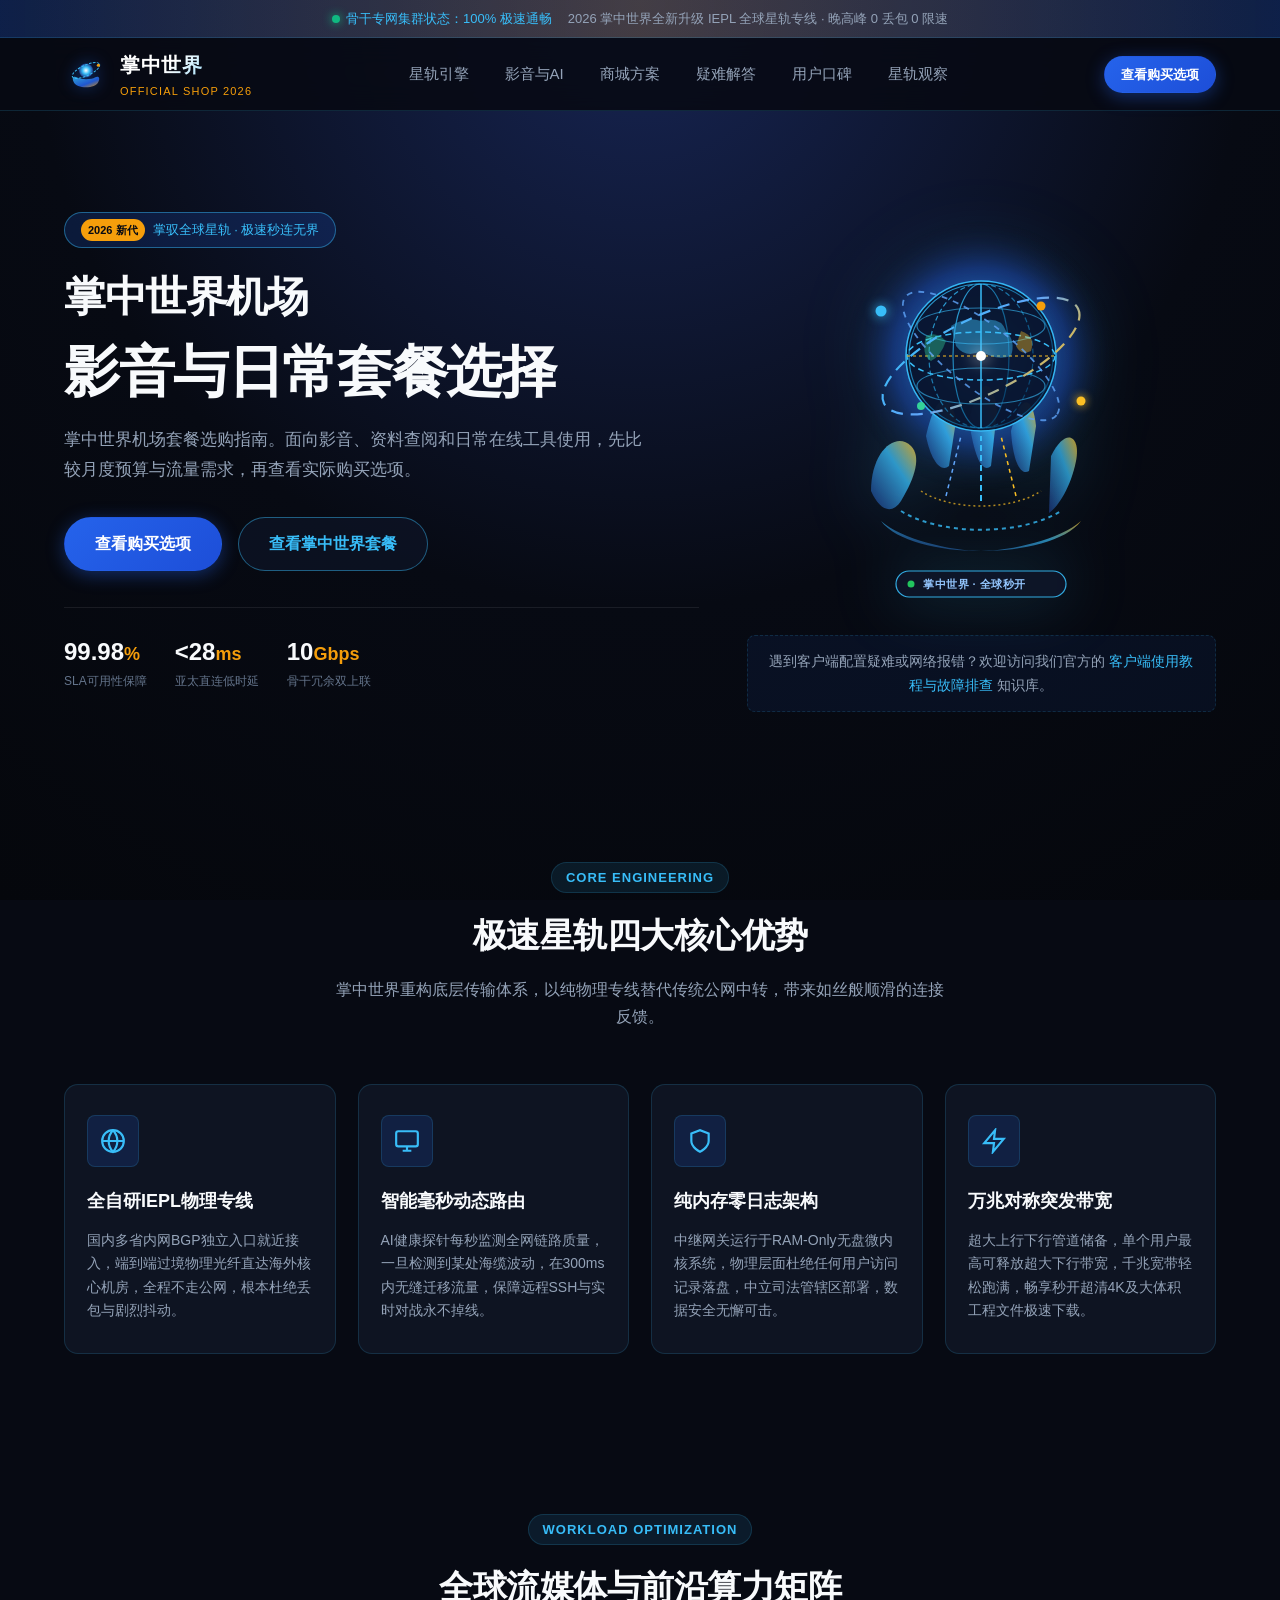
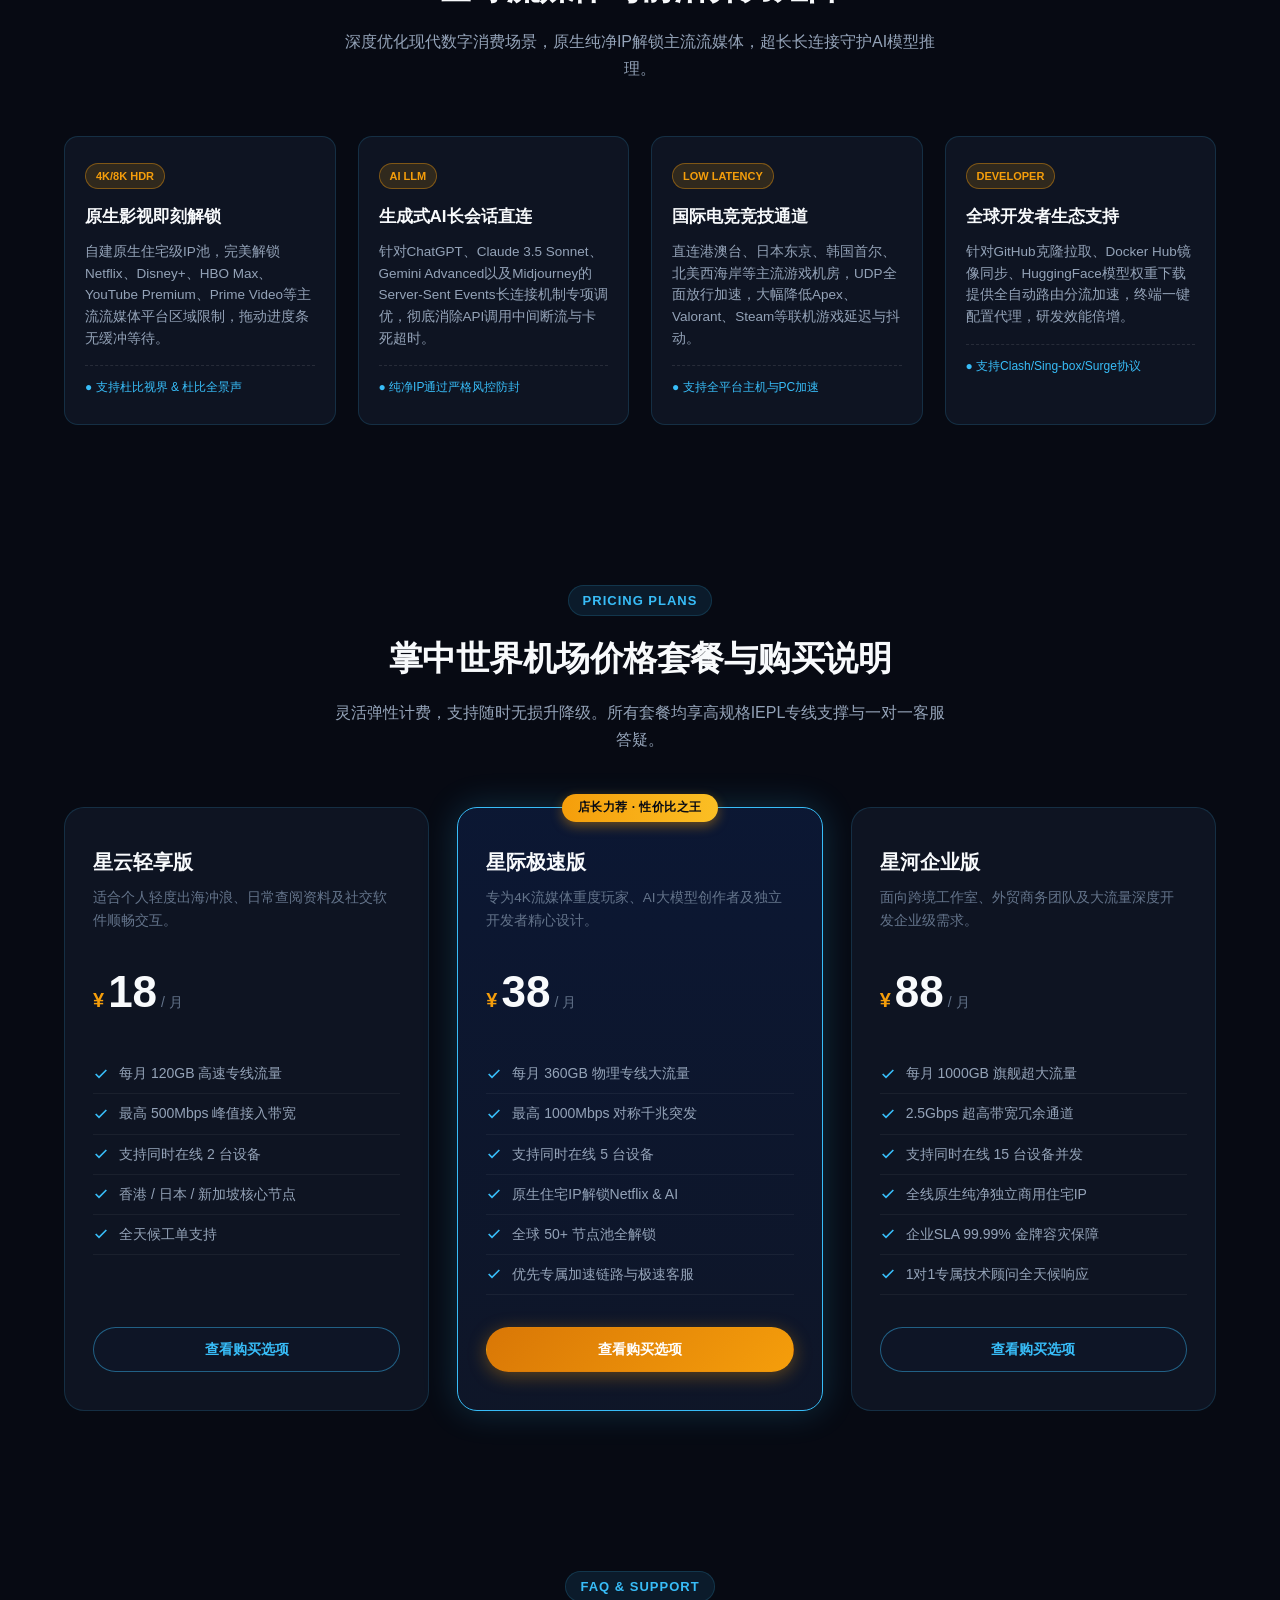
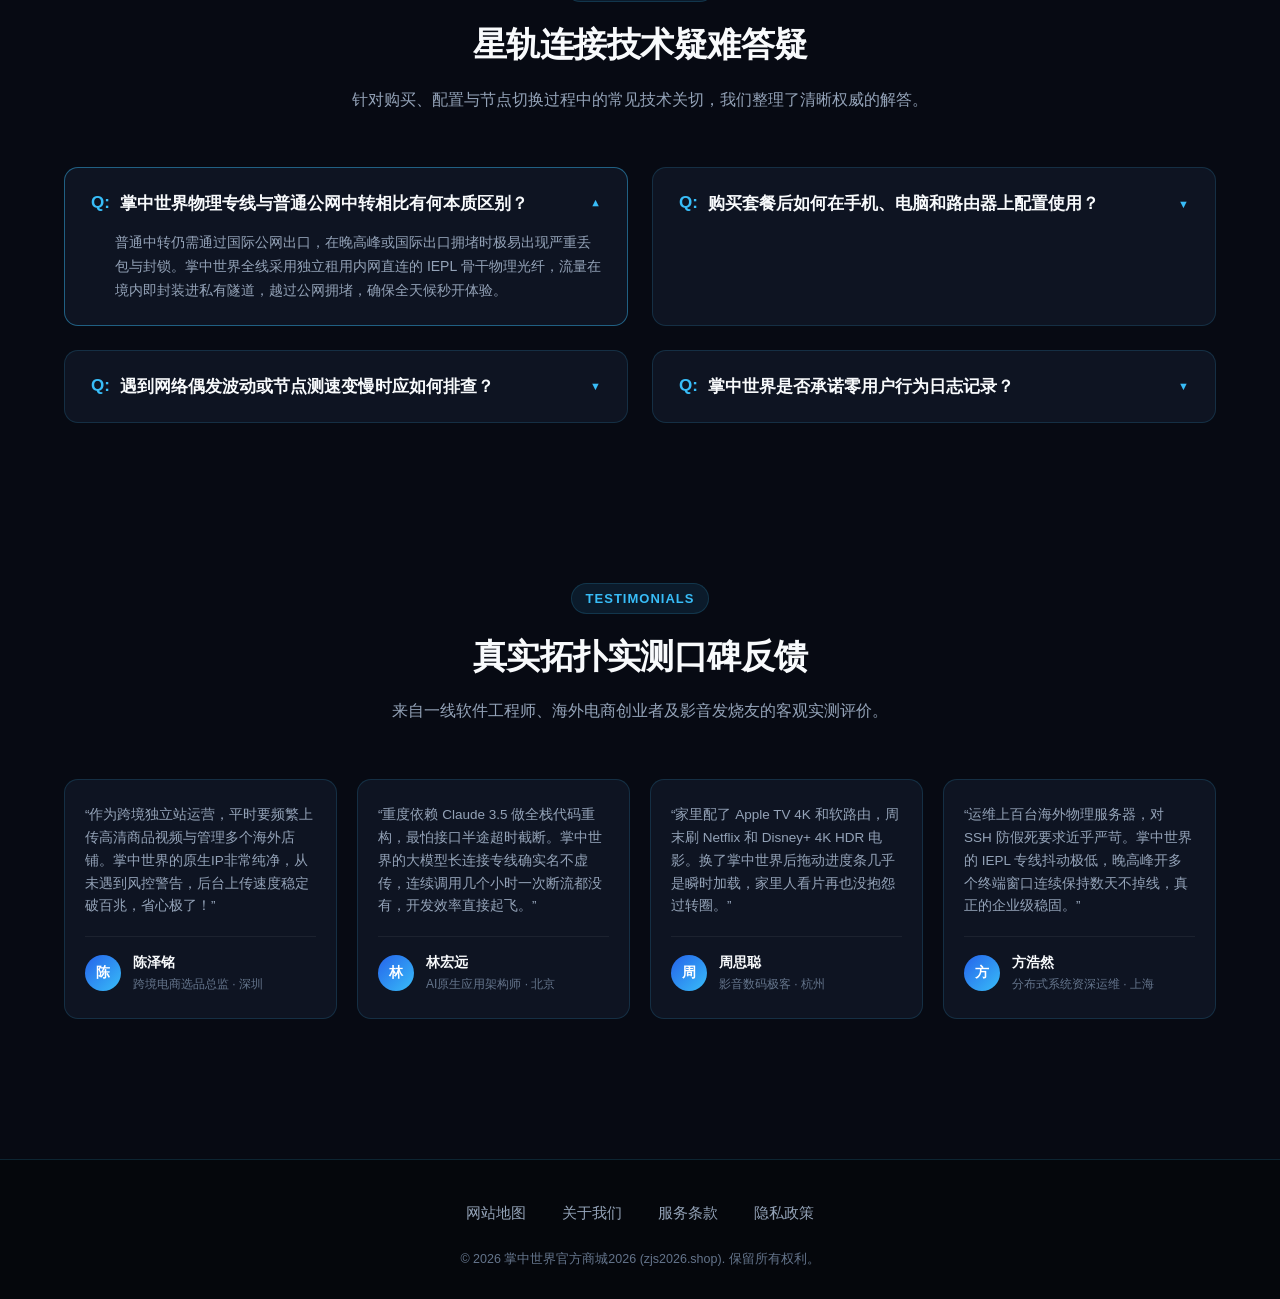
<file: index.html>
<!DOCTYPE html>

<html lang="zh-CN">
<head>
<meta charset="utf-8"/>
<meta content="width=device-width, initial-scale=1" name="viewport"/>
<title>掌中世界机场｜影音与日常套餐选择指南</title>
<meta content="掌中世界机场套餐选购指南。面向影音、资料查阅和日常在线工具使用，先比较月度预算与流量需求，再查看实际购买选项。" name="description"/>
<link href="https://zjs2026.shop/" rel="canonical"/>
<link href="style.css" rel="stylesheet"/>
<!-- Open Graph 社交元数据 -->
<!-- Twitter Card 元数据 -->
<meta content="summary_large_image" name="twitter:card"/>
<meta content="掌中世界机场｜影音与日常套餐选择指南" name="twitter:title"/>
<meta content="掌中世界机场套餐选购指南。面向影音、资料查阅和日常在线工具使用，先比较月度预算与流量需求，再查看实际购买选项。" name="twitter:description"/>
<!-- Schema.org Product 结构化数据 (Rich Snippets) -->
<meta content="website" property="og:type"/>
<meta content="掌中世界" property="og:site_name"/>
<meta content="掌中世界机场｜影音与日常套餐选择指南" property="og:title"/>
<meta content="掌中世界机场套餐选购指南。面向影音、资料查阅和日常在线工具使用，先比较月度预算与流量需求，再查看实际购买选项。" property="og:description"/>
<meta content="https://zjs2026.shop/" property="og:url"/>
<meta content="zh_CN" property="og:locale"/>
<script id="landing-maintenance-schema" type="application/ld+json">{"@context":"https://schema.org","@type":"WebSite","name":"掌中世界机场｜影音与在线工具的选用核查","url":"https://zjs2026.shop/","inLanguage":"zh-CN"}</script>
<link href="landing-maintenance.css" rel="stylesheet"/>
<style id="brand-mobile-fit">@media(max-width:600px){.cosmic-logo-link{flex:0 0 auto!important;gap:6px!important}.cosmic-logo-svg{width:28px!important;height:28px!important;flex:0 0 28px!important}.cosmic-logo-title{font-size:16px!important;white-space:nowrap!important;line-height:1.2!important}.cosmic-logo-sub{display:none!important}.cosmic-logo-text{min-width:0!important;width:auto!important}}</style></head>
<body>
<!-- 顶部状态公告栏 -->
<div class="cosmic-topbar">
<div class="cosmic-container cosmic-topbar-flex">
<div class="pulse-indicator">
<span class="pulse-dot"></span>
<span>骨干专网集群状态：100% 极速通畅</span>
</div>
<div>2026 掌中世界全新升级 IEPL 全球星轨专线 · 晚高峰 0 丢包 0 限速</div>
</div>
</div>
<!-- 吸顶导航栏 -->
<header class="cosmic-nav">
<div class="cosmic-container cosmic-nav-wrap">
<a aria-label="返回首页" class="cosmic-logo-link" href="index.html">
<!-- 主题深度融合：掌托乾坤星轨徽标 -->
<svg aria-label="掌中世界掌托星轨标志" class="cosmic-logo-svg" fill="none" role="img" viewbox="0 0 100 100" xmlns="http://www.w3.org/2000/svg">
<defs>
<lineargradient id="palmOrbitGrad" x1="0%" x2="100%" y1="0%" y2="100%">
<stop offset="0%" stop-color="#38bdf8"></stop>
<stop offset="60%" stop-color="#2563eb"></stop>
<stop offset="100%" stop-color="#f59e0b"></stop>
</lineargradient>
<radialgradient cx="50%" cy="50%" id="planetCoreGrad" r="50%">
<stop offset="0%" stop-color="#ffffff"></stop>
<stop offset="50%" stop-color="#38bdf8"></stop>
<stop offset="100%" stop-color="#1e3a8a"></stop>
</radialgradient>
</defs>
<!-- 托手弧形轮廓 -->
<path d="M22 68 C 28 84, 72 84, 78 68 C 84 56, 76 54, 70 58 C 64 63, 36 63, 30 58 C 24 54, 16 56, 22 68 Z" fill="url(#palmOrbitGrad)" opacity="0.85"></path>
<!-- 核心星体 -->
<circle cx="50" cy="42" fill="url(#planetCoreGrad)" r="16"></circle>
<!-- 倾斜旋转星轨环 -->
<ellipse cx="50" cy="42" fill="none" rx="34" ry="12" stroke="#38bdf8" stroke-dasharray="6 3" stroke-width="2.2" transform="rotate(-25 50 42)"></ellipse>
<circle cx="78" cy="30" fill="#f59e0b" r="3.5"></circle>
</svg>
<div class="cosmic-logo-text">
<span class="cosmic-logo-title">掌中世界</span>
<span class="cosmic-logo-sub">OFFICIAL SHOP 2026</span>
</div>
</a>
<!-- 移动端导航开关 (纯CSS) -->
<input aria-label="打开或关闭导航菜单" class="nav-mobile-toggle" id="cosmicNavToggle" type="checkbox"/>
<!-- 导航项目 -->
<nav class="cosmic-nav-menu">
<ul class="cosmic-nav-list">
<li class="cosmic-nav-item"><a aria-current="page" href="index.html#features">星轨引擎</a></li>
<li class="cosmic-nav-item"><a href="index.html#media-ai">影音与AI</a></li>
<li class="cosmic-nav-item"><a href="index.html#pricing">商城方案</a></li>
<li class="cosmic-nav-item"><a href="index.html#faq">疑难解答</a></li>
<li class="cosmic-nav-item"><a href="index.html#reviews">用户口碑</a></li>
<li class="cosmic-nav-item"><a href="mall-news.html">星轨观察</a></li>
</ul>
</nav>
<!-- 导航右侧 CTA -->
<div class="cosmic-nav-actions">
<a class="btn-cosmic btn-cosmic-primary btn-cosmic-sm" href="https://ww012.twilightaff.com/#/?code=A56DH1Af" rel="nofollow noopener sponsored" target="_blank">查看购买选项</a>
<label aria-label="移动端菜单切换" class="nav-hamburger-label" for="cosmicNavToggle">
<span></span>
<span></span>
<span></span>
</label>
</div>
</div>
</header>
<!-- 主体内容 -->
<main>
<!-- Hero 区域：星轨发射台 (Orbit Launchpad) -->
<section class="cosmic-hero">
<div class="cosmic-container cosmic-hero-grid">
<div class="cosmic-hero-content">
<div class="hero-tag">
<span class="hero-tag-badge">2026 新代</span>
<span>掌驭全球星轨 · 极速秒连无界</span>
</div>
<h1 class="hero-title" data-landing-title="true"><span class="landing-brand">掌中世界机场</span><span class="landing-focus">影音与日常套餐选择</span></h1>
<p class="hero-desc">掌中世界机场套餐选购指南。面向影音、资料查阅和日常在线工具使用，先比较月度预算与流量需求，再查看实际购买选项。</p>
<div class="hero-cta-group">
<a class="btn-cosmic btn-cosmic-primary btn-cosmic-lg" href="https://ww012.twilightaff.com/#/?code=A56DH1Af" rel="nofollow noopener sponsored" target="_blank">查看购买选项</a>
<a class="btn-cosmic btn-cosmic-outline btn-cosmic-lg" data-package-cta="true" href="#pricing">查看掌中世界套餐</a>
</div>
<div class="hero-stats-row">
<div class="hero-stat-item">
<div class="hero-stat-value">99.98<span>%</span></div>
<div class="hero-stat-label">SLA可用性保障</div>
</div>
<div class="hero-stat-item">
<div class="hero-stat-value">&lt;28<span>ms</span></div>
<div class="hero-stat-label">亚太直连低时延</div>
</div>
<div class="hero-stat-item">
<div class="hero-stat-value">10<span>Gbps</span></div>
<div class="hero-stat-label">骨干冗余双上联</div>
</div>
</div>
</div>
<!-- Hero 右侧：手托全息地球/网络旋转动图 -->
<div class="hero-orbit-stage">
<svg aria-label="掌中世界手托全息地球网络旋转动图" class="orbit-svg-canvas" fill="none" role="img" viewbox="0 0 440 420" xmlns="http://www.w3.org/2000/svg">
<defs>
<radialgradient cx="50%" cy="50%" id="globeAtmosphere" r="50%">
<stop offset="0%" stop-color="#38bdf8" stop-opacity="0.9"></stop>
<stop offset="65%" stop-color="#1d4ed8" stop-opacity="0.35"></stop>
<stop offset="100%" stop-color="#0b0f19" stop-opacity="0"></stop>
</radialgradient>
<lineargradient id="handGlowGrad" x1="0%" x2="100%" y1="100%" y2="0%">
<stop offset="0%" stop-color="#1e3a8a" stop-opacity="0.8"></stop>
<stop offset="60%" stop-color="#38bdf8" stop-opacity="0.9"></stop>
<stop offset="100%" stop-color="#fbbf24" stop-opacity="0.95"></stop>
</lineargradient>
<lineargradient id="orbitRingGradA" x1="0%" x2="100%" y1="0%" y2="100%">
<stop offset="0%" stop-color="#38bdf8"></stop>
<stop offset="50%" stop-color="#60a5fa"></stop>
<stop offset="100%" stop-color="#fbbf24"></stop>
</lineargradient>
<lineargradient id="globeGridGrad" x1="0%" x2="100%" y1="0%" y2="100%">
<stop offset="0%" stop-color="#38bdf8" stop-opacity="0.9"></stop>
<stop offset="100%" stop-color="#0284c7" stop-opacity="0.3"></stop>
</lineargradient>
</defs>
<!-- 背景全息漫射光晕 -->
<circle class="globe-atmosphere-pulse" cx="220" cy="165" fill="url(#globeAtmosphere)" r="135"></circle>
<!-- 手托部分 (Cyber Palm Cradle) -->
<g class="palm-cyber-cradle">
<!-- 掌心基座光弧 -->
<path d="M120 330 C150 370, 290 370, 320 330 C300 348, 250 360, 220 360 C190 360, 140 348, 120 330 Z" fill="url(#handGlowGrad)" opacity="0.75"></path>
<!-- 大拇指侧翼承托弧线 -->
<path d="M110 300 C110 260, 135 240, 150 255 C160 265, 155 285, 140 310 C130 325, 118 318, 110 300 Z" fill="url(#handGlowGrad)" opacity="0.85"></path>
<!-- 四指托举向上微曲弧形 -->
<path d="M165 245 C175 200, 190 200, 195 230 L188 275 C180 282, 170 270, 165 245 Z" fill="url(#handGlowGrad)" opacity="0.85"></path>
<path d="M208 230 C218 185, 232 185, 236 220 L230 275 C222 282, 214 270, 208 230 Z" fill="url(#handGlowGrad)" opacity="0.9"></path>
<path d="M250 240 C260 200, 272 205, 275 235 L268 280 C260 285, 252 272, 250 240 Z" fill="url(#handGlowGrad)" opacity="0.85"></path>
<path d="M290 265 C305 235, 320 245, 315 270 C310 295, 298 315, 288 322 Z" fill="url(#handGlowGrad)" opacity="0.8"></path>
<!-- 掌面全息数据纹理线 -->
<path d="M140 320 C180 345, 260 345, 300 320" fill="none" opacity="0.8" stroke="#38bdf8" stroke-dasharray="4 4" stroke-width="2"></path>
<path d="M160 300 C190 320, 250 320, 280 300" fill="none" opacity="0.7" stroke="#fbbf24" stroke-dasharray="2 3" stroke-width="1.5"></path>
<!-- 掌心向上注入地球的能量光束 -->
<line class="beam-vertical-stream" stroke="#38bdf8" stroke-dasharray="6 4" stroke-width="2" x1="220" x2="220" y1="310" y2="245"></line>
<line class="beam-vertical-stream-fast" stroke="#60a5fa" stroke-dasharray="4 4" stroke-width="1.5" x1="185" x2="200" y1="305" y2="245"></line>
<line class="beam-vertical-stream-rev" stroke="#fbbf24" stroke-dasharray="4 4" stroke-width="1.5" x1="255" x2="240" y1="305" y2="245"></line>
</g>
<!-- 掌中旋转地球与全息网络 (Rotating Holographic Earth & Cyber Grid) -->
<g class="hologram-earth-system">
<!-- 地球球体外框与底层深度阴影 -->
<circle cx="220" cy="165" fill="#09142e" opacity="0.95" r="75" stroke="#38bdf8" stroke-width="1.5"></circle>
<!-- 旋转经线组 (模拟3D自转) -->
<g class="globe-longitude-spin">
<ellipse cx="220" cy="165" fill="none" rx="72" ry="72" stroke="url(#globeGridGrad)" stroke-width="1.2"></ellipse>
<ellipse cx="220" cy="165" fill="none" rx="52" ry="72" stroke="url(#globeGridGrad)" stroke-dasharray="5 3" stroke-width="1.2"></ellipse>
<ellipse cx="220" cy="165" fill="none" rx="28" ry="72" stroke="url(#globeGridGrad)" stroke-width="1.2"></ellipse>
<line stroke="#38bdf8" stroke-width="1.5" x1="220" x2="220" y1="93" y2="237"></line>
</g>
<!-- 旋转纬线组 -->
<g class="globe-latitude-grid">
<ellipse cx="220" cy="165" fill="none" rx="74" ry="24" stroke="#38bdf8" stroke-dasharray="6 4" stroke-width="1.5"></ellipse>
<ellipse cx="220" cy="135" fill="none" opacity="0.6" rx="64" ry="18" stroke="#38bdf8" stroke-width="1.2"></ellipse>
<ellipse cx="220" cy="195" fill="none" opacity="0.6" rx="64" ry="18" stroke="#38bdf8" stroke-width="1.2"></ellipse>
<line stroke="#fbbf24" stroke-dasharray="3 3" stroke-width="1.2" x1="146" x2="294" y1="165" y2="165"></line>
</g>
<!-- 地球大陆轮廓飞跃动效 (平移环绕) -->
<g class="globe-continents-drift">
<path d="M190 135 Q205 125 220 130 Q240 125 245 140 Q255 150 250 165 Q235 170 220 160 Q205 168 195 155 Z" fill="#38bdf8" opacity="0.45"></path>
<path d="M165 145 Q175 140 185 150 Q180 165 170 170 Q160 165 165 145 Z" fill="#34d399" opacity="0.4"></path>
<path d="M260 140 Q275 145 270 160 Q260 165 255 155 Z" fill="#fbbf24" opacity="0.4"></path>
</g>
<!-- 外层倾斜星轨环 A (顺时针飞转) -->
<g class="earth-ring-spin-cw">
<ellipse cx="220" cy="165" fill="none" rx="108" ry="38" stroke="url(#orbitRingGradA)" stroke-dasharray="12 8" stroke-width="2.2" transform="rotate(-26 220 165)"></ellipse>
<circle cx="120" cy="120" fill="#38bdf8" filter="drop-shadow(0 0 6px #38bdf8)" r="5.5"></circle>
<circle cx="320" cy="210" fill="#fbbf24" filter="drop-shadow(0 0 5px #fbbf24)" r="4.5"></circle>
</g>
<!-- 逆时针交叉星轨环 B -->
<g class="earth-ring-spin-ccw">
<ellipse cx="220" cy="165" fill="none" opacity="0.8" rx="96" ry="32" stroke="#60a5fa" stroke-dasharray="6 6" stroke-width="1.8" transform="rotate(38 220 165)"></ellipse>
<circle cx="280" cy="115" fill="#f59e0b" r="4.5"></circle>
<circle cx="160" cy="215" fill="#34d399" r="4"></circle>
</g>
<!-- 核心全息亮点 -->
<circle cx="220" cy="165" fill="#ffffff" filter="drop-shadow(0 0 8px #ffffff)" r="5"></circle>
</g>
<!-- 底部状态悬浮标签 -->
<g class="hologram-status-tag">
<rect fill="#0f172a" height="26" opacity="0.9" rx="13" stroke="#38bdf8" stroke-width="1.2" width="170" x="135" y="380"></rect>
<circle class="status-dot-blink" cx="150" cy="393" fill="#22c55e" r="3.5"></circle>
<text fill="#93c5fd" font-size="11" font-weight="600" letter-spacing="0.5" x="162" y="397">掌中世界 · 全球秒开</text>
</g>
</svg>
<div class="interlink-box"><p>遇到客户端配置疑难或网络报错？欢迎访问我们官方的 <a href="https://zjs2026.help/" target="_blank">客户端使用教程与故障排查</a> 知识库。</p></div>
</div>
</div></section>
<!-- 模块一：核心优势（极速星轨引擎 - 4张卡片） -->
<section class="cosmic-section" id="features">
<div class="cosmic-container">
<div class="section-header">
<span class="section-pill">Core Engineering</span>
<h2 class="section-title">极速星轨四大核心优势</h2>
<p class="section-desc">掌中世界重构底层传输体系，以纯物理专线替代传统公网中转，带来如丝般顺滑的连接反馈。</p>
</div>
<div class="features-grid">
<div class="feature-card">
<div class="feature-icon-box">
<svg fill="none" height="26" stroke="currentColor" stroke-width="2" viewbox="0 0 24 24" width="26">
<circle cx="12" cy="12" r="10"></circle>
<path d="M12 2a14.5 14.5 0 0 0 0 20 14.5 14.5 0 0 0 0-20"></path>
<path d="M2 12h20"></path>
</svg>
</div>
<h3 class="feature-card-title">全自研IEPL物理专线</h3>
<p class="feature-card-text">国内多省内网BGP独立入口就近接入，端到端过境物理光纤直达海外核心机房，全程不走公网，根本杜绝丢包与剧烈抖动。</p>
</div>
<div class="feature-card">
<div class="feature-icon-box">
<svg fill="none" height="26" stroke="currentColor" stroke-width="2" viewbox="0 0 24 24" width="26">
<rect height="14" rx="2" ry="2" width="20" x="2" y="3"></rect>
<line x1="8" x2="16" y1="21" y2="21"></line>
<line x1="12" x2="12" y1="17" y2="21"></line>
</svg>
</div>
<h3 class="feature-card-title">智能毫秒动态路由</h3>
<p class="feature-card-text">AI健康探针每秒监测全网链路质量，一旦检测到某处海缆波动，在300ms内无缝迁移流量，保障远程SSH与实时对战永不掉线。</p>
</div>
<div class="feature-card">
<div class="feature-icon-box">
<svg fill="none" height="26" stroke="currentColor" stroke-width="2" viewbox="0 0 24 24" width="26">
<path d="M12 22s8-4 8-10V5l-8-3-8 3v7c0 6 8 10 8 10z"></path>
</svg>
</div>
<h3 class="feature-card-title">纯内存零日志架构</h3>
<p class="feature-card-text">中继网关运行于RAM-Only无盘微内核系统，物理层面杜绝任何用户访问记录落盘，中立司法管辖区部署，数据安全无懈可击。</p>
</div>
<div class="feature-card">
<div class="feature-icon-box">
<svg fill="none" height="26" stroke="currentColor" stroke-width="2" viewbox="0 0 24 24" width="26">
<polygon points="13 2 3 14 12 14 11 22 21 10 12 10 13 2"></polygon>
</svg>
</div>
<h3 class="feature-card-title">万兆对称突发带宽</h3>
<p class="feature-card-text">超大上行下行管道储备，单个用户最高可释放超大下行带宽，千兆宽带轻松跑满，畅享秒开超清4K及大体积工程文件极速下载。</p>
</div>
</div>
</div>
</section>
<!-- 模块二：流媒体与 AI 支持（4张卡片） -->
<section class="cosmic-section" id="media-ai">
<div class="cosmic-container">
<div class="section-header">
<span class="section-pill">Workload Optimization</span>
<h2 class="section-title">全球流媒体与前沿算力矩阵</h2>
<p class="section-desc">深度优化现代数字消费场景，原生纯净IP解锁主流流媒体，超长长连接守护AI模型推理。</p>
</div>
<div class="media-ai-grid">
<div class="media-ai-card">
<span class="media-badge">4K/8K HDR</span>
<h3 class="media-ai-title">原生影视即刻解锁</h3>
<p class="media-ai-desc">自建原生住宅级IP池，完美解锁Netflix、Disney+、HBO Max、YouTube Premium、Prime Video等主流流媒体平台区域限制，拖动进度条无缓冲等待。</p>
<div class="media-spec-tag">
<span>● 支持杜比视界 &amp; 杜比全景声</span>
</div>
</div>
<div class="media-ai-card">
<span class="media-badge">AI LLM</span>
<h3 class="media-ai-title">生成式AI长会话直连</h3>
<p class="media-ai-desc">针对ChatGPT、Claude 3.5 Sonnet、Gemini Advanced以及Midjourney的Server-Sent Events长连接机制专项调优，彻底消除API调用中间断流与卡死超时。</p>
<div class="media-spec-tag">
<span>● 纯净IP通过严格风控防封</span>
</div>
</div>
<div class="media-ai-card">
<span class="media-badge">LOW LATENCY</span>
<h3 class="media-ai-title">国际电竞竞技通道</h3>
<p class="media-ai-desc">直连港澳台、日本东京、韩国首尔、北美西海岸等主流游戏机房，UDP全面放行加速，大幅降低Apex、Valorant、Steam等联机游戏延迟与抖动。</p>
<div class="media-spec-tag">
<span>● 支持全平台主机与PC加速</span>
</div>
</div>
<div class="media-ai-card">
<span class="media-badge">DEVELOPER</span>
<h3 class="media-ai-title">全球开发者生态支持</h3>
<p class="media-ai-desc">针对GitHub克隆拉取、Docker Hub镜像同步、HuggingFace模型权重下载提供全自动路由分流加速，终端一键配置代理，研发效能倍增。</p>
<div class="media-spec-tag">
<span>● 支持Clash/Sing-box/Surge协议</span>
</div>
</div>
</div>
</div>
</section>
<!-- 模块三：官方商城价格方案（3个套餐） -->
<section class="cosmic-section" id="pricing" style=";scroll-margin-top:100px;">
<div class="cosmic-container">
<div class="section-header">
<span class="section-pill">Pricing Plans</span>
<h2 class="section-title">掌中世界机场价格套餐与购买说明</h2>
<p class="section-desc">灵活弹性计费，支持随时无损升降级。所有套餐均享高规格IEPL专线支撑与一对一客服答疑。</p>
</div>
<div class="pricing-grid">
<!-- 套餐一：星云轻享版 -->
<div class="pricing-card">
<h3 class="pricing-name">星云轻享版</h3>
<p class="pricing-intro">适合个人轻度出海冲浪、日常查阅资料及社交软件顺畅交互。</p>
<div class="pricing-price-box">
<span class="pricing-currency">¥</span>
<span class="pricing-amount">18</span>
<span class="pricing-period">/ 月</span>
</div>
<ul class="pricing-feature-list">
<li class="pricing-feature-item">
<svg fill="none" stroke="currentColor" stroke-width="2.5" viewbox="0 0 24 24"><polyline points="20 6 9 17 4 12"></polyline></svg>
                每月 120GB 高速专线流量
              </li>
<li class="pricing-feature-item">
<svg fill="none" stroke="currentColor" stroke-width="2.5" viewbox="0 0 24 24"><polyline points="20 6 9 17 4 12"></polyline></svg>
                最高 500Mbps 峰值接入带宽
              </li>
<li class="pricing-feature-item">
<svg fill="none" stroke="currentColor" stroke-width="2.5" viewbox="0 0 24 24"><polyline points="20 6 9 17 4 12"></polyline></svg>
                支持同时在线 2 台设备
              </li>
<li class="pricing-feature-item">
<svg fill="none" stroke="currentColor" stroke-width="2.5" viewbox="0 0 24 24"><polyline points="20 6 9 17 4 12"></polyline></svg>
                香港 / 日本 / 新加坡核心节点
              </li>
<li class="pricing-feature-item">
<svg fill="none" stroke="currentColor" stroke-width="2.5" viewbox="0 0 24 24"><polyline points="20 6 9 17 4 12"></polyline></svg>
                全天候工单支持
              </li>
</ul>
<div class="pricing-card-action">
<a class="btn-cosmic btn-cosmic-outline" href="https://ww012.twilightaff.com/#/?code=A56DH1Af" rel="nofollow noopener sponsored" target="_blank">查看购买选项</a>
</div>
</div>
<!-- 套餐二：星际极速版 (热门推荐) -->
<div class="pricing-card pricing-card-featured">
<span class="pricing-pill-flag">店长力荐 · 性价比之王</span>
<h3 class="pricing-name">星际极速版</h3>
<p class="pricing-intro">专为4K流媒体重度玩家、AI大模型创作者及独立开发者精心设计。</p>
<div class="pricing-price-box">
<span class="pricing-currency">¥</span>
<span class="pricing-amount">38</span>
<span class="pricing-period">/ 月</span>
</div>
<ul class="pricing-feature-list">
<li class="pricing-feature-item">
<svg fill="none" stroke="currentColor" stroke-width="2.5" viewbox="0 0 24 24"><polyline points="20 6 9 17 4 12"></polyline></svg>
                每月 360GB 物理专线大流量
              </li>
<li class="pricing-feature-item">
<svg fill="none" stroke="currentColor" stroke-width="2.5" viewbox="0 0 24 24"><polyline points="20 6 9 17 4 12"></polyline></svg>
                最高 1000Mbps 对称千兆突发
              </li>
<li class="pricing-feature-item">
<svg fill="none" stroke="currentColor" stroke-width="2.5" viewbox="0 0 24 24"><polyline points="20 6 9 17 4 12"></polyline></svg>
                支持同时在线 5 台设备
              </li>
<li class="pricing-feature-item">
<svg fill="none" stroke="currentColor" stroke-width="2.5" viewbox="0 0 24 24"><polyline points="20 6 9 17 4 12"></polyline></svg>
                原生住宅IP解锁Netflix &amp; AI
              </li>
<li class="pricing-feature-item">
<svg fill="none" stroke="currentColor" stroke-width="2.5" viewbox="0 0 24 24"><polyline points="20 6 9 17 4 12"></polyline></svg>
                全球 50+ 节点池全解锁
              </li>
<li class="pricing-feature-item">
<svg fill="none" stroke="currentColor" stroke-width="2.5" viewbox="0 0 24 24"><polyline points="20 6 9 17 4 12"></polyline></svg>
                优先专属加速链路与极速客服
              </li>
</ul>
<div class="pricing-card-action">
<a class="btn-cosmic btn-cosmic-gold" href="https://ww012.twilightaff.com/#/?code=A56DH1Af" rel="nofollow noopener sponsored" target="_blank">查看购买选项</a>
</div>
</div>
<!-- 套餐三：星河企业版 -->
<div class="pricing-card">
<h3 class="pricing-name">星河企业版</h3>
<p class="pricing-intro">面向跨境工作室、外贸商务团队及大流量深度开发企业级需求。</p>
<div class="pricing-price-box">
<span class="pricing-currency">¥</span>
<span class="pricing-amount">88</span>
<span class="pricing-period">/ 月</span>
</div>
<ul class="pricing-feature-list">
<li class="pricing-feature-item">
<svg fill="none" stroke="currentColor" stroke-width="2.5" viewbox="0 0 24 24"><polyline points="20 6 9 17 4 12"></polyline></svg>
                每月 1000GB 旗舰超大流量
              </li>
<li class="pricing-feature-item">
<svg fill="none" stroke="currentColor" stroke-width="2.5" viewbox="0 0 24 24"><polyline points="20 6 9 17 4 12"></polyline></svg>
                2.5Gbps 超高带宽冗余通道
              </li>
<li class="pricing-feature-item">
<svg fill="none" stroke="currentColor" stroke-width="2.5" viewbox="0 0 24 24"><polyline points="20 6 9 17 4 12"></polyline></svg>
                支持同时在线 15 台设备并发
              </li>
<li class="pricing-feature-item">
<svg fill="none" stroke="currentColor" stroke-width="2.5" viewbox="0 0 24 24"><polyline points="20 6 9 17 4 12"></polyline></svg>
                全线原生纯净独立商用住宅IP
              </li>
<li class="pricing-feature-item">
<svg fill="none" stroke="currentColor" stroke-width="2.5" viewbox="0 0 24 24"><polyline points="20 6 9 17 4 12"></polyline></svg>
                企业SLA 99.99% 金牌容灾保障
              </li>
<li class="pricing-feature-item">
<svg fill="none" stroke="currentColor" stroke-width="2.5" viewbox="0 0 24 24"><polyline points="20 6 9 17 4 12"></polyline></svg>
                1对1专属技术顾问全天候响应
              </li>
</ul>
<div class="pricing-card-action">
<a class="btn-cosmic btn-cosmic-outline" href="https://ww012.twilightaff.com/#/?code=A56DH1Af" rel="nofollow noopener sponsored" target="_blank">查看购买选项</a>
</div>
</div>
</div>
</div>
</section>
<!-- 模块四：常见问题解答（FAQ - 4项） -->
<section class="cosmic-section" id="faq">
<div class="cosmic-container">
<div class="section-header">
<span class="section-pill">Faq &amp; Support</span>
<h2 class="section-title">星轨连接技术疑难答疑</h2>
<p class="section-desc">针对购买、配置与节点切换过程中的常见技术关切，我们整理了清晰权威的解答。</p>
</div>
<div class="faq-grid">
<details class="faq-card" open="">
<summary class="faq-q">
<span class="faq-q-title">
<span class="faq-q-badge">Q:</span>
                掌中世界物理专线与普通公网中转相比有何本质区别？
              </span>
<span class="faq-arrow">▼</span>
</summary>
<p class="faq-a">
              普通中转仍需通过国际公网出口，在晚高峰或国际出口拥堵时极易出现严重丢包与封锁。掌中世界全线采用独立租用内网直连的 IEPL 骨干物理光纤，流量在境内即封装进私有隧道，越过公网拥堵，确保全天候秒开体验。
            </p>
</details>
<details class="faq-card">
<summary class="faq-q">
<span class="faq-q-title">
<span class="faq-q-badge">Q:</span>
                购买套餐后如何在手机、电脑和路由器上配置使用？
              </span>
<span class="faq-arrow">▼</span>
</summary>
<p class="faq-a">
              商城支持一键导入通用订阅，兼容 Windows、macOS、iOS、Android 以及各类 Linux 软路由系统。我们提供标准 Clash Verge、Sing-box、Shadowrocket 等主流客户端的自动化配置导入文档，新手3分钟即可上手。
            </p>
</details>
<details class="faq-card">
<summary class="faq-q">
<span class="faq-q-title">
<span class="faq-q-badge">Q:</span>
                遇到网络偶发波动或节点测速变慢时应如何排查？
              </span>
<span class="faq-arrow">▼</span>
</summary>
<p class="faq-a">
              掌中世界的订阅已内置 URL-Test 智能自动分流测速组，系统会实时挑选延迟最低的优质节点。如果您需要特定国家地区，可在客户端中手动切换备用直连节点，也可以通过我们的帮助中心获取最新节点维护公告。
            </p>
</details>
<details class="faq-card">
<summary class="faq-q">
<span class="faq-q-title">
<span class="faq-q-badge">Q:</span>
                掌中世界是否承诺零用户行为日志记录？
              </span>
<span class="faq-arrow">▼</span>
</summary>
<p class="faq-a">
              我们严格践行严格的 No-Logs 零日志准则。中继服务器内核运行在只读内存介质中，任何会话数据在连接关闭时自动清空，绝不记录任何访问记录、DNS 查询目标或传输明细，全力捍卫您的数字隐私。
            </p>
</details>
</div>
</div>
</section>
<!-- 模块五：用户真实口碑（4位评价） -->
<section class="cosmic-section" id="reviews">
<div class="cosmic-container">
<div class="section-header">
<span class="section-pill">Testimonials</span>
<h2 class="section-title">真实拓扑实测口碑反馈</h2>
<p class="section-desc">来自一线软件工程师、海外电商创业者及影音发烧友的客观实测评价。</p>
</div>
<div class="reviews-grid">
<div class="review-card">
<p class="review-text">
              “作为跨境独立站运营，平时要频繁上传高清商品视频与管理多个海外店铺。掌中世界的原生IP非常纯净，从未遇到风控警告，后台上传速度稳定破百兆，省心极了！”
            </p>
<div class="review-author">
<div class="review-avatar">陈</div>
<div class="review-meta">
<span class="review-name">陈泽铭</span>
<span class="review-role">跨境电商选品总监 · 深圳</span>
</div>
</div>
</div>
<div class="review-card">
<p class="review-text">
              “重度依赖 Claude 3.5 做全栈代码重构，最怕接口半途超时截断。掌中世界的大模型长连接专线确实名不虚传，连续调用几个小时一次断流都没有，开发效率直接起飞。”
            </p>
<div class="review-author">
<div class="review-avatar">林</div>
<div class="review-meta">
<span class="review-name">林宏远</span>
<span class="review-role">AI原生应用架构师 · 北京</span>
</div>
</div>
</div>
<div class="review-card">
<p class="review-text">
              “家里配了 Apple TV 4K 和软路由，周末刷 Netflix 和 Disney+ 4K HDR 电影。换了掌中世界后拖动进度条几乎是瞬时加载，家里人看片再也没抱怨过转圈。”
            </p>
<div class="review-author">
<div class="review-avatar">周</div>
<div class="review-meta">
<span class="review-name">周思聪</span>
<span class="review-role">影音数码极客 · 杭州</span>
</div>
</div>
</div>
<div class="review-card">
<p class="review-text">
              “运维上百台海外物理服务器，对 SSH 防假死要求近乎严苛。掌中世界的 IEPL 专线抖动极低，晚高峰开多个终端窗口连续保持数天不掉线，真正的企业级稳固。”
            </p>
<div class="review-author">
<div class="review-avatar">方</div>
<div class="review-meta">
<span class="review-name">方浩然</span>
<span class="review-role">分布式系统资深运维 · 上海</span>
</div>
</div>
</div>
</div>
</div>
</section>
</main>
<!-- 页脚：严格仅展示4个标题，分别在单独页面中打开 (全中文) -->
<footer class="cosmic-footer">
<div class="cosmic-container">
<ul class="cosmic-footer-nav">
<li><a href="sitemap.html">网站地图</a></li>
<li><a href="about.html">关于我们</a></li>
<li><a href="terms.html">服务条款</a></li>
<li><a href="privacy.html">隐私政策</a></li>
</ul>
<div class="cosmic-footer-copy">
        © 2026 掌中世界官方商城2026 (zjs2026.shop). 保留所有权利。
      </div>
</div>
</footer>
<!-- 移动端导航点击后自动收起微脚本 (原生无依赖) -->
<script>
    document.querySelectorAll('.cosmic-nav-item a').forEach(function(l) {
      l.addEventListener('click', function() {
        var t = document.getElementById('cosmicNavToggle');
        if (t) t.checked = false;
      });
    });
  </script>
</body>
</html>
</file>
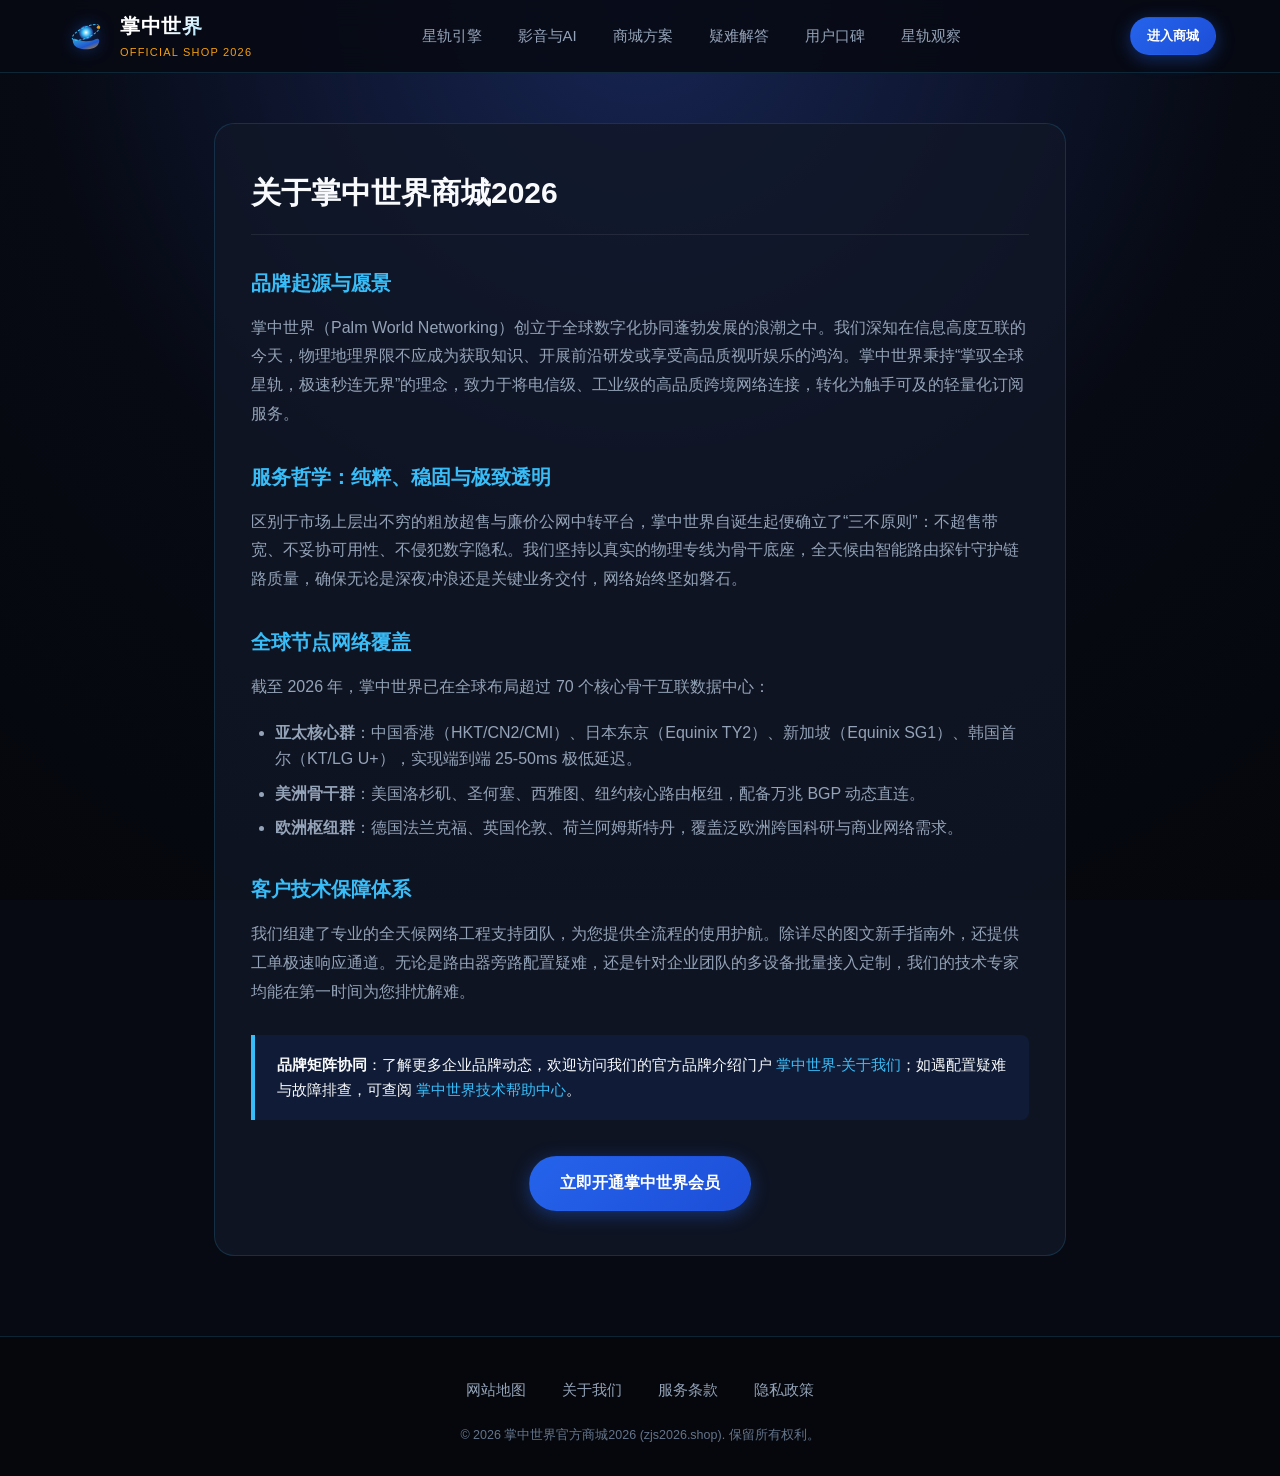
<file: about.html>
<!DOCTYPE html>
<html lang="zh-CN">
<head>
  <meta charset="UTF-8">
  <meta name="viewport" content="width=device-width, initial-scale=1">
  <title>关于我们 - 掌中世界商城2026 | 打造极速稳定的数字出海桥梁</title>
  <meta name="description" content="关于掌中世界商城2026。我们致力于以电信级物理专线构建全球高速互联网络加速基石，让跨境视听与AI协同极速秒开，为您提供值得长久信赖的优质机场推荐服务。">
  
  <link rel="canonical" href="https://zjs2026.shop/about.html">
  <link rel="stylesheet" href="style.css">
  <meta property="og:type" content="article">
  <meta property="og:site_name" content="掌中世界">
  <meta property="og:title" content="关于我们 - 掌中世界商城2026 | 打造极速稳定的数字出海桥梁">
  <meta property="og:description" content="关于掌中世界商城2026。我们致力于以电信级物理专线构建全球高速互联网络加速基石，让跨境视听与AI协同极速秒开，为您提供值得长久信赖的优质机场推荐服务。">
  <meta property="og:url" content="https://zjs2026.shop/about.html">
  
  <meta property="og:locale" content="zh_CN">

<meta name="twitter:title" content="关于我们 - 掌中世界商城2026 | 打造极速稳定的数字出海桥梁">
<meta name="twitter:description" content="关于掌中世界商城2026。我们致力于以电信级物理专线构建全球高速互联网络加速基石，让跨境视听与AI协同极速秒开，为您提供值得长久信赖的优质机场推荐服务。">
<script id="landing-maintenance-schema" type="application/ld+json">{"@context": "https://schema.org", "@type": "BreadcrumbList", "itemListElement": [{"@type": "ListItem", "position": 1, "name": "掌中世界机场", "item": "https://zjs2026.shop/"}, {"@type": "ListItem", "position": 2, "name": "关于我们 - 掌中世界商城2026 | 打造极速稳定的数字出海桥梁", "item": "https://zjs2026.shop/about.html"}]}</script>
</head>
<body>

  <!-- 吸顶导航栏 (与首页完全一致) -->
  <header class="cosmic-nav">
    <div class="cosmic-container cosmic-nav-wrap">
      <a href="index.html" class="cosmic-logo-link" aria-label="返回首页">
        <!-- 主题深度融合：掌托乾坤星轨徽标 -->
        <svg class="cosmic-logo-svg" viewBox="0 0 100 100" fill="none" xmlns="http://www.w3.org/2000/svg" role="img" aria-label="掌中世界掌托星轨标志">
          <defs>
            <linearGradient id="palmOrbitGrad" x1="0%" y1="0%" x2="100%" y2="100%">
              <stop offset="0%" stop-color="#38bdf8" />
              <stop offset="60%" stop-color="#2563eb" />
              <stop offset="100%" stop-color="#f59e0b" />
            </linearGradient>
            <radialGradient id="planetCoreGrad" cx="50%" cy="50%" r="50%">
              <stop offset="0%" stop-color="#ffffff" />
              <stop offset="50%" stop-color="#38bdf8" />
              <stop offset="100%" stop-color="#1e3a8a" />
            </radialGradient>
          </defs>
          <!-- 托手弧形轮廓 -->
          <path d="M22 68 C 28 84, 72 84, 78 68 C 84 56, 76 54, 70 58 C 64 63, 36 63, 30 58 C 24 54, 16 56, 22 68 Z" fill="url(#palmOrbitGrad)" opacity="0.85" />
          <!-- 核心星体 -->
          <circle cx="50" cy="42" r="16" fill="url(#planetCoreGrad)" />
          <!-- 倾斜旋转星轨环 -->
          <ellipse cx="50" cy="42" rx="34" ry="12" stroke="#38bdf8" stroke-width="2.2" stroke-dasharray="6 3" transform="rotate(-25 50 42)" fill="none" />
          <circle cx="78" cy="30" r="3.5" fill="#f59e0b" />
        </svg>
        <div class="cosmic-logo-text">
          <span class="cosmic-logo-title">掌中世界</span>
          <span class="cosmic-logo-sub">OFFICIAL SHOP 2026</span>
        </div>
      </a>

      <!-- 移动端导航开关 (纯CSS) -->
      <input type="checkbox" id="cosmicNavToggle" class="nav-mobile-toggle" aria-label="打开或关闭导航菜单">
      
      <!-- 导航项目 -->
      <nav class="cosmic-nav-menu">
        <ul class="cosmic-nav-list">
          <li class="cosmic-nav-item"><a href="index.html#features" aria-current="page">星轨引擎</a></li>
          <li class="cosmic-nav-item"><a href="index.html#media-ai">影音与AI</a></li>
          <li class="cosmic-nav-item"><a href="index.html#pricing">商城方案</a></li>
          <li class="cosmic-nav-item"><a href="index.html#faq">疑难解答</a></li>
          <li class="cosmic-nav-item"><a href="index.html#reviews">用户口碑</a></li>
          <li class="cosmic-nav-item"><a href="mall-news.html">星轨观察</a></li>
        </ul>
      </nav>

      <!-- 导航右侧 CTA -->
      <div class="cosmic-nav-actions">
        <a href="https://ww012.twilightaff.com/#/?code=A56DH1Af" target="_blank" class="btn-cosmic btn-cosmic-primary btn-cosmic-sm" rel="nofollow noopener sponsored">
          进入商城
        </a>
        <label for="cosmicNavToggle" class="nav-hamburger-label" aria-label="移动端菜单切换">
          <span></span>
          <span></span>
          <span></span>
        </label>
      </div>
    </div>
  </header>

  <main class="policy-page">
    <div class="policy-card">
      <h1>关于掌中世界商城2026</h1>
      
      <h2>品牌起源与愿景</h2>
      <p>掌中世界（Palm World Networking）创立于全球数字化协同蓬勃发展的浪潮之中。我们深知在信息高度互联的今天，物理地理界限不应成为获取知识、开展前沿研发或享受高品质视听娱乐的鸿沟。掌中世界秉持“掌驭全球星轨，极速秒连无界”的理念，致力于将电信级、工业级的高品质跨境网络连接，转化为触手可及的轻量化订阅服务。</p>

      <h2>服务哲学：纯粹、稳固与极致透明</h2>
      <p>区别于市场上层出不穷的粗放超售与廉价公网中转平台，掌中世界自诞生起便确立了“三不原则”：不超售带宽、不妥协可用性、不侵犯数字隐私。我们坚持以真实的物理专线为骨干底座，全天候由智能路由探针守护链路质量，确保无论是深夜冲浪还是关键业务交付，网络始终坚如磐石。</p>

      <h2>全球节点网络覆盖</h2>
      <p>截至 2026 年，掌中世界已在全球布局超过 70 个核心骨干互联数据中心：</p>
      <ul>
        <li><strong>亚太核心群</strong>：中国香港（HKT/CN2/CMI）、日本东京（Equinix TY2）、新加坡（Equinix SG1）、韩国首尔（KT/LG U+），实现端到端 25-50ms 极低延迟。</li>
        <li><strong>美洲骨干群</strong>：美国洛杉矶、圣何塞、西雅图、纽约核心路由枢纽，配备万兆 BGP 动态直连。</li>
        <li><strong>欧洲枢纽群</strong>：德国法兰克福、英国伦敦、荷兰阿姆斯特丹，覆盖泛欧洲跨国科研与商业网络需求。</li>
      </ul>

      <h2>客户技术保障体系</h2>
      <p>我们组建了专业的全天候网络工程支持团队，为您提供全流程的使用护航。除详尽的图文新手指南外，还提供工单极速响应通道。无论是路由器旁路配置疑难，还是针对企业团队的多设备批量接入定制，我们的技术专家均能在第一时间为您排忧解难。</p>

      <div class="article-highlight-box">
        <strong>品牌矩阵协同</strong>：了解更多企业品牌动态，欢迎访问我们的官方品牌介绍门户 <a href="https://zjs2026.my" target="_blank">掌中世界-关于我们</a>；如遇配置疑难与故障排查，可查阅 <a href="https://zjs2026.help" target="_blank">掌中世界技术帮助中心</a>。
      </div>

      <div class="page-action-center">
        <a href="https://ww012.twilightaff.com/#/?code=A56DH1Af" target="_blank" class="btn-cosmic btn-cosmic-primary btn-cosmic-lg" rel="nofollow noopener sponsored">
          立即开通掌中世界会员
        </a>
      </div>
    </div>
  </main>

  <!-- 页脚 (与首页完全一致) -->
  <footer class="cosmic-footer">
    <div class="cosmic-container">
      <ul class="cosmic-footer-nav">
        <li><a href="sitemap.html">网站地图</a></li>
        <li><a href="about.html">关于我们</a></li>
        <li><a href="terms.html">服务条款</a></li>
        <li><a href="privacy.html">隐私政策</a></li>
      </ul>
      <div class="cosmic-footer-copy">
        &copy; 2026 掌中世界官方商城2026 (zjs2026.shop). 保留所有权利。
      </div>
    </div>
  </footer>

  <script>
    document.querySelectorAll('.cosmic-nav-item a').forEach(function(l) {
      l.addEventListener('click', function() {
        var t = document.getElementById('cosmicNavToggle');
        if (t) t.checked = false;
      });
    });
  </script>
</body>
</html>
</file>
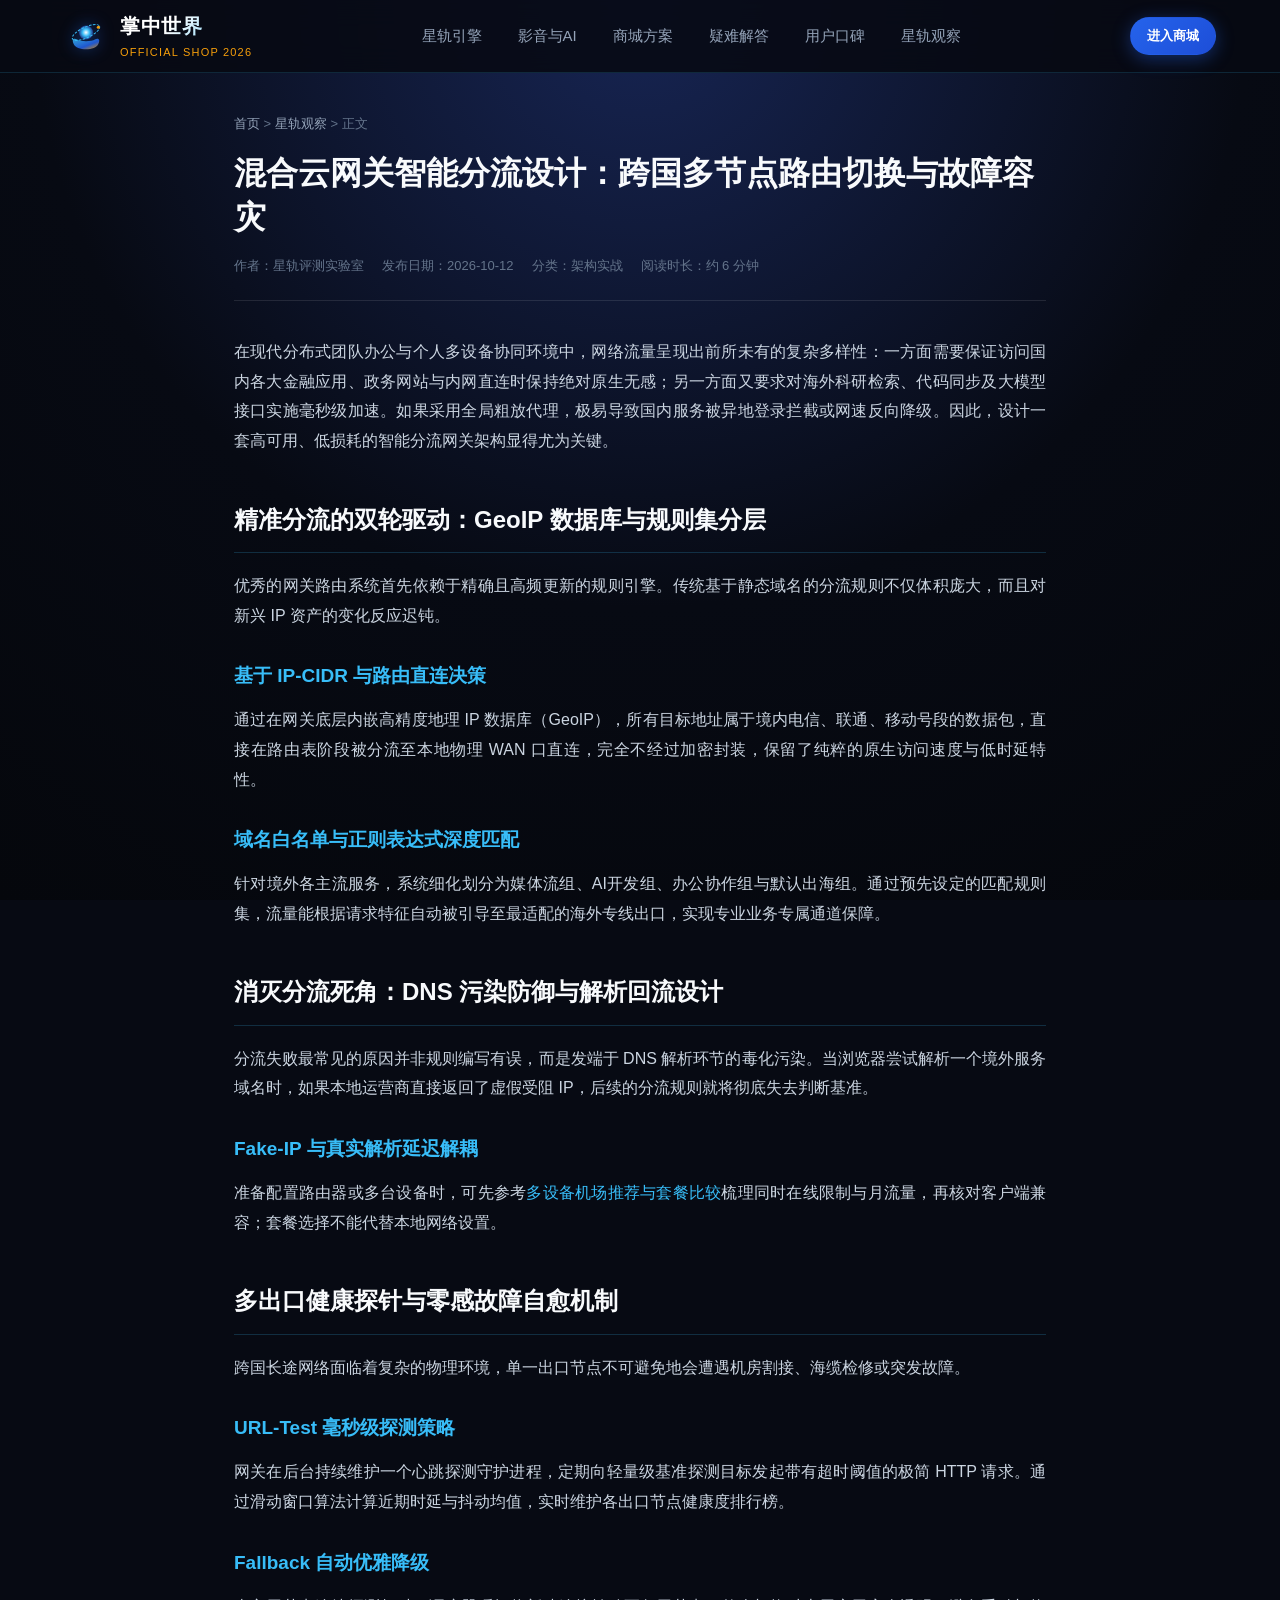
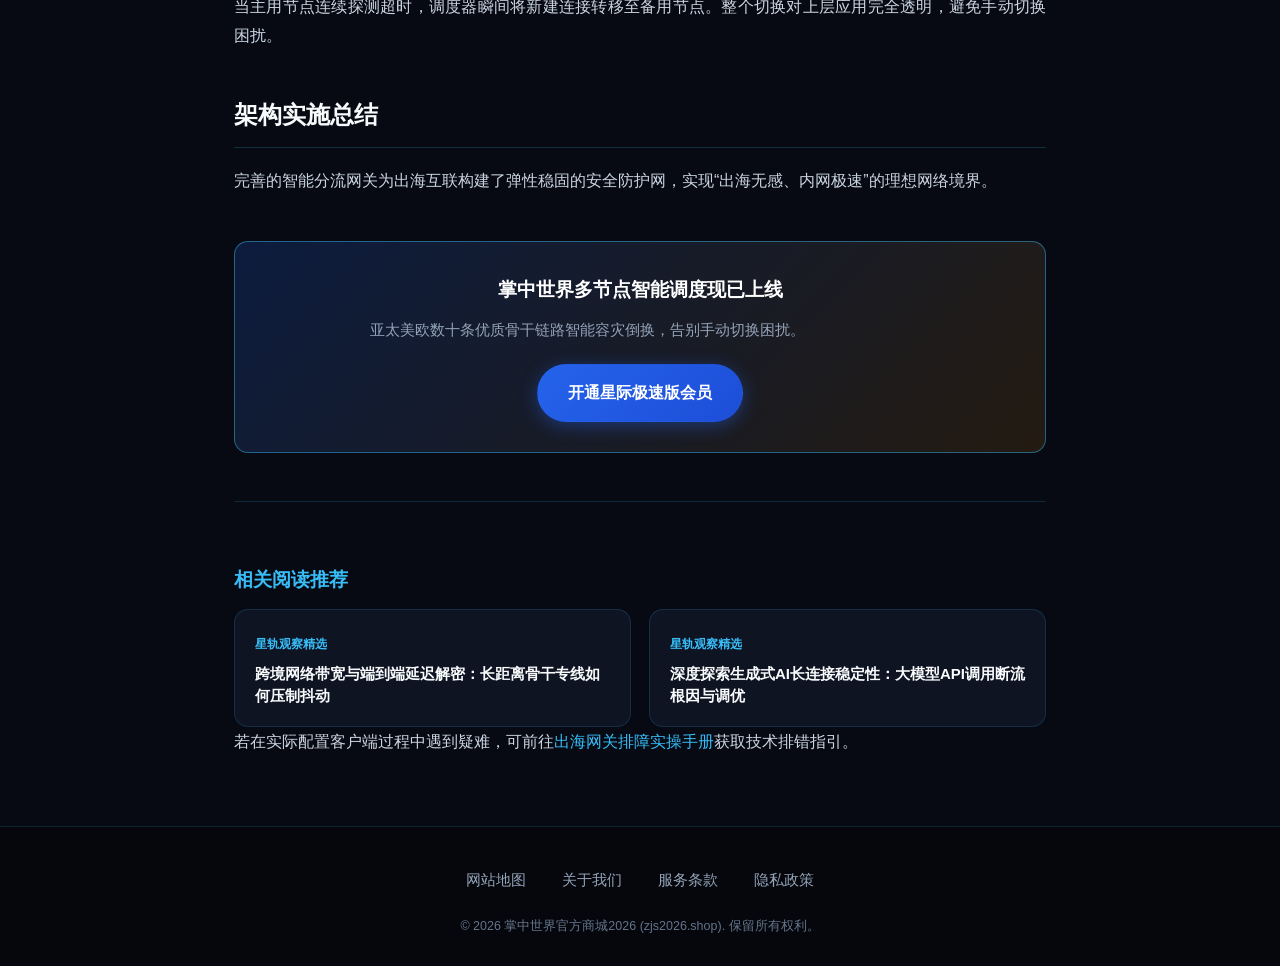
<file: cloud-gateway-traffic-routing.html>
<!DOCTYPE html>

<html lang="zh-CN">
<head>
<meta charset="utf-8"/>
<meta content="width=device-width, initial-scale=1" name="viewport"/>
<title>混合云网关智能分流设计：跨国多节点路由切换与故障容灾 - 星轨观察</title>
<meta content="掌中世界专栏精选：围绕“混合云网关智能分流设计：跨国多节点路由切换与故障容灾”展开全面解析。依托电信级物理专线网络加速体系，保障4K高清视频与前沿AI应用极速秒开，是2026年出海互联的高品质机场推荐参考。" name="description"/>
<link href="https://zjs2026.shop/cloud-gateway-traffic-routing.html" rel="canonical"/>
<link href="style.css" rel="stylesheet"/>
<meta content="article" property="og:type"/>
<meta content="掌中世界" property="og:site_name"/>
<meta content="混合云网关智能分流设计：跨国多节点路由切换与故障容灾 - 星轨观察" property="og:title"/>
<meta content="掌中世界专栏精选：围绕“混合云网关智能分流设计：跨国多节点路由切换与故障容灾”展开全面解析。依托电信级物理专线网络加速体系，保障4K高清视频与前沿AI应用极速秒开，是2026年出海互联的高品质机场推荐参考。" property="og:description"/>
<meta content="https://zjs2026.shop/cloud-gateway-traffic-routing.html" property="og:url"/>
<meta content="zh_CN" property="og:locale"/>
<script type="application/ld+json">{"@context": "https://schema.org", "@graph": [{"@type": "Article", "headline": "混合云网关智能分流设计：跨国多节点路由切换与故障容灾", "description": "掌中世界专栏精选：围绕“混合云网关智能分流设计：跨国多节点路由切换与故障容灾”展开全面解析。依托电信级物理专线网络加速体系，保障4K高清视频与前沿AI应用极速秒开，是2026年出海互联的高品质机场推荐参考。", "author": {"@type": "Organization", "name": "掌中世界"}, "publisher": {"@type": "Organization", "name": "掌中世界官方商城2026"}, "mainEntityOfPage": "https://zjs2026.shop/cloud-gateway-traffic-routing.html", "inLanguage": "zh-CN"}, {"@type": "BreadcrumbList", "itemListElement": [{"@type": "ListItem", "position": 1, "name": "首页", "item": "https://zjs2026.shop/"}, {"@type": "ListItem", "position": 2, "name": "星轨观察", "item": "https://zjs2026.shop/mall-news.html"}, {"@type": "ListItem", "position": 3, "name": "混合云网关智能分流设计：跨国多节点路由切换与故障容灾", "item": "https://zjs2026.shop/cloud-gateway-traffic-routing.html"}]}]}</script>
<meta content="混合云网关智能分流设计：跨国多节点路由切换与故障容灾 - 星轨观察" name="twitter:title"/>
<meta content="掌中世界专栏精选：围绕“混合云网关智能分流设计：跨国多节点路由切换与故障容灾”展开全面解析。依托电信级物理专线网络加速体系，保障4K高清视频与前沿AI应用极速秒开，是2026年出海互联的高品质机场推荐参考。" name="twitter:description"/>
<script id="landing-maintenance-schema" type="application/ld+json">{"@context": "https://schema.org", "@type": "BreadcrumbList", "itemListElement": [{"@type": "ListItem", "position": 1, "name": "掌中世界机场", "item": "https://zjs2026.shop/"}, {"@type": "ListItem", "position": 2, "name": "混合云网关智能分流设计：跨国多节点路由切换与故障容灾 - 星轨观察", "item": "https://zjs2026.shop/cloud-gateway-traffic-routing.html"}]}</script>
</head>
<body>
<!-- 吸顶导航栏 -->
<header class="cosmic-nav">
<div class="cosmic-container cosmic-nav-wrap">
<a aria-label="返回首页" class="cosmic-logo-link" href="index.html">
<!-- 主题深度融合：掌托乾坤星轨徽标 -->
<svg aria-label="掌中世界掌托星轨标志" class="cosmic-logo-svg" fill="none" role="img" viewbox="0 0 100 100" xmlns="http://www.w3.org/2000/svg">
<defs>
<lineargradient id="palmOrbitGrad" x1="0%" x2="100%" y1="0%" y2="100%">
<stop offset="0%" stop-color="#38bdf8"></stop>
<stop offset="60%" stop-color="#2563eb"></stop>
<stop offset="100%" stop-color="#f59e0b"></stop>
</lineargradient>
<radialgradient cx="50%" cy="50%" id="planetCoreGrad" r="50%">
<stop offset="0%" stop-color="#ffffff"></stop>
<stop offset="50%" stop-color="#38bdf8"></stop>
<stop offset="100%" stop-color="#1e3a8a"></stop>
</radialgradient>
</defs>
<!-- 托手弧形轮廓 -->
<path d="M22 68 C 28 84, 72 84, 78 68 C 84 56, 76 54, 70 58 C 64 63, 36 63, 30 58 C 24 54, 16 56, 22 68 Z" fill="url(#palmOrbitGrad)" opacity="0.85"></path>
<!-- 核心星体 -->
<circle cx="50" cy="42" fill="url(#planetCoreGrad)" r="16"></circle>
<!-- 倾斜旋转星轨环 -->
<ellipse cx="50" cy="42" fill="none" rx="34" ry="12" stroke="#38bdf8" stroke-dasharray="6 3" stroke-width="2.2" transform="rotate(-25 50 42)"></ellipse>
<circle cx="78" cy="30" fill="#f59e0b" r="3.5"></circle>
</svg>
<div class="cosmic-logo-text">
<span class="cosmic-logo-title">掌中世界</span>
<span class="cosmic-logo-sub">OFFICIAL SHOP 2026</span>
</div>
</a>
<!-- 移动端导航开关 (纯CSS) -->
<input aria-label="打开或关闭导航菜单" class="nav-mobile-toggle" id="cosmicNavToggle" type="checkbox"/>
<!-- 导航项目 -->
<nav class="cosmic-nav-menu">
<ul class="cosmic-nav-list">
<li class="cosmic-nav-item"><a aria-current="page" href="index.html#features">星轨引擎</a></li>
<li class="cosmic-nav-item"><a href="index.html#media-ai">影音与AI</a></li>
<li class="cosmic-nav-item"><a href="index.html#pricing">商城方案</a></li>
<li class="cosmic-nav-item"><a href="index.html#faq">疑难解答</a></li>
<li class="cosmic-nav-item"><a href="index.html#reviews">用户口碑</a></li>
<li class="cosmic-nav-item"><a href="mall-news.html">星轨观察</a></li>
</ul>
</nav>
<!-- 导航右侧 CTA -->
<div class="cosmic-nav-actions">
<a class="btn-cosmic btn-cosmic-primary btn-cosmic-sm" href="https://ww012.twilightaff.com/#/?code=A56DH1Af" rel="nofollow noopener sponsored" target="_blank">
          进入商城
        </a>
<label aria-label="移动端菜单切换" class="nav-hamburger-label" for="cosmicNavToggle">
<span></span>
<span></span>
<span></span>
</label>
</div>
</div>
</header>
<main class="article-container">
<div class="article-header">
<div class="article-breadcrumb">
<a href="index.html">首页</a> &gt; <a href="mall-news.html">星轨观察</a> &gt; 正文
      </div>
<h1 class="article-headline">混合云网关智能分流设计：跨国多节点路由切换与故障容灾</h1>
<div class="article-meta-bar">
<span>作者：星轨评测实验室</span>
<span>发布日期：2026-10-12</span>
<span>分类：架构实战</span>
<span>阅读时长：约 6 分钟</span>
</div>
</div>
<article class="article-content">
<p>
        在现代分布式团队办公与个人多设备协同环境中，网络流量呈现出前所未有的复杂多样性：一方面需要保证访问国内各大金融应用、政务网站与内网直连时保持绝对原生无感；另一方面又要求对海外科研检索、代码同步及大模型接口实施毫秒级加速。如果采用全局粗放代理，极易导致国内服务被异地登录拦截或网速反向降级。因此，设计一套高可用、低损耗的智能分流网关架构显得尤为关键。
      </p>
<h2>精准分流的双轮驱动：GeoIP 数据库与规则集分层</h2>
<p>
        优秀的网关路由系统首先依赖于精确且高频更新的规则引擎。传统基于静态域名的分流规则不仅体积庞大，而且对新兴 IP 资产的变化反应迟钝。
      </p>
<h3>基于 IP-CIDR 与路由直连决策</h3>
<p>
        通过在网关底层内嵌高精度地理 IP 数据库（GeoIP），所有目标地址属于境内电信、联通、移动号段的数据包，直接在路由表阶段被分流至本地物理 WAN 口直连，完全不经过加密封装，保留了纯粹的原生访问速度与低时延特性。
      </p>
<h3>域名白名单与正则表达式深度匹配</h3>
<p>
        针对境外各主流服务，系统细化划分为媒体流组、AI开发组、办公协作组与默认出海组。通过预先设定的匹配规则集，流量能根据请求特征自动被引导至最适配的海外专线出口，实现专业业务专属通道保障。
      </p>
<h2>消灭分流死角：DNS 污染防御与解析回流设计</h2>
<p>
        分流失败最常见的原因并非规则编写有误，而是发端于 DNS 解析环节的毒化污染。当浏览器尝试解析一个境外服务域名时，如果本地运营商直接返回了虚假受阻 IP，后续的分流规则就将彻底失去判断基准。
      </p>
<h3>Fake-IP 与真实解析延迟解耦</h3>
<p>准备配置路由器或多台设备时，可先参考<a href="https://jichangtuijan.top/" rel="sponsored nofollow noopener" target="_blank">多设备机场推荐与套餐比较</a>梳理同时在线限制与月流量，再核对客户端兼容；套餐选择不能代替本地网络设置。</p>
<h2>多出口健康探针与零感故障自愈机制</h2>
<p>
        跨国长途网络面临着复杂的物理环境，单一出口节点不可避免地会遭遇机房割接、海缆检修或突发故障。
      </p>
<h3>URL-Test 毫秒级探测策略</h3>
<p>
        网关在后台持续维护一个心跳探测守护进程，定期向轻量级基准探测目标发起带有超时阈值的极简 HTTP 请求。通过滑动窗口算法计算近期时延与抖动均值，实时维护各出口节点健康度排行榜。
      </p>
<h3>Fallback 自动优雅降级</h3>
<p>
        当主用节点连续探测超时，调度器瞬间将新建连接转移至备用节点。整个切换对上层应用完全透明，避免手动切换困扰。
      </p>
<h2>架构实施总结</h2>
<p>
        完善的智能分流网关为出海互联构建了弹性稳固的安全防护网，实现“出海无感、内网极速”的理想网络境界。
      </p>
<div class="article-cta-box">
<h3>掌中世界多节点智能调度现已上线</h3>
<p>亚太美欧数十条优质骨干链路智能容灾倒换，告别手动切换困扰。</p>
<a class="btn-cosmic btn-cosmic-primary btn-cosmic-lg" href="https://ww012.twilightaff.com/#/?code=A56DH1Af" rel="nofollow noopener sponsored" target="_blank">
          开通星际极速版会员
        </a>
</div>
<!-- 相关阅读推荐 -->
<section class="related-articles-sec">
<h3 class="related-title">相关阅读推荐</h3>
<div class="related-grid">
<a class="related-card" href="cross-border-bandwidth-latency-guide.html">
<span class="related-cat">星轨观察精选</span>
<h4 class="related-heading">跨境网络带宽与端到端延迟解密：长距离骨干专线如何压制抖动</h4>
</a>
<a class="related-card" href="large-model-streaming-stability.html">
<span class="related-cat">星轨观察精选</span>
<h4 class="related-heading">深度探索生成式AI长连接稳定性：大模型API调用断流根因与调优</h4>
</a>
</div>
</section>
<p>若在实际配置客户端过程中遇到疑难，可前往<a href="https://zjs2026.help/" target="_blank">出海网关排障实操手册</a>获取技术排错指引。</p>
</article>
</main>
<!-- 页脚 -->
<footer class="cosmic-footer">
<div class="cosmic-container">
<ul class="cosmic-footer-nav">
<li><a href="sitemap.html">网站地图</a></li>
<li><a href="about.html">关于我们</a></li>
<li><a href="terms.html">服务条款</a></li>
<li><a href="privacy.html">隐私政策</a></li>
</ul>
<div class="cosmic-footer-copy">
        © 2026 掌中世界官方商城2026 (zjs2026.shop). 保留所有权利。
      </div>
</div>
</footer>
<script>
    document.querySelectorAll('.cosmic-nav-item a').forEach(function(l) {
      l.addEventListener('click', function() {
        var t = document.getElementById('cosmicNavToggle');
        if (t) t.checked = false;
      });
    });
  </script>
</body>
</html>
</file>
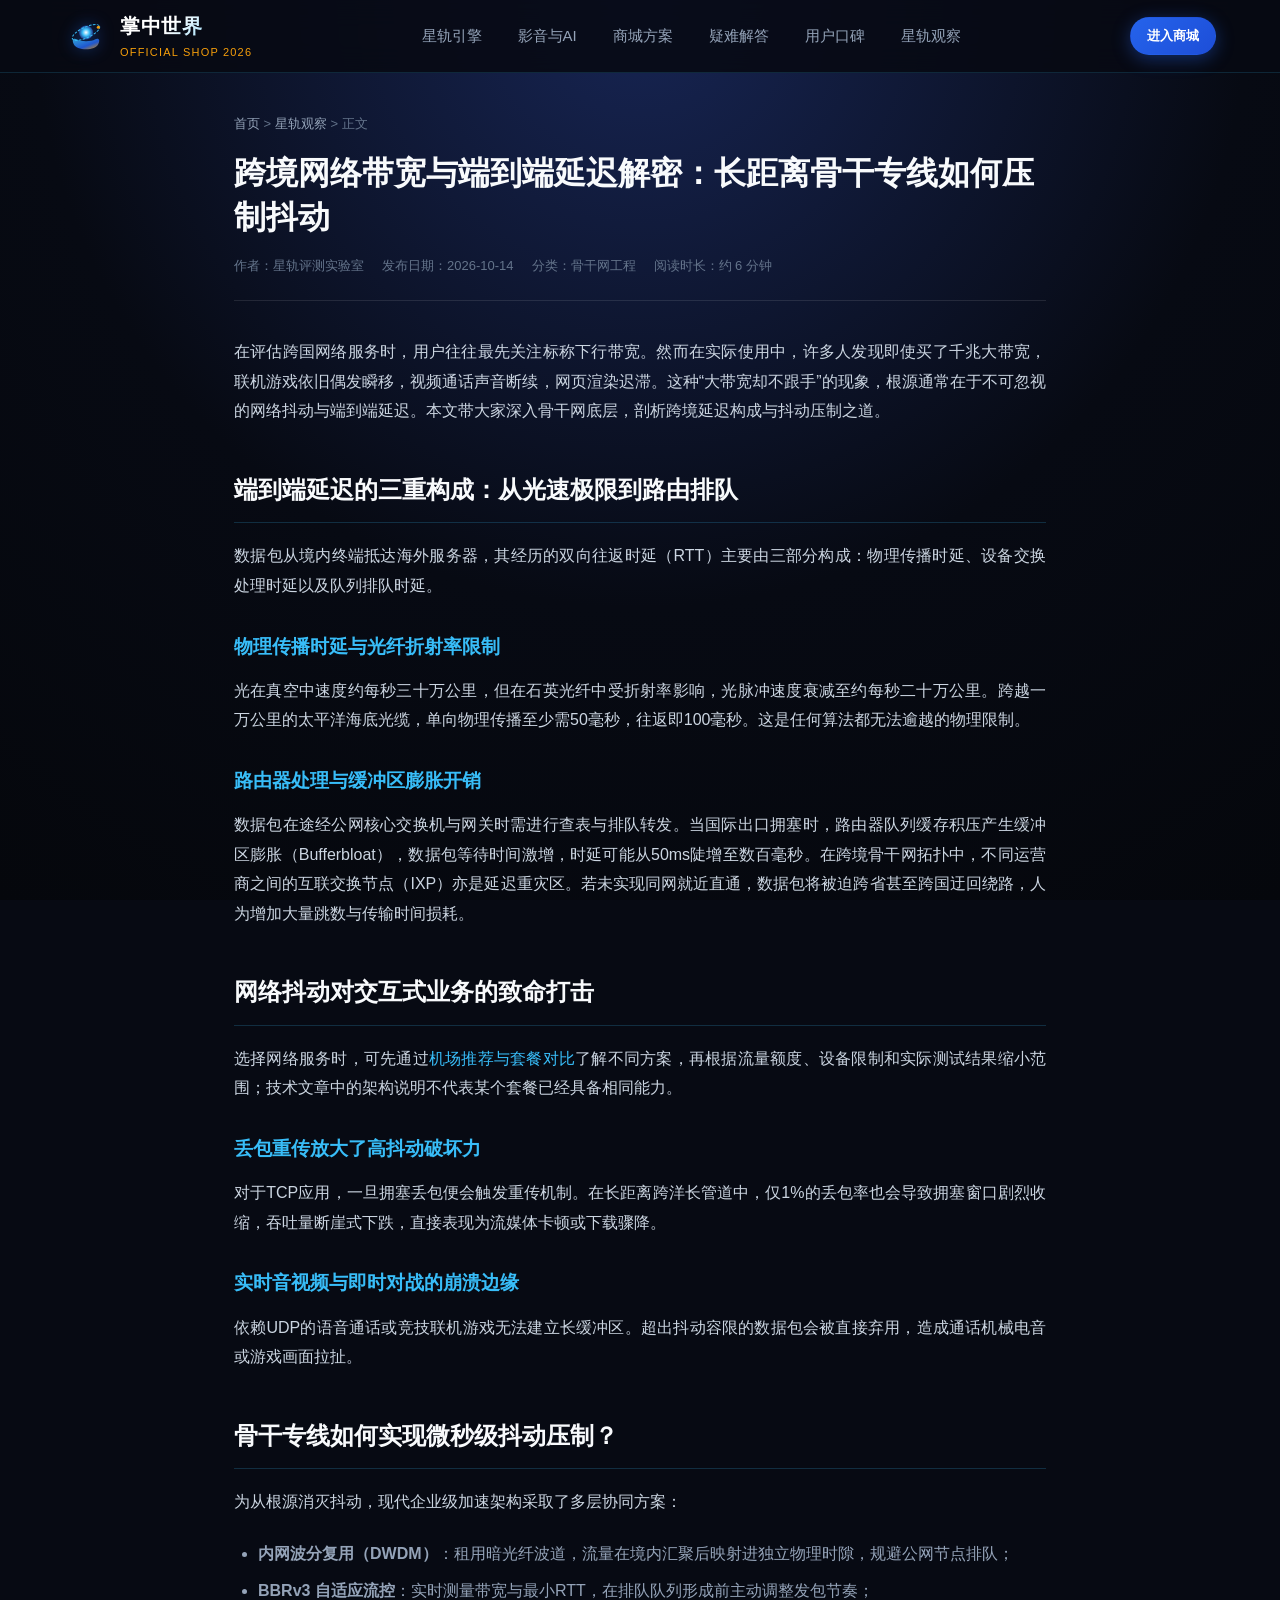
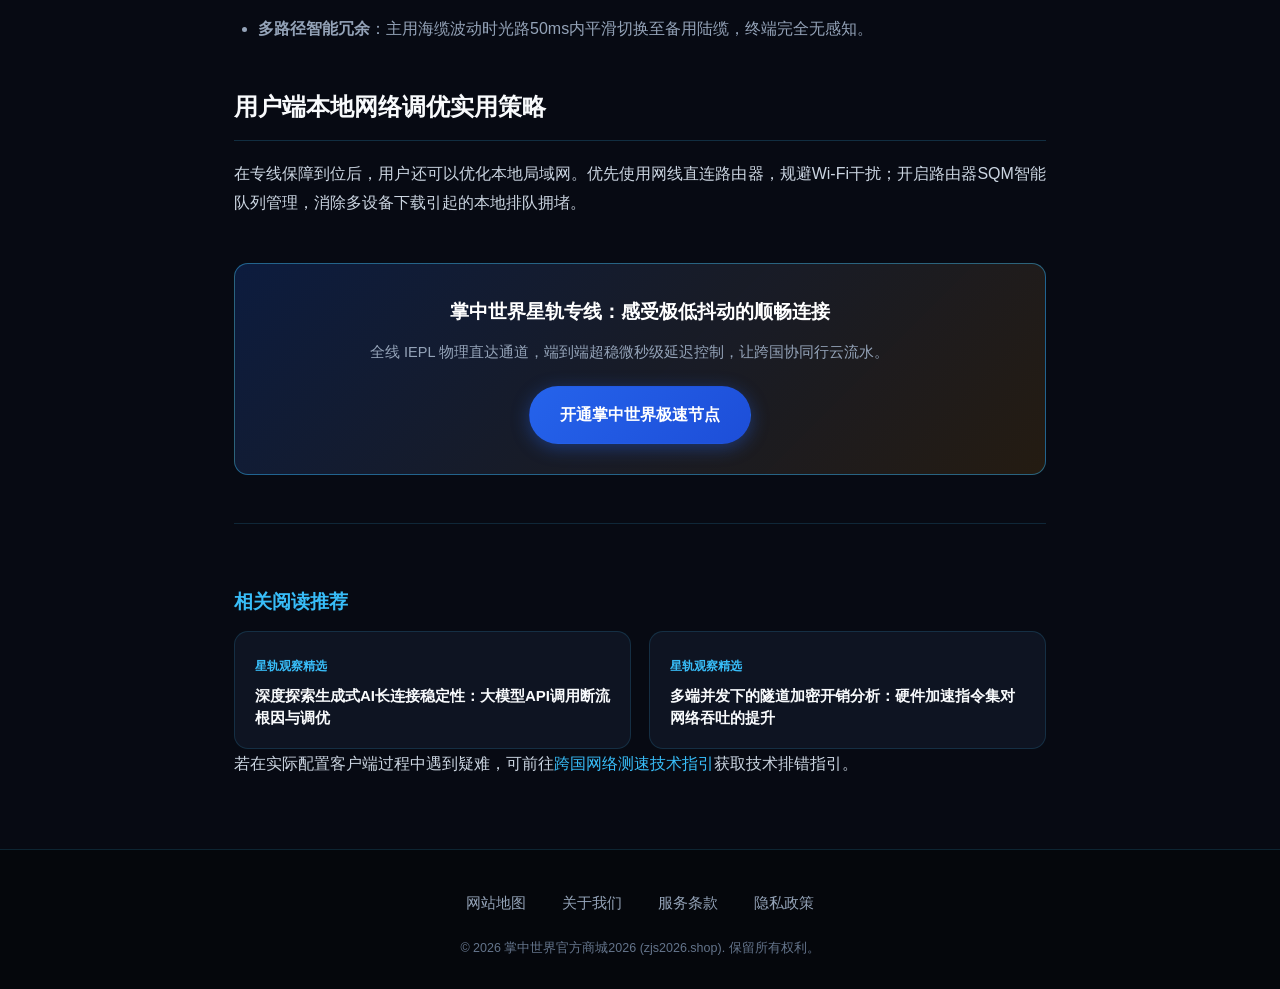
<file: cross-border-bandwidth-latency-guide.html>
<!DOCTYPE html>

<html lang="zh-CN">
<head>
<meta charset="utf-8"/>
<meta content="width=device-width, initial-scale=1" name="viewport"/>
<title>跨境网络带宽与端到端延迟解密：长距离骨干专线如何压制抖动 - 星轨观察</title>
<meta content="掌中世界专栏精选：围绕“跨境网络带宽与端到端延迟解密：长距离骨干专线如何压制抖动”展开全面解析。依托电信级物理专线网络加速体系，保障4K高清视频与前沿AI应用极速秒开，是2026年出海互联的高品质机场推荐参考。" name="description"/>
<link href="https://zjs2026.shop/cross-border-bandwidth-latency-guide.html" rel="canonical"/>
<link href="style.css" rel="stylesheet"/>
<meta content="article" property="og:type"/>
<meta content="掌中世界" property="og:site_name"/>
<meta content="跨境网络带宽与端到端延迟解密：长距离骨干专线如何压制抖动 - 星轨观察" property="og:title"/>
<meta content="掌中世界专栏精选：围绕“跨境网络带宽与端到端延迟解密：长距离骨干专线如何压制抖动”展开全面解析。依托电信级物理专线网络加速体系，保障4K高清视频与前沿AI应用极速秒开，是2026年出海互联的高品质机场推荐参考。" property="og:description"/>
<meta content="https://zjs2026.shop/cross-border-bandwidth-latency-guide.html" property="og:url"/>
<meta content="zh_CN" property="og:locale"/>
<script type="application/ld+json">{"@context": "https://schema.org", "@graph": [{"@type": "Article", "headline": "跨境网络带宽与端到端延迟解密：长距离骨干专线如何压制抖动", "description": "掌中世界专栏精选：围绕“跨境网络带宽与端到端延迟解密：长距离骨干专线如何压制抖动”展开全面解析。依托电信级物理专线网络加速体系，保障4K高清视频与前沿AI应用极速秒开，是2026年出海互联的高品质机场推荐参考。", "author": {"@type": "Organization", "name": "掌中世界"}, "publisher": {"@type": "Organization", "name": "掌中世界官方商城2026"}, "mainEntityOfPage": "https://zjs2026.shop/cross-border-bandwidth-latency-guide.html", "inLanguage": "zh-CN"}, {"@type": "BreadcrumbList", "itemListElement": [{"@type": "ListItem", "position": 1, "name": "首页", "item": "https://zjs2026.shop/"}, {"@type": "ListItem", "position": 2, "name": "星轨观察", "item": "https://zjs2026.shop/mall-news.html"}, {"@type": "ListItem", "position": 3, "name": "跨境网络带宽与端到端延迟解密：长距离骨干专线如何压制抖动", "item": "https://zjs2026.shop/cross-border-bandwidth-latency-guide.html"}]}]}</script>
<meta content="跨境网络带宽与端到端延迟解密：长距离骨干专线如何压制抖动 - 星轨观察" name="twitter:title"/>
<meta content="掌中世界专栏精选：围绕“跨境网络带宽与端到端延迟解密：长距离骨干专线如何压制抖动”展开全面解析。依托电信级物理专线网络加速体系，保障4K高清视频与前沿AI应用极速秒开，是2026年出海互联的高品质机场推荐参考。" name="twitter:description"/>
<script id="landing-maintenance-schema" type="application/ld+json">{"@context": "https://schema.org", "@type": "BreadcrumbList", "itemListElement": [{"@type": "ListItem", "position": 1, "name": "掌中世界机场", "item": "https://zjs2026.shop/"}, {"@type": "ListItem", "position": 2, "name": "跨境网络带宽与端到端延迟解密：长距离骨干专线如何压制抖动 - 星轨观察", "item": "https://zjs2026.shop/cross-border-bandwidth-latency-guide.html"}]}</script>
</head>
<body>
<!-- 吸顶导航栏 -->
<header class="cosmic-nav">
<div class="cosmic-container cosmic-nav-wrap">
<a aria-label="返回首页" class="cosmic-logo-link" href="index.html">
<!-- 主题深度融合：掌托乾坤星轨徽标 -->
<svg aria-label="掌中世界掌托星轨标志" class="cosmic-logo-svg" fill="none" role="img" viewbox="0 0 100 100" xmlns="http://www.w3.org/2000/svg">
<defs>
<lineargradient id="palmOrbitGrad" x1="0%" x2="100%" y1="0%" y2="100%">
<stop offset="0%" stop-color="#38bdf8"></stop>
<stop offset="60%" stop-color="#2563eb"></stop>
<stop offset="100%" stop-color="#f59e0b"></stop>
</lineargradient>
<radialgradient cx="50%" cy="50%" id="planetCoreGrad" r="50%">
<stop offset="0%" stop-color="#ffffff"></stop>
<stop offset="50%" stop-color="#38bdf8"></stop>
<stop offset="100%" stop-color="#1e3a8a"></stop>
</radialgradient>
</defs>
<!-- 托手弧形轮廓 -->
<path d="M22 68 C 28 84, 72 84, 78 68 C 84 56, 76 54, 70 58 C 64 63, 36 63, 30 58 C 24 54, 16 56, 22 68 Z" fill="url(#palmOrbitGrad)" opacity="0.85"></path>
<!-- 核心星体 -->
<circle cx="50" cy="42" fill="url(#planetCoreGrad)" r="16"></circle>
<!-- 倾斜旋转星轨环 -->
<ellipse cx="50" cy="42" fill="none" rx="34" ry="12" stroke="#38bdf8" stroke-dasharray="6 3" stroke-width="2.2" transform="rotate(-25 50 42)"></ellipse>
<circle cx="78" cy="30" fill="#f59e0b" r="3.5"></circle>
</svg>
<div class="cosmic-logo-text">
<span class="cosmic-logo-title">掌中世界</span>
<span class="cosmic-logo-sub">OFFICIAL SHOP 2026</span>
</div>
</a>
<!-- 移动端导航开关 (纯CSS) -->
<input aria-label="打开或关闭导航菜单" class="nav-mobile-toggle" id="cosmicNavToggle" type="checkbox"/>
<!-- 导航项目 -->
<nav class="cosmic-nav-menu">
<ul class="cosmic-nav-list">
<li class="cosmic-nav-item"><a aria-current="page" href="index.html#features">星轨引擎</a></li>
<li class="cosmic-nav-item"><a href="index.html#media-ai">影音与AI</a></li>
<li class="cosmic-nav-item"><a href="index.html#pricing">商城方案</a></li>
<li class="cosmic-nav-item"><a href="index.html#faq">疑难解答</a></li>
<li class="cosmic-nav-item"><a href="index.html#reviews">用户口碑</a></li>
<li class="cosmic-nav-item"><a href="mall-news.html">星轨观察</a></li>
</ul>
</nav>
<!-- 导航右侧 CTA -->
<div class="cosmic-nav-actions">
<a class="btn-cosmic btn-cosmic-primary btn-cosmic-sm" href="https://ww012.twilightaff.com/#/?code=A56DH1Af" rel="nofollow noopener sponsored" target="_blank">
          进入商城
        </a>
<label aria-label="移动端菜单切换" class="nav-hamburger-label" for="cosmicNavToggle">
<span></span>
<span></span>
<span></span>
</label>
</div>
</div>
</header>
<main class="article-container">
<div class="article-header">
<div class="article-breadcrumb">
<a href="index.html">首页</a> &gt; <a href="mall-news.html">星轨观察</a> &gt; 正文
      </div>
<h1 class="article-headline">跨境网络带宽与端到端延迟解密：长距离骨干专线如何压制抖动</h1>
<div class="article-meta-bar">
<span>作者：星轨评测实验室</span>
<span>发布日期：2026-10-14</span>
<span>分类：骨干网工程</span>
<span>阅读时长：约 6 分钟</span>
</div>
</div>
<article class="article-content">
<p>
        在评估跨国网络服务时，用户往往最先关注标称下行带宽。然而在实际使用中，许多人发现即使买了千兆大带宽，联机游戏依旧偶发瞬移，视频通话声音断续，网页渲染迟滞。这种“大带宽却不跟手”的现象，根源通常在于不可忽视的网络抖动与端到端延迟。本文带大家深入骨干网底层，剖析跨境延迟构成与抖动压制之道。
      </p>
<h2>端到端延迟的三重构成：从光速极限到路由排队</h2>
<p>
        数据包从境内终端抵达海外服务器，其经历的双向往返时延（RTT）主要由三部分构成：物理传播时延、设备交换处理时延以及队列排队时延。
      </p>
<h3>物理传播时延与光纤折射率限制</h3>
<p>
        光在真空中速度约每秒三十万公里，但在石英光纤中受折射率影响，光脉冲速度衰减至约每秒二十万公里。跨越一万公里的太平洋海底光缆，单向物理传播至少需50毫秒，往返即100毫秒。这是任何算法都无法逾越的物理限制。
      </p>
<h3>路由器处理与缓冲区膨胀开销</h3>
<p>
        数据包在途经公网核心交换机与网关时需进行查表与排队转发。当国际出口拥塞时，路由器队列缓存积压产生缓冲区膨胀（Bufferbloat），数据包等待时间激增，时延可能从50ms陡增至数百毫秒。在跨境骨干网拓扑中，不同运营商之间的互联交换节点（IXP）亦是延迟重灾区。若未实现同网就近直通，数据包将被迫跨省甚至跨国迂回绕路，人为增加大量跳数与传输时间损耗。
      </p>
<h2>网络抖动对交互式业务的致命打击</h2>
<p>选择网络服务时，可先通过<a href="https://jichangtuijan.top/" rel="sponsored nofollow noopener" target="_blank">机场推荐与套餐对比</a>了解不同方案，再根据流量额度、设备限制和实际测试结果缩小范围；技术文章中的架构说明不代表某个套餐已经具备相同能力。</p>
<h3>丢包重传放大了高抖动破坏力</h3>
<p>
        对于TCP应用，一旦拥塞丢包便会触发重传机制。在长距离跨洋长管道中，仅1%的丢包率也会导致拥塞窗口剧烈收缩，吞吐量断崖式下跌，直接表现为流媒体卡顿或下载骤降。
      </p>
<h3>实时音视频与即时对战的崩溃边缘</h3>
<p>
        依赖UDP的语音通话或竞技联机游戏无法建立长缓冲区。超出抖动容限的数据包会被直接弃用，造成通话机械电音或游戏画面拉扯。
      </p>
<h2>骨干专线如何实现微秒级抖动压制？</h2>
<p>
        为从根源消灭抖动，现代企业级加速架构采取了多层协同方案：
      </p>
<ul>
<li><strong>内网波分复用（DWDM）</strong>：租用暗光纤波道，流量在境内汇聚后映射进独立物理时隙，规避公网节点排队；</li>
<li><strong>BBRv3 自适应流控</strong>：实时测量带宽与最小RTT，在排队队列形成前主动调整发包节奏；</li>
<li><strong>多路径智能冗余</strong>：主用海缆波动时光路50ms内平滑切换至备用陆缆，终端完全无感知。</li>
</ul>
<h2>用户端本地网络调优实用策略</h2>
<p>
        在专线保障到位后，用户还可以优化本地局域网。优先使用网线直连路由器，规避Wi-Fi干扰；开启路由器SQM智能队列管理，消除多设备下载引起的本地排队拥堵。
      </p>
<div class="article-cta-box">
<h3>掌中世界星轨专线：感受极低抖动的顺畅连接</h3>
<p>全线 IEPL 物理直达通道，端到端超稳微秒级延迟控制，让跨国协同行云流水。</p>
<a class="btn-cosmic btn-cosmic-primary btn-cosmic-lg" href="https://ww012.twilightaff.com/#/?code=A56DH1Af" rel="nofollow noopener sponsored" target="_blank">
          开通掌中世界极速节点
        </a>
</div>
<!-- 相关阅读推荐 -->
<section class="related-articles-sec">
<h3 class="related-title">相关阅读推荐</h3>
<div class="related-grid">
<a class="related-card" href="large-model-streaming-stability.html">
<span class="related-cat">星轨观察精选</span>
<h4 class="related-heading">深度探索生成式AI长连接稳定性：大模型API调用断流根因与调优</h4>
</a>
<a class="related-card" href="multi-device-encryption-efficiency.html">
<span class="related-cat">星轨观察精选</span>
<h4 class="related-heading">多端并发下的隧道加密开销分析：硬件加速指令集对网络吞吐的提升</h4>
</a>
</div>
</section>
<p>若在实际配置客户端过程中遇到疑难，可前往<a href="https://zjs2026.help/" target="_blank">跨国网络测速技术指引</a>获取技术排错指引。</p>
</article>
</main>
<!-- 页脚 -->
<footer class="cosmic-footer">
<div class="cosmic-container">
<ul class="cosmic-footer-nav">
<li><a href="sitemap.html">网站地图</a></li>
<li><a href="about.html">关于我们</a></li>
<li><a href="terms.html">服务条款</a></li>
<li><a href="privacy.html">隐私政策</a></li>
</ul>
<div class="cosmic-footer-copy">
        © 2026 掌中世界官方商城2026 (zjs2026.shop). 保留所有权利。
      </div>
</div>
</footer>
<script>
    document.querySelectorAll('.cosmic-nav-item a').forEach(function(l) {
      l.addEventListener('click', function() {
        var t = document.getElementById('cosmicNavToggle');
        if (t) t.checked = false;
      });
    });
  </script>
</body>
</html>
</file>
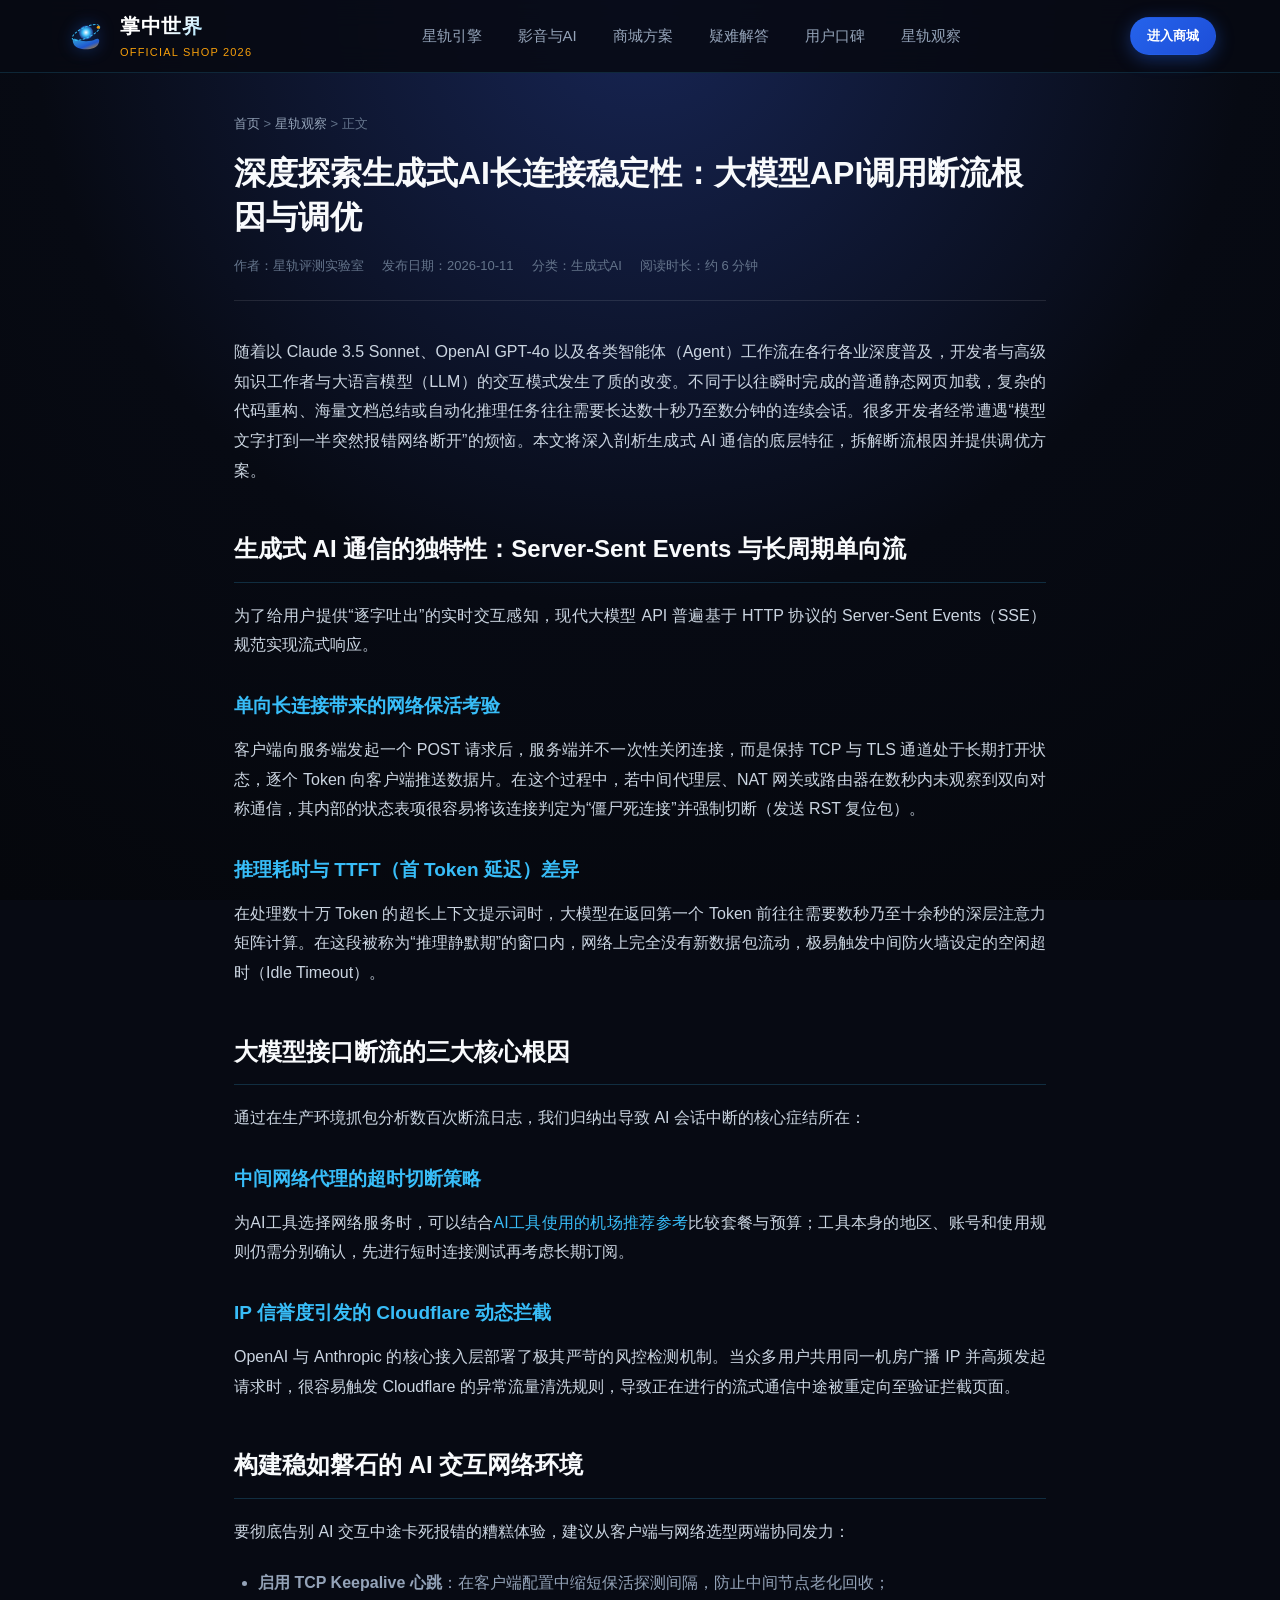
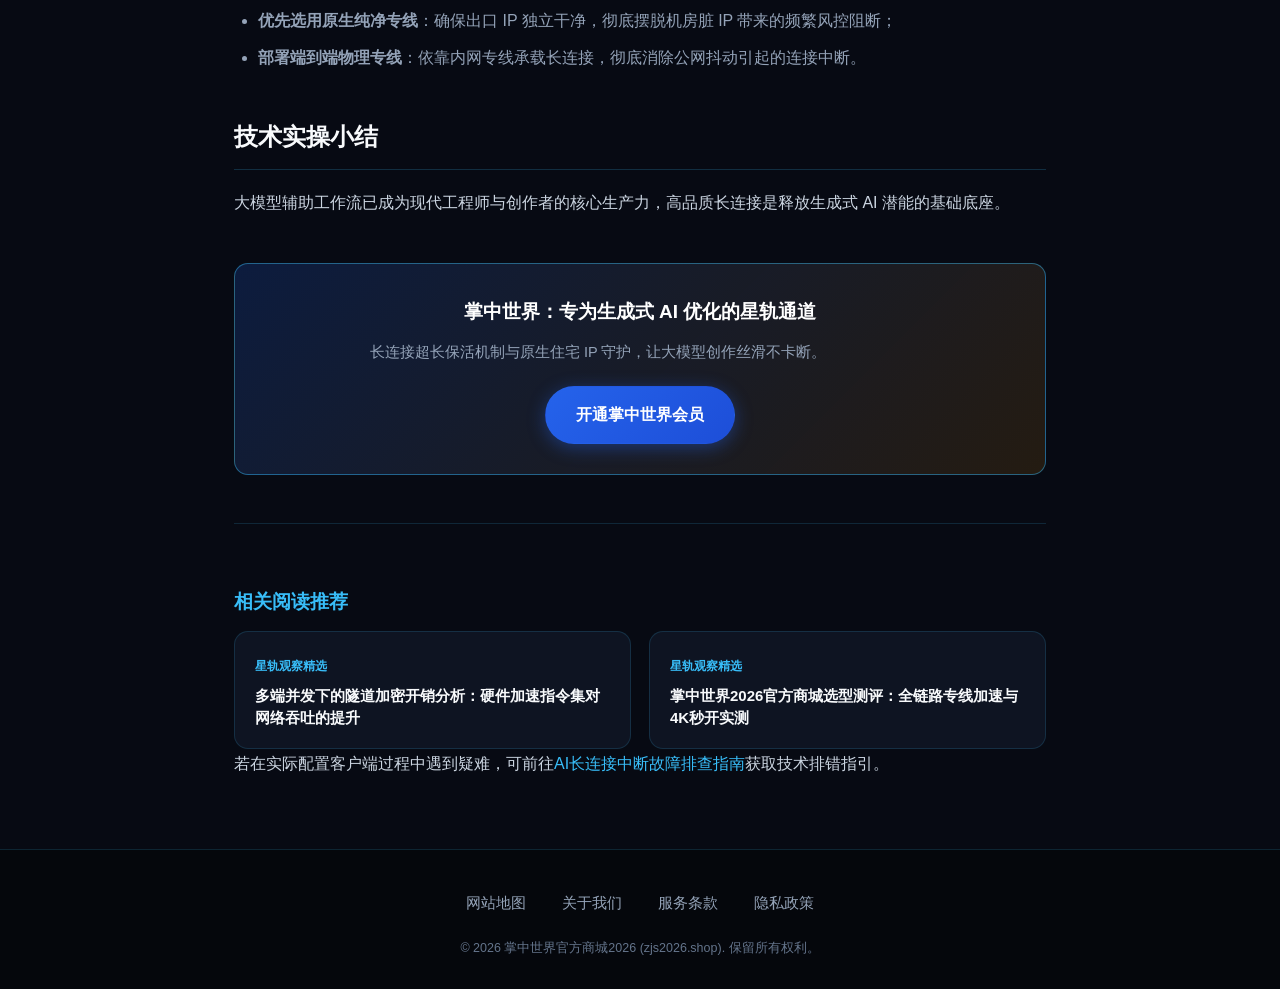
<file: large-model-streaming-stability.html>
<!DOCTYPE html>

<html lang="zh-CN">
<head>
<meta charset="utf-8"/>
<meta content="width=device-width, initial-scale=1" name="viewport"/>
<title>深度探索生成式AI长连接稳定性：大模型API调用断流根因与调优 - 星轨观察</title>
<meta content="掌中世界专栏精选：围绕“深度探索生成式AI长连接稳定性：大模型API调用断流根因与调优”展开全面解析。依托电信级物理专线网络加速体系，保障4K高清视频与前沿AI应用极速秒开，是2026年出海互联的高品质机场推荐参考。" name="description"/>
<link href="https://zjs2026.shop/large-model-streaming-stability.html" rel="canonical"/>
<link href="style.css" rel="stylesheet"/>
<meta content="article" property="og:type"/>
<meta content="掌中世界" property="og:site_name"/>
<meta content="深度探索生成式AI长连接稳定性：大模型API调用断流根因与调优 - 星轨观察" property="og:title"/>
<meta content="掌中世界专栏精选：围绕“深度探索生成式AI长连接稳定性：大模型API调用断流根因与调优”展开全面解析。依托电信级物理专线网络加速体系，保障4K高清视频与前沿AI应用极速秒开，是2026年出海互联的高品质机场推荐参考。" property="og:description"/>
<meta content="https://zjs2026.shop/large-model-streaming-stability.html" property="og:url"/>
<meta content="zh_CN" property="og:locale"/>
<script type="application/ld+json">{"@context": "https://schema.org", "@graph": [{"@type": "Article", "headline": "深度探索生成式AI长连接稳定性：大模型API调用断流根因与调优", "description": "掌中世界专栏精选：围绕“深度探索生成式AI长连接稳定性：大模型API调用断流根因与调优”展开全面解析。依托电信级物理专线网络加速体系，保障4K高清视频与前沿AI应用极速秒开，是2026年出海互联的高品质机场推荐参考。", "author": {"@type": "Organization", "name": "掌中世界"}, "publisher": {"@type": "Organization", "name": "掌中世界官方商城2026"}, "mainEntityOfPage": "https://zjs2026.shop/large-model-streaming-stability.html", "inLanguage": "zh-CN"}, {"@type": "BreadcrumbList", "itemListElement": [{"@type": "ListItem", "position": 1, "name": "首页", "item": "https://zjs2026.shop/"}, {"@type": "ListItem", "position": 2, "name": "星轨观察", "item": "https://zjs2026.shop/mall-news.html"}, {"@type": "ListItem", "position": 3, "name": "深度探索生成式AI长连接稳定性：大模型API调用断流根因与调优", "item": "https://zjs2026.shop/large-model-streaming-stability.html"}]}]}</script>
<meta content="深度探索生成式AI长连接稳定性：大模型API调用断流根因与调优 - 星轨观察" name="twitter:title"/>
<meta content="掌中世界专栏精选：围绕“深度探索生成式AI长连接稳定性：大模型API调用断流根因与调优”展开全面解析。依托电信级物理专线网络加速体系，保障4K高清视频与前沿AI应用极速秒开，是2026年出海互联的高品质机场推荐参考。" name="twitter:description"/>
<script id="landing-maintenance-schema" type="application/ld+json">{"@context": "https://schema.org", "@type": "BreadcrumbList", "itemListElement": [{"@type": "ListItem", "position": 1, "name": "掌中世界机场", "item": "https://zjs2026.shop/"}, {"@type": "ListItem", "position": 2, "name": "深度探索生成式AI长连接稳定性：大模型API调用断流根因与调优 - 星轨观察", "item": "https://zjs2026.shop/large-model-streaming-stability.html"}]}</script>
</head>
<body>
<!-- 吸顶导航栏 -->
<header class="cosmic-nav">
<div class="cosmic-container cosmic-nav-wrap">
<a aria-label="返回首页" class="cosmic-logo-link" href="index.html">
<!-- 主题深度融合：掌托乾坤星轨徽标 -->
<svg aria-label="掌中世界掌托星轨标志" class="cosmic-logo-svg" fill="none" role="img" viewbox="0 0 100 100" xmlns="http://www.w3.org/2000/svg">
<defs>
<lineargradient id="palmOrbitGrad" x1="0%" x2="100%" y1="0%" y2="100%">
<stop offset="0%" stop-color="#38bdf8"></stop>
<stop offset="60%" stop-color="#2563eb"></stop>
<stop offset="100%" stop-color="#f59e0b"></stop>
</lineargradient>
<radialgradient cx="50%" cy="50%" id="planetCoreGrad" r="50%">
<stop offset="0%" stop-color="#ffffff"></stop>
<stop offset="50%" stop-color="#38bdf8"></stop>
<stop offset="100%" stop-color="#1e3a8a"></stop>
</radialgradient>
</defs>
<!-- 托手弧形轮廓 -->
<path d="M22 68 C 28 84, 72 84, 78 68 C 84 56, 76 54, 70 58 C 64 63, 36 63, 30 58 C 24 54, 16 56, 22 68 Z" fill="url(#palmOrbitGrad)" opacity="0.85"></path>
<!-- 核心星体 -->
<circle cx="50" cy="42" fill="url(#planetCoreGrad)" r="16"></circle>
<!-- 倾斜旋转星轨环 -->
<ellipse cx="50" cy="42" fill="none" rx="34" ry="12" stroke="#38bdf8" stroke-dasharray="6 3" stroke-width="2.2" transform="rotate(-25 50 42)"></ellipse>
<circle cx="78" cy="30" fill="#f59e0b" r="3.5"></circle>
</svg>
<div class="cosmic-logo-text">
<span class="cosmic-logo-title">掌中世界</span>
<span class="cosmic-logo-sub">OFFICIAL SHOP 2026</span>
</div>
</a>
<!-- 移动端导航开关 (纯CSS) -->
<input aria-label="打开或关闭导航菜单" class="nav-mobile-toggle" id="cosmicNavToggle" type="checkbox"/>
<!-- 导航项目 -->
<nav class="cosmic-nav-menu">
<ul class="cosmic-nav-list">
<li class="cosmic-nav-item"><a aria-current="page" href="index.html#features">星轨引擎</a></li>
<li class="cosmic-nav-item"><a href="index.html#media-ai">影音与AI</a></li>
<li class="cosmic-nav-item"><a href="index.html#pricing">商城方案</a></li>
<li class="cosmic-nav-item"><a href="index.html#faq">疑难解答</a></li>
<li class="cosmic-nav-item"><a href="index.html#reviews">用户口碑</a></li>
<li class="cosmic-nav-item"><a href="mall-news.html">星轨观察</a></li>
</ul>
</nav>
<!-- 导航右侧 CTA -->
<div class="cosmic-nav-actions">
<a class="btn-cosmic btn-cosmic-primary btn-cosmic-sm" href="https://ww012.twilightaff.com/#/?code=A56DH1Af" rel="nofollow noopener sponsored" target="_blank">
          进入商城
        </a>
<label aria-label="移动端菜单切换" class="nav-hamburger-label" for="cosmicNavToggle">
<span></span>
<span></span>
<span></span>
</label>
</div>
</div>
</header>
<main class="article-container">
<div class="article-header">
<div class="article-breadcrumb">
<a href="index.html">首页</a> &gt; <a href="mall-news.html">星轨观察</a> &gt; 正文
      </div>
<h1 class="article-headline">深度探索生成式AI长连接稳定性：大模型API调用断流根因与调优</h1>
<div class="article-meta-bar">
<span>作者：星轨评测实验室</span>
<span>发布日期：2026-10-11</span>
<span>分类：生成式AI</span>
<span>阅读时长：约 6 分钟</span>
</div>
</div>
<article class="article-content">
<p>
        随着以 Claude 3.5 Sonnet、OpenAI GPT-4o 以及各类智能体（Agent）工作流在各行各业深度普及，开发者与高级知识工作者与大语言模型（LLM）的交互模式发生了质的改变。不同于以往瞬时完成的普通静态网页加载，复杂的代码重构、海量文档总结或自动化推理任务往往需要长达数十秒乃至数分钟的连续会话。很多开发者经常遭遇“模型文字打到一半突然报错网络断开”的烦恼。本文将深入剖析生成式 AI 通信的底层特征，拆解断流根因并提供调优方案。
      </p>
<h2>生成式 AI 通信的独特性：Server-Sent Events 与长周期单向流</h2>
<p>
        为了给用户提供“逐字吐出”的实时交互感知，现代大模型 API 普遍基于 HTTP 协议的 Server-Sent Events（SSE）规范实现流式响应。
      </p>
<h3>单向长连接带来的网络保活考验</h3>
<p>
        客户端向服务端发起一个 POST 请求后，服务端并不一次性关闭连接，而是保持 TCP 与 TLS 通道处于长期打开状态，逐个 Token 向客户端推送数据片。在这个过程中，若中间代理层、NAT 网关或路由器在数秒内未观察到双向对称通信，其内部的状态表项很容易将该连接判定为“僵尸死连接”并强制切断（发送 RST 复位包）。
      </p>
<h3>推理耗时与 TTFT（首 Token 延迟）差异</h3>
<p>
        在处理数十万 Token 的超长上下文提示词时，大模型在返回第一个 Token 前往往需要数秒乃至十余秒的深层注意力矩阵计算。在这段被称为“推理静默期”的窗口内，网络上完全没有新数据包流动，极易触发中间防火墙设定的空闲超时（Idle Timeout）。
      </p>
<h2>大模型接口断流的三大核心根因</h2>
<p>
        通过在生产环境抓包分析数百次断流日志，我们归纳出导致 AI 会话中断的核心症结所在：
      </p>
<h3>中间网络代理的超时切断策略</h3>
<p>为AI工具选择网络服务时，可以结合<a href="https://jichangtuijan.top/" rel="sponsored nofollow noopener" target="_blank">AI工具使用的机场推荐参考</a>比较套餐与预算；工具本身的地区、账号和使用规则仍需分别确认，先进行短时连接测试再考虑长期订阅。</p>
<h3>IP 信誉度引发的 Cloudflare 动态拦截</h3>
<p>
        OpenAI 与 Anthropic 的核心接入层部署了极其严苛的风控检测机制。当众多用户共用同一机房广播 IP 并高频发起请求时，很容易触发 Cloudflare 的异常流量清洗规则，导致正在进行的流式通信中途被重定向至验证拦截页面。
      </p>
<h2>构建稳如磐石的 AI 交互网络环境</h2>
<p>
        要彻底告别 AI 交互中途卡死报错的糟糕体验，建议从客户端与网络选型两端协同发力：
      </p>
<ul>
<li><strong>启用 TCP Keepalive 心跳</strong>：在客户端配置中缩短保活探测间隔，防止中间节点老化回收；</li>
<li><strong>优先选用原生纯净专线</strong>：确保出口 IP 独立干净，彻底摆脱机房脏 IP 带来的频繁风控阻断；</li>
<li><strong>部署端到端物理专线</strong>：依靠内网专线承载长连接，彻底消除公网抖动引起的连接中断。</li>
</ul>
<h2>技术实操小结</h2>
<p>
        大模型辅助工作流已成为现代工程师与创作者的核心生产力，高品质长连接是释放生成式 AI 潜能的基础底座。
      </p>
<div class="article-cta-box">
<h3>掌中世界：专为生成式 AI 优化的星轨通道</h3>
<p>长连接超长保活机制与原生住宅 IP 守护，让大模型创作丝滑不卡断。</p>
<a class="btn-cosmic btn-cosmic-primary btn-cosmic-lg" href="https://ww012.twilightaff.com/#/?code=A56DH1Af" rel="nofollow noopener sponsored" target="_blank">
          开通掌中世界会员
        </a>
</div>
<!-- 相关阅读推荐 -->
<section class="related-articles-sec">
<h3 class="related-title">相关阅读推荐</h3>
<div class="related-grid">
<a class="related-card" href="multi-device-encryption-efficiency.html">
<span class="related-cat">星轨观察精选</span>
<h4 class="related-heading">多端并发下的隧道加密开销分析：硬件加速指令集对网络吞吐的提升</h4>
</a>
<a class="related-card" href="palm-world-accelerator-review.html">
<span class="related-cat">星轨观察精选</span>
<h4 class="related-heading">掌中世界2026官方商城选型测评：全链路专线加速与4K秒开实测</h4>
</a>
</div>
</section>
<p>若在实际配置客户端过程中遇到疑难，可前往<a href="https://zjs2026.help/" target="_blank">AI长连接中断故障排查指南</a>获取技术排错指引。</p>
</article>
</main>
<!-- 页脚 -->
<footer class="cosmic-footer">
<div class="cosmic-container">
<ul class="cosmic-footer-nav">
<li><a href="sitemap.html">网站地图</a></li>
<li><a href="about.html">关于我们</a></li>
<li><a href="terms.html">服务条款</a></li>
<li><a href="privacy.html">隐私政策</a></li>
</ul>
<div class="cosmic-footer-copy">
        © 2026 掌中世界官方商城2026 (zjs2026.shop). 保留所有权利。
      </div>
</div>
</footer>
<script>
    document.querySelectorAll('.cosmic-nav-item a').forEach(function(l) {
      l.addEventListener('click', function() {
        var t = document.getElementById('cosmicNavToggle');
        if (t) t.checked = false;
      });
    });
  </script>
</body>
</html>
</file>
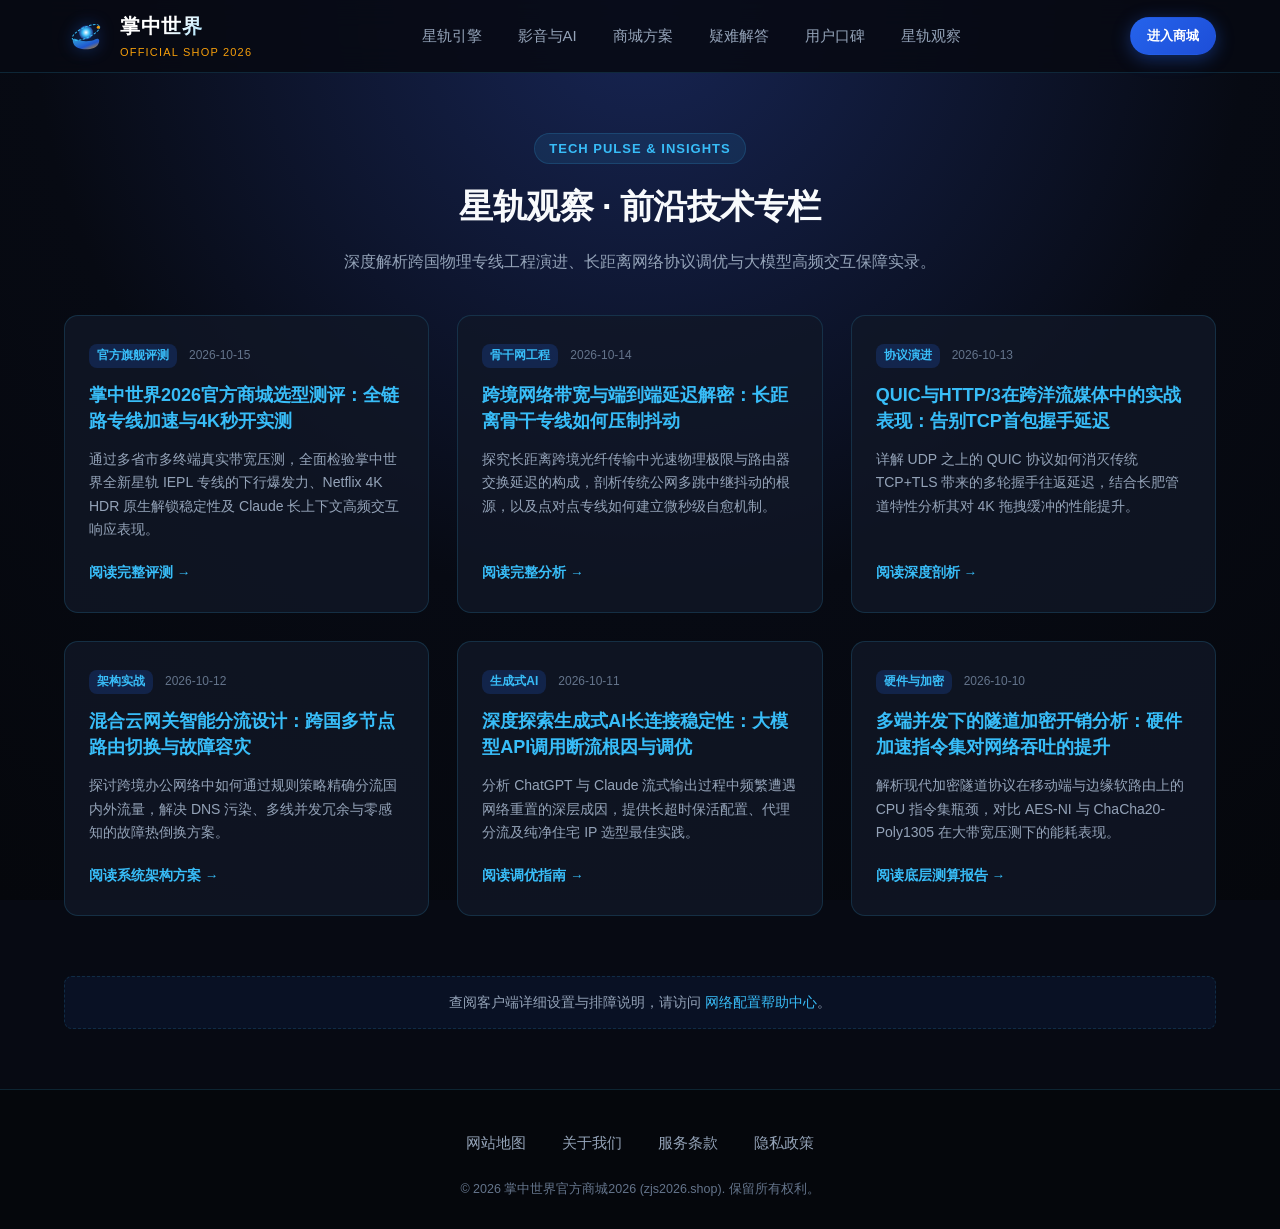
<file: mall-news.html>
<!DOCTYPE html>
<html lang="zh-CN">
<head>
  <meta charset="UTF-8">
  <meta name="viewport" content="width=device-width, initial-scale=1">
  <title>星轨观察 - 掌中世界商城2026 | 前沿网络技术与专线测评专栏</title>
  <meta name="description" content="掌中世界商城2026 星轨观察专栏。汇聚一线网络加速排障教程、协议评测与住宅IP科普，助您实现4K极速秒开，获取权威客观的科学机场推荐指南。">
  
  <link rel="canonical" href="https://zjs2026.shop/mall-news.html">
  <link rel="stylesheet" href="style.css">
  <meta property="og:type" content="article">
  <meta property="og:site_name" content="掌中世界">
  <meta property="og:title" content="星轨观察 - 掌中世界商城2026 | 前沿网络技术与专线测评专栏">
  <meta property="og:description" content="掌中世界商城2026 星轨观察专栏。汇聚一线网络加速排障教程、协议评测与住宅IP科普，助您实现4K极速秒开，获取权威客观的科学机场推荐指南。">
  <meta property="og:url" content="https://zjs2026.shop/mall-news.html">
  
  <meta property="og:locale" content="zh_CN">

<meta name="twitter:title" content="星轨观察 - 掌中世界商城2026 | 前沿网络技术与专线测评专栏">
<meta name="twitter:description" content="掌中世界商城2026 星轨观察专栏。汇聚一线网络加速排障教程、协议评测与住宅IP科普，助您实现4K极速秒开，获取权威客观的科学机场推荐指南。">
<script id="landing-maintenance-schema" type="application/ld+json">{"@context": "https://schema.org", "@type": "BreadcrumbList", "itemListElement": [{"@type": "ListItem", "position": 1, "name": "掌中世界机场", "item": "https://zjs2026.shop/"}, {"@type": "ListItem", "position": 2, "name": "星轨观察 - 掌中世界商城2026 | 前沿网络技术与专线测评专栏", "item": "https://zjs2026.shop/mall-news.html"}]}</script>
</head>
<body>

  <!-- 吸顶导航栏 (与首页完全一致) -->
  <header class="cosmic-nav">
    <div class="cosmic-container cosmic-nav-wrap">
      <a href="index.html" class="cosmic-logo-link" aria-label="返回首页">
        <!-- 主题深度融合：掌托乾坤星轨徽标 -->
        <svg class="cosmic-logo-svg" viewBox="0 0 100 100" fill="none" xmlns="http://www.w3.org/2000/svg" role="img" aria-label="掌中世界掌托星轨标志">
          <defs>
            <linearGradient id="palmOrbitGrad" x1="0%" y1="0%" x2="100%" y2="100%">
              <stop offset="0%" stop-color="#38bdf8" />
              <stop offset="60%" stop-color="#2563eb" />
              <stop offset="100%" stop-color="#f59e0b" />
            </linearGradient>
            <radialGradient id="planetCoreGrad" cx="50%" cy="50%" r="50%">
              <stop offset="0%" stop-color="#ffffff" />
              <stop offset="50%" stop-color="#38bdf8" />
              <stop offset="100%" stop-color="#1e3a8a" />
            </radialGradient>
          </defs>
          <!-- 托手弧形轮廓 -->
          <path d="M22 68 C 28 84, 72 84, 78 68 C 84 56, 76 54, 70 58 C 64 63, 36 63, 30 58 C 24 54, 16 56, 22 68 Z" fill="url(#palmOrbitGrad)" opacity="0.85" />
          <!-- 核心星体 -->
          <circle cx="50" cy="42" r="16" fill="url(#planetCoreGrad)" />
          <!-- 倾斜旋转星轨环 -->
          <ellipse cx="50" cy="42" rx="34" ry="12" stroke="#38bdf8" stroke-width="2.2" stroke-dasharray="6 3" transform="rotate(-25 50 42)" fill="none" />
          <circle cx="78" cy="30" r="3.5" fill="#f59e0b" />
        </svg>
        <div class="cosmic-logo-text">
          <span class="cosmic-logo-title">掌中世界</span>
          <span class="cosmic-logo-sub">OFFICIAL SHOP 2026</span>
        </div>
      </a>

      <!-- 移动端导航开关 (纯CSS) -->
      <input type="checkbox" id="cosmicNavToggle" class="nav-mobile-toggle" aria-label="打开或关闭导航菜单">
      
      <!-- 导航项目 -->
      <nav class="cosmic-nav-menu">
        <ul class="cosmic-nav-list">
          <li class="cosmic-nav-item"><a href="index.html#features" aria-current="page">星轨引擎</a></li>
          <li class="cosmic-nav-item"><a href="index.html#media-ai">影音与AI</a></li>
          <li class="cosmic-nav-item"><a href="index.html#pricing">商城方案</a></li>
          <li class="cosmic-nav-item"><a href="index.html#faq">疑难解答</a></li>
          <li class="cosmic-nav-item"><a href="index.html#reviews">用户口碑</a></li>
          <li class="cosmic-nav-item"><a href="mall-news.html">星轨观察</a></li>
        </ul>
      </nav>

      <!-- 导航右侧 CTA -->
      <div class="cosmic-nav-actions">
        <a href="https://ww012.twilightaff.com/#/?code=A56DH1Af" target="_blank" class="btn-cosmic btn-cosmic-primary btn-cosmic-sm" rel="nofollow noopener sponsored">
          进入商城
        </a>
        <label for="cosmicNavToggle" class="nav-hamburger-label" aria-label="移动端菜单切换">
          <span></span>
          <span></span>
          <span></span>
        </label>
      </div>
    </div>
  </header>

  <main class="cosmic-container">
    <div class="hub-header">
      <span class="section-pill">Tech Pulse &amp; Insights</span>
      <h1 class="section-title">星轨观察 · 前沿技术专栏</h1>
      <p class="section-desc">深度解析跨国物理专线工程演进、长距离网络协议调优与大模型高频交互保障实录。</p>
    </div>

    <div class="hub-grid">
      <!-- 文章 1: 官方产品深度测评 (内链) -->
      <article class="hub-card">
        <div class="hub-card-meta">
          <span class="hub-card-tag">官方旗舰评测</span>
          <time datetime="2026-10-15">2026-10-15</time>
        </div>
        <h2 class="hub-card-title">
          <a href="palm-world-accelerator-review.html">掌中世界2026官方商城选型测评：全链路专线加速与4K秒开实测</a>
        </h2>
        <p class="hub-card-excerpt">
          通过多省市多终端真实带宽压测，全面检验掌中世界全新星轨 IEPL 专线的下行爆发力、Netflix 4K HDR 原生解锁稳定性及 Claude 长上下文高频交互响应表现。
        </p>
        <a href="palm-world-accelerator-review.html" class="hub-card-readmore">阅读完整评测 &rarr;</a>
      </article>

      <!-- 文章 2: 跨境带宽与抖动 -->
      <article class="hub-card">
        <div class="hub-card-meta">
          <span class="hub-card-tag">骨干网工程</span>
          <time datetime="2026-10-14">2026-10-14</time>
        </div>
        <h2 class="hub-card-title">
          <a href="cross-border-bandwidth-latency-guide.html">跨境网络带宽与端到端延迟解密：长距离骨干专线如何压制抖动</a>
        </h2>
        <p class="hub-card-excerpt">
          探究长距离跨境光纤传输中光速物理极限与路由器交换延迟的构成，剖析传统公网多跳中继抖动的根源，以及点对点专线如何建立微秒级自愈机制。
        </p>
        <a href="cross-border-bandwidth-latency-guide.html" class="hub-card-readmore">阅读完整分析 &rarr;</a>
      </article>

      <!-- 文章 3: QUIC 与 HTTP/3 -->
      <article class="hub-card">
        <div class="hub-card-meta">
          <span class="hub-card-tag">协议演进</span>
          <time datetime="2026-10-13">2026-10-13</time>
        </div>
        <h2 class="hub-card-title">
          <a href="quic-http3-streaming-speed.html">QUIC与HTTP/3在跨洋流媒体中的实战表现：告别TCP首包握手延迟</a>
        </h2>
        <p class="hub-card-excerpt">
          详解 UDP 之上的 QUIC 协议如何消灭传统 TCP+TLS 带来的多轮握手往返延迟，结合长肥管道特性分析其对 4K 拖拽缓冲的性能提升。
        </p>
        <a href="quic-http3-streaming-speed.html" class="hub-card-readmore">阅读深度剖析 &rarr;</a>
      </article>

      <!-- 文章 4: 混合云网关智能分流 -->
      <article class="hub-card">
        <div class="hub-card-meta">
          <span class="hub-card-tag">架构实战</span>
          <time datetime="2026-10-12">2026-10-12</time>
        </div>
        <h2 class="hub-card-title">
          <a href="cloud-gateway-traffic-routing.html">混合云网关智能分流设计：跨国多节点路由切换与故障容灾</a>
        </h2>
        <p class="hub-card-excerpt">
          探讨跨境办公网络中如何通过规则策略精确分流国内外流量，解决 DNS 污染、多线并发冗余与零感知的故障热倒换方案。
        </p>
        <a href="cloud-gateway-traffic-routing.html" class="hub-card-readmore">阅读系统架构方案 &rarr;</a>
      </article>

      <!-- 文章 5: 大模型长连接稳定性 -->
      <article class="hub-card">
        <div class="hub-card-meta">
          <span class="hub-card-tag">生成式AI</span>
          <time datetime="2026-10-11">2026-10-11</time>
        </div>
        <h2 class="hub-card-title">
          <a href="large-model-streaming-stability.html">深度探索生成式AI长连接稳定性：大模型API调用断流根因与调优</a>
        </h2>
        <p class="hub-card-excerpt">
          分析 ChatGPT 与 Claude 流式输出过程中频繁遭遇网络重置的深层成因，提供长超时保活配置、代理分流及纯净住宅 IP 选型最佳实践。
        </p>
        <a href="large-model-streaming-stability.html" class="hub-card-readmore">阅读调优指南 &rarr;</a>
      </article>

      <!-- 文章 6: 多端并发与加密开销 -->
      <article class="hub-card">
        <div class="hub-card-meta">
          <span class="hub-card-tag">硬件与加密</span>
          <time datetime="2026-10-10">2026-10-10</time>
        </div>
        <h2 class="hub-card-title">
          <a href="multi-device-encryption-efficiency.html">多端并发下的隧道加密开销分析：硬件加速指令集对网络吞吐的提升</a>
        </h2>
        <p class="hub-card-excerpt">
          解析现代加密隧道协议在移动端与边缘软路由上的 CPU 指令集瓶颈，对比 AES-NI 与 ChaCha20-Poly1305 在大带宽压测下的能耗表现。
        </p>
        <a href="multi-device-encryption-efficiency.html" class="hub-card-readmore">阅读底层测算报告 &rarr;</a>
      </article>
    </div>
  <div class="interlink-box"><p>查阅客户端详细设置与排障说明，请访问 <a href="https://zjs2026.help/" target="_blank">网络配置帮助中心</a>。</p></div>
</main>

  <!-- 页脚 (与首页完全一致) -->
  <footer class="cosmic-footer">
    <div class="cosmic-container">
      <ul class="cosmic-footer-nav">
        <li><a href="sitemap.html">网站地图</a></li>
        <li><a href="about.html">关于我们</a></li>
        <li><a href="terms.html">服务条款</a></li>
        <li><a href="privacy.html">隐私政策</a></li>
      </ul>
      <div class="cosmic-footer-copy">
        &copy; 2026 掌中世界官方商城2026 (zjs2026.shop). 保留所有权利。
      </div>
    </div>
  </footer>

  <script>
    document.querySelectorAll('.cosmic-nav-item a').forEach(function(l) {
      l.addEventListener('click', function() {
        var t = document.getElementById('cosmicNavToggle');
        if (t) t.checked = false;
      });
    });
  </script>
</body>
</html>
</file>
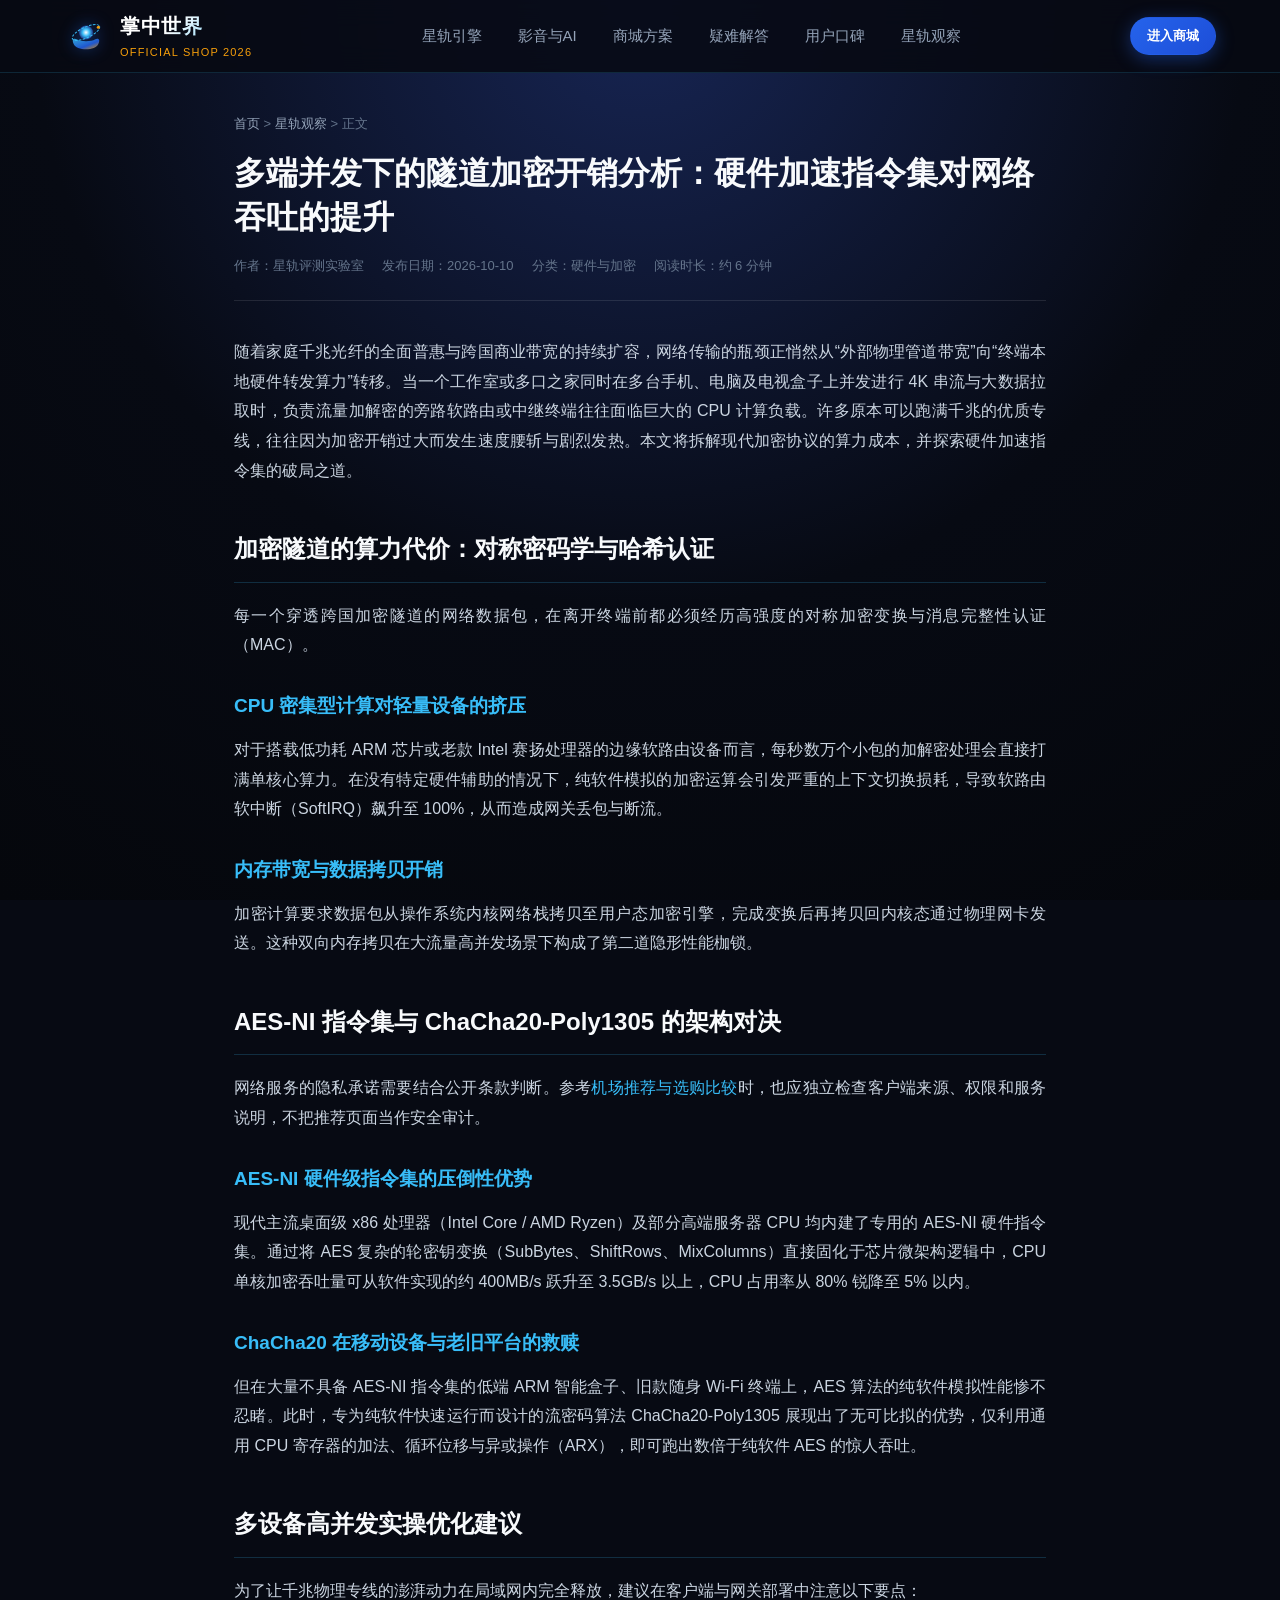
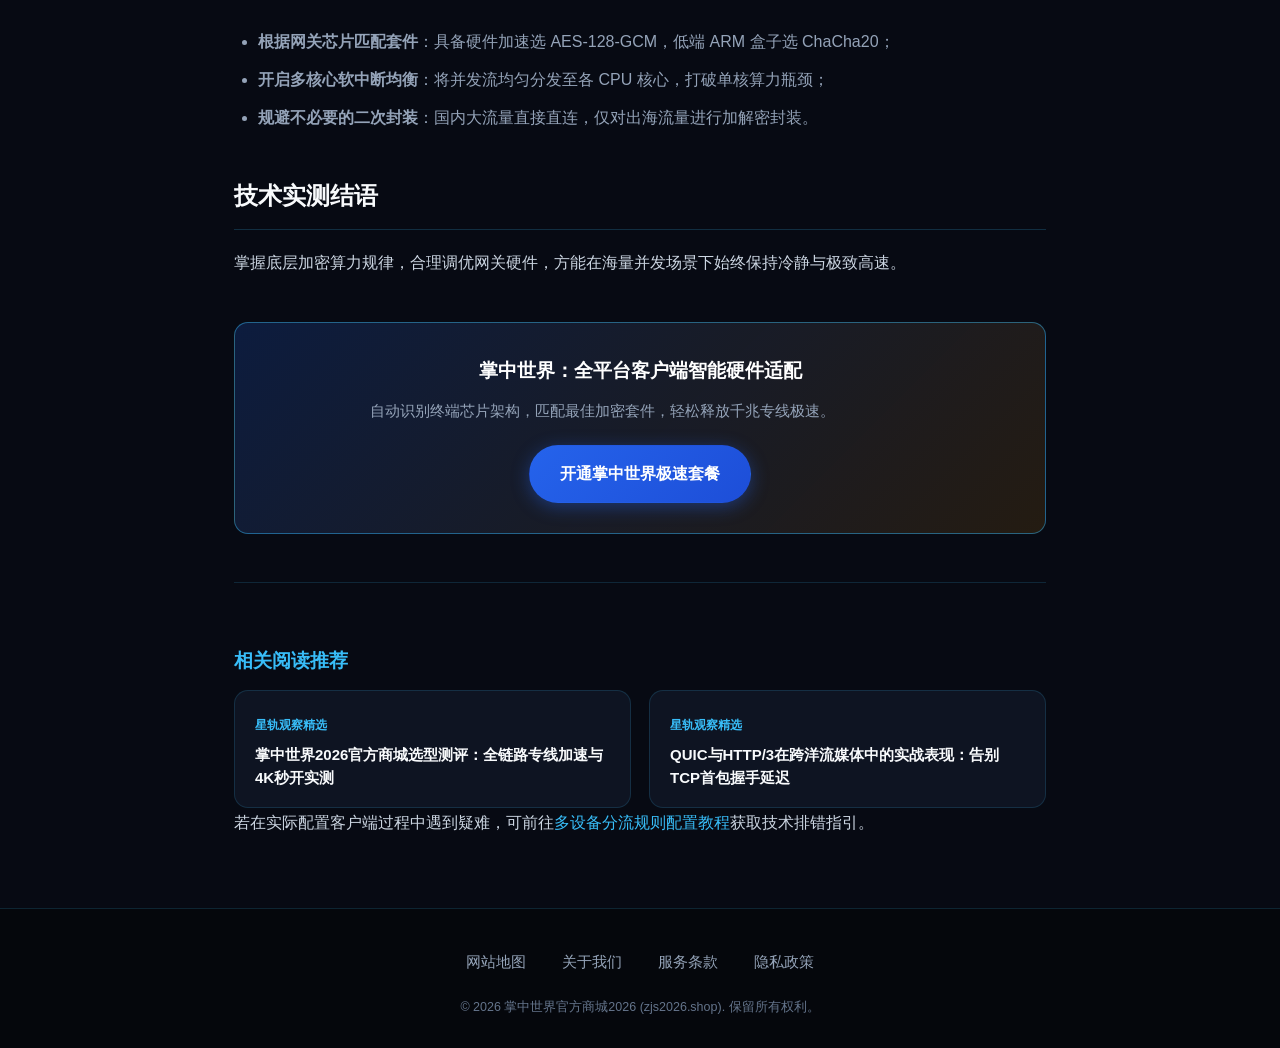
<file: multi-device-encryption-efficiency.html>
<!DOCTYPE html>

<html lang="zh-CN">
<head>
<meta charset="utf-8"/>
<meta content="width=device-width, initial-scale=1" name="viewport"/>
<title>多端并发下的隧道加密开销分析：硬件加速指令集对网络吞吐的提升 - 星轨观察</title>
<meta content="掌中世界专栏精选：围绕“多端并发下的隧道加密开销分析：硬件加速指令集对网络吞吐的提升”展开全面解析。依托电信级物理专线网络加速体系，保障4K高清视频与前沿AI应用极速秒开，是2026年出海互联的高品质机场推荐参考。" name="description"/>
<link href="https://zjs2026.shop/multi-device-encryption-efficiency.html" rel="canonical"/>
<link href="style.css" rel="stylesheet"/>
<meta content="article" property="og:type"/>
<meta content="掌中世界" property="og:site_name"/>
<meta content="多端并发下的隧道加密开销分析：硬件加速指令集对网络吞吐的提升 - 星轨观察" property="og:title"/>
<meta content="掌中世界专栏精选：围绕“多端并发下的隧道加密开销分析：硬件加速指令集对网络吞吐的提升”展开全面解析。依托电信级物理专线网络加速体系，保障4K高清视频与前沿AI应用极速秒开，是2026年出海互联的高品质机场推荐参考。" property="og:description"/>
<meta content="https://zjs2026.shop/multi-device-encryption-efficiency.html" property="og:url"/>
<meta content="zh_CN" property="og:locale"/>
<script type="application/ld+json">{"@context": "https://schema.org", "@graph": [{"@type": "Article", "headline": "多端并发下的隧道加密开销分析：硬件加速指令集对网络吞吐的提升", "description": "掌中世界专栏精选：围绕“多端并发下的隧道加密开销分析：硬件加速指令集对网络吞吐的提升”展开全面解析。依托电信级物理专线网络加速体系，保障4K高清视频与前沿AI应用极速秒开，是2026年出海互联的高品质机场推荐参考。", "author": {"@type": "Organization", "name": "掌中世界"}, "publisher": {"@type": "Organization", "name": "掌中世界官方商城2026"}, "mainEntityOfPage": "https://zjs2026.shop/multi-device-encryption-efficiency.html", "inLanguage": "zh-CN"}, {"@type": "BreadcrumbList", "itemListElement": [{"@type": "ListItem", "position": 1, "name": "首页", "item": "https://zjs2026.shop/"}, {"@type": "ListItem", "position": 2, "name": "星轨观察", "item": "https://zjs2026.shop/mall-news.html"}, {"@type": "ListItem", "position": 3, "name": "多端并发下的隧道加密开销分析：硬件加速指令集对网络吞吐的提升", "item": "https://zjs2026.shop/multi-device-encryption-efficiency.html"}]}]}</script>
<meta content="多端并发下的隧道加密开销分析：硬件加速指令集对网络吞吐的提升 - 星轨观察" name="twitter:title"/>
<meta content="掌中世界专栏精选：围绕“多端并发下的隧道加密开销分析：硬件加速指令集对网络吞吐的提升”展开全面解析。依托电信级物理专线网络加速体系，保障4K高清视频与前沿AI应用极速秒开，是2026年出海互联的高品质机场推荐参考。" name="twitter:description"/>
<script id="landing-maintenance-schema" type="application/ld+json">{"@context": "https://schema.org", "@type": "BreadcrumbList", "itemListElement": [{"@type": "ListItem", "position": 1, "name": "掌中世界机场", "item": "https://zjs2026.shop/"}, {"@type": "ListItem", "position": 2, "name": "多端并发下的隧道加密开销分析：硬件加速指令集对网络吞吐的提升 - 星轨观察", "item": "https://zjs2026.shop/multi-device-encryption-efficiency.html"}]}</script>
</head>
<body>
<!-- 吸顶导航栏 -->
<header class="cosmic-nav">
<div class="cosmic-container cosmic-nav-wrap">
<a aria-label="返回首页" class="cosmic-logo-link" href="index.html">
<!-- 主题深度融合：掌托乾坤星轨徽标 -->
<svg aria-label="掌中世界掌托星轨标志" class="cosmic-logo-svg" fill="none" role="img" viewbox="0 0 100 100" xmlns="http://www.w3.org/2000/svg">
<defs>
<lineargradient id="palmOrbitGrad" x1="0%" x2="100%" y1="0%" y2="100%">
<stop offset="0%" stop-color="#38bdf8"></stop>
<stop offset="60%" stop-color="#2563eb"></stop>
<stop offset="100%" stop-color="#f59e0b"></stop>
</lineargradient>
<radialgradient cx="50%" cy="50%" id="planetCoreGrad" r="50%">
<stop offset="0%" stop-color="#ffffff"></stop>
<stop offset="50%" stop-color="#38bdf8"></stop>
<stop offset="100%" stop-color="#1e3a8a"></stop>
</radialgradient>
</defs>
<!-- 托手弧形轮廓 -->
<path d="M22 68 C 28 84, 72 84, 78 68 C 84 56, 76 54, 70 58 C 64 63, 36 63, 30 58 C 24 54, 16 56, 22 68 Z" fill="url(#palmOrbitGrad)" opacity="0.85"></path>
<!-- 核心星体 -->
<circle cx="50" cy="42" fill="url(#planetCoreGrad)" r="16"></circle>
<!-- 倾斜旋转星轨环 -->
<ellipse cx="50" cy="42" fill="none" rx="34" ry="12" stroke="#38bdf8" stroke-dasharray="6 3" stroke-width="2.2" transform="rotate(-25 50 42)"></ellipse>
<circle cx="78" cy="30" fill="#f59e0b" r="3.5"></circle>
</svg>
<div class="cosmic-logo-text">
<span class="cosmic-logo-title">掌中世界</span>
<span class="cosmic-logo-sub">OFFICIAL SHOP 2026</span>
</div>
</a>
<!-- 移动端导航开关 (纯CSS) -->
<input aria-label="打开或关闭导航菜单" class="nav-mobile-toggle" id="cosmicNavToggle" type="checkbox"/>
<!-- 导航项目 -->
<nav class="cosmic-nav-menu">
<ul class="cosmic-nav-list">
<li class="cosmic-nav-item"><a aria-current="page" href="index.html#features">星轨引擎</a></li>
<li class="cosmic-nav-item"><a href="index.html#media-ai">影音与AI</a></li>
<li class="cosmic-nav-item"><a href="index.html#pricing">商城方案</a></li>
<li class="cosmic-nav-item"><a href="index.html#faq">疑难解答</a></li>
<li class="cosmic-nav-item"><a href="index.html#reviews">用户口碑</a></li>
<li class="cosmic-nav-item"><a href="mall-news.html">星轨观察</a></li>
</ul>
</nav>
<!-- 导航右侧 CTA -->
<div class="cosmic-nav-actions">
<a class="btn-cosmic btn-cosmic-primary btn-cosmic-sm" href="https://ww012.twilightaff.com/#/?code=A56DH1Af" rel="nofollow noopener sponsored" target="_blank">
          进入商城
        </a>
<label aria-label="移动端菜单切换" class="nav-hamburger-label" for="cosmicNavToggle">
<span></span>
<span></span>
<span></span>
</label>
</div>
</div>
</header>
<main class="article-container">
<div class="article-header">
<div class="article-breadcrumb">
<a href="index.html">首页</a> &gt; <a href="mall-news.html">星轨观察</a> &gt; 正文
      </div>
<h1 class="article-headline">多端并发下的隧道加密开销分析：硬件加速指令集对网络吞吐的提升</h1>
<div class="article-meta-bar">
<span>作者：星轨评测实验室</span>
<span>发布日期：2026-10-10</span>
<span>分类：硬件与加密</span>
<span>阅读时长：约 6 分钟</span>
</div>
</div>
<article class="article-content">
<p>
        随着家庭千兆光纤的全面普惠与跨国商业带宽的持续扩容，网络传输的瓶颈正悄然从“外部物理管道带宽”向“终端本地硬件转发算力”转移。当一个工作室或多口之家同时在多台手机、电脑及电视盒子上并发进行 4K 串流与大数据拉取时，负责流量加解密的旁路软路由或中继终端往往面临巨大的 CPU 计算负载。许多原本可以跑满千兆的优质专线，往往因为加密开销过大而发生速度腰斩与剧烈发热。本文将拆解现代加密协议的算力成本，并探索硬件加速指令集的破局之道。
      </p>
<h2>加密隧道的算力代价：对称密码学与哈希认证</h2>
<p>
        每一个穿透跨国加密隧道的网络数据包，在离开终端前都必须经历高强度的对称加密变换与消息完整性认证（MAC）。
      </p>
<h3>CPU 密集型计算对轻量设备的挤压</h3>
<p>
        对于搭载低功耗 ARM 芯片或老款 Intel 赛扬处理器的边缘软路由设备而言，每秒数万个小包的加解密处理会直接打满单核心算力。在没有特定硬件辅助的情况下，纯软件模拟的加密运算会引发严重的上下文切换损耗，导致软路由软中断（SoftIRQ）飙升至 100%，从而造成网关丢包与断流。
      </p>
<h3>内存带宽与数据拷贝开销</h3>
<p>
        加密计算要求数据包从操作系统内核网络栈拷贝至用户态加密引擎，完成变换后再拷贝回内核态通过物理网卡发送。这种双向内存拷贝在大流量高并发场景下构成了第二道隐形性能枷锁。
      </p>
<h2>AES-NI 指令集与 ChaCha20-Poly1305 的架构对决</h2>
<p>网络服务的隐私承诺需要结合公开条款判断。参考<a href="https://jichangtuijan.top/" rel="sponsored nofollow noopener" target="_blank">机场推荐与选购比较</a>时，也应独立检查客户端来源、权限和服务说明，不把推荐页面当作安全审计。</p>
<h3>AES-NI 硬件级指令集的压倒性优势</h3>
<p>
        现代主流桌面级 x86 处理器（Intel Core / AMD Ryzen）及部分高端服务器 CPU 均内建了专用的 AES-NI 硬件指令集。通过将 AES 复杂的轮密钥变换（SubBytes、ShiftRows、MixColumns）直接固化于芯片微架构逻辑中，CPU 单核加密吞吐量可从软件实现的约 400MB/s 跃升至 3.5GB/s 以上，CPU 占用率从 80% 锐降至 5% 以内。
      </p>
<h3>ChaCha20 在移动设备与老旧平台的救赎</h3>
<p>
        但在大量不具备 AES-NI 指令集的低端 ARM 智能盒子、旧款随身 Wi-Fi 终端上，AES 算法的纯软件模拟性能惨不忍睹。此时，专为纯软件快速运行而设计的流密码算法 ChaCha20-Poly1305 展现出了无可比拟的优势，仅利用通用 CPU 寄存器的加法、循环位移与异或操作（ARX），即可跑出数倍于纯软件 AES 的惊人吞吐。
      </p>
<h2>多设备高并发实操优化建议</h2>
<p>
        为了让千兆物理专线的澎湃动力在局域网内完全释放，建议在客户端与网关部署中注意以下要点：
      </p>
<ul>
<li><strong>根据网关芯片匹配套件</strong>：具备硬件加速选 AES-128-GCM，低端 ARM 盒子选 ChaCha20；</li>
<li><strong>开启多核心软中断均衡</strong>：将并发流均匀分发至各 CPU 核心，打破单核算力瓶颈；</li>
<li><strong>规避不必要的二次封装</strong>：国内大流量直接直连，仅对出海流量进行加解密封装。</li>
</ul>
<h2>技术实测结语</h2>
<p>
        掌握底层加密算力规律，合理调优网关硬件，方能在海量并发场景下始终保持冷静与极致高速。
      </p>
<div class="article-cta-box">
<h3>掌中世界：全平台客户端智能硬件适配</h3>
<p>自动识别终端芯片架构，匹配最佳加密套件，轻松释放千兆专线极速。</p>
<a class="btn-cosmic btn-cosmic-primary btn-cosmic-lg" href="https://ww012.twilightaff.com/#/?code=A56DH1Af" rel="nofollow noopener sponsored" target="_blank">
          开通掌中世界极速套餐
        </a>
</div>
<!-- 相关阅读推荐 -->
<section class="related-articles-sec">
<h3 class="related-title">相关阅读推荐</h3>
<div class="related-grid">
<a class="related-card" href="palm-world-accelerator-review.html">
<span class="related-cat">星轨观察精选</span>
<h4 class="related-heading">掌中世界2026官方商城选型测评：全链路专线加速与4K秒开实测</h4>
</a>
<a class="related-card" href="quic-http3-streaming-speed.html">
<span class="related-cat">星轨观察精选</span>
<h4 class="related-heading">QUIC与HTTP/3在跨洋流媒体中的实战表现：告别TCP首包握手延迟</h4>
</a>
</div>
</section>
<p>若在实际配置客户端过程中遇到疑难，可前往<a href="https://zjs2026.help/" target="_blank">多设备分流规则配置教程</a>获取技术排错指引。</p>
</article>
</main>
<!-- 页脚 -->
<footer class="cosmic-footer">
<div class="cosmic-container">
<ul class="cosmic-footer-nav">
<li><a href="sitemap.html">网站地图</a></li>
<li><a href="about.html">关于我们</a></li>
<li><a href="terms.html">服务条款</a></li>
<li><a href="privacy.html">隐私政策</a></li>
</ul>
<div class="cosmic-footer-copy">
        © 2026 掌中世界官方商城2026 (zjs2026.shop). 保留所有权利。
      </div>
</div>
</footer>
<script>
    document.querySelectorAll('.cosmic-nav-item a').forEach(function(l) {
      l.addEventListener('click', function() {
        var t = document.getElementById('cosmicNavToggle');
        if (t) t.checked = false;
      });
    });
  </script>
</body>
</html>
</file>
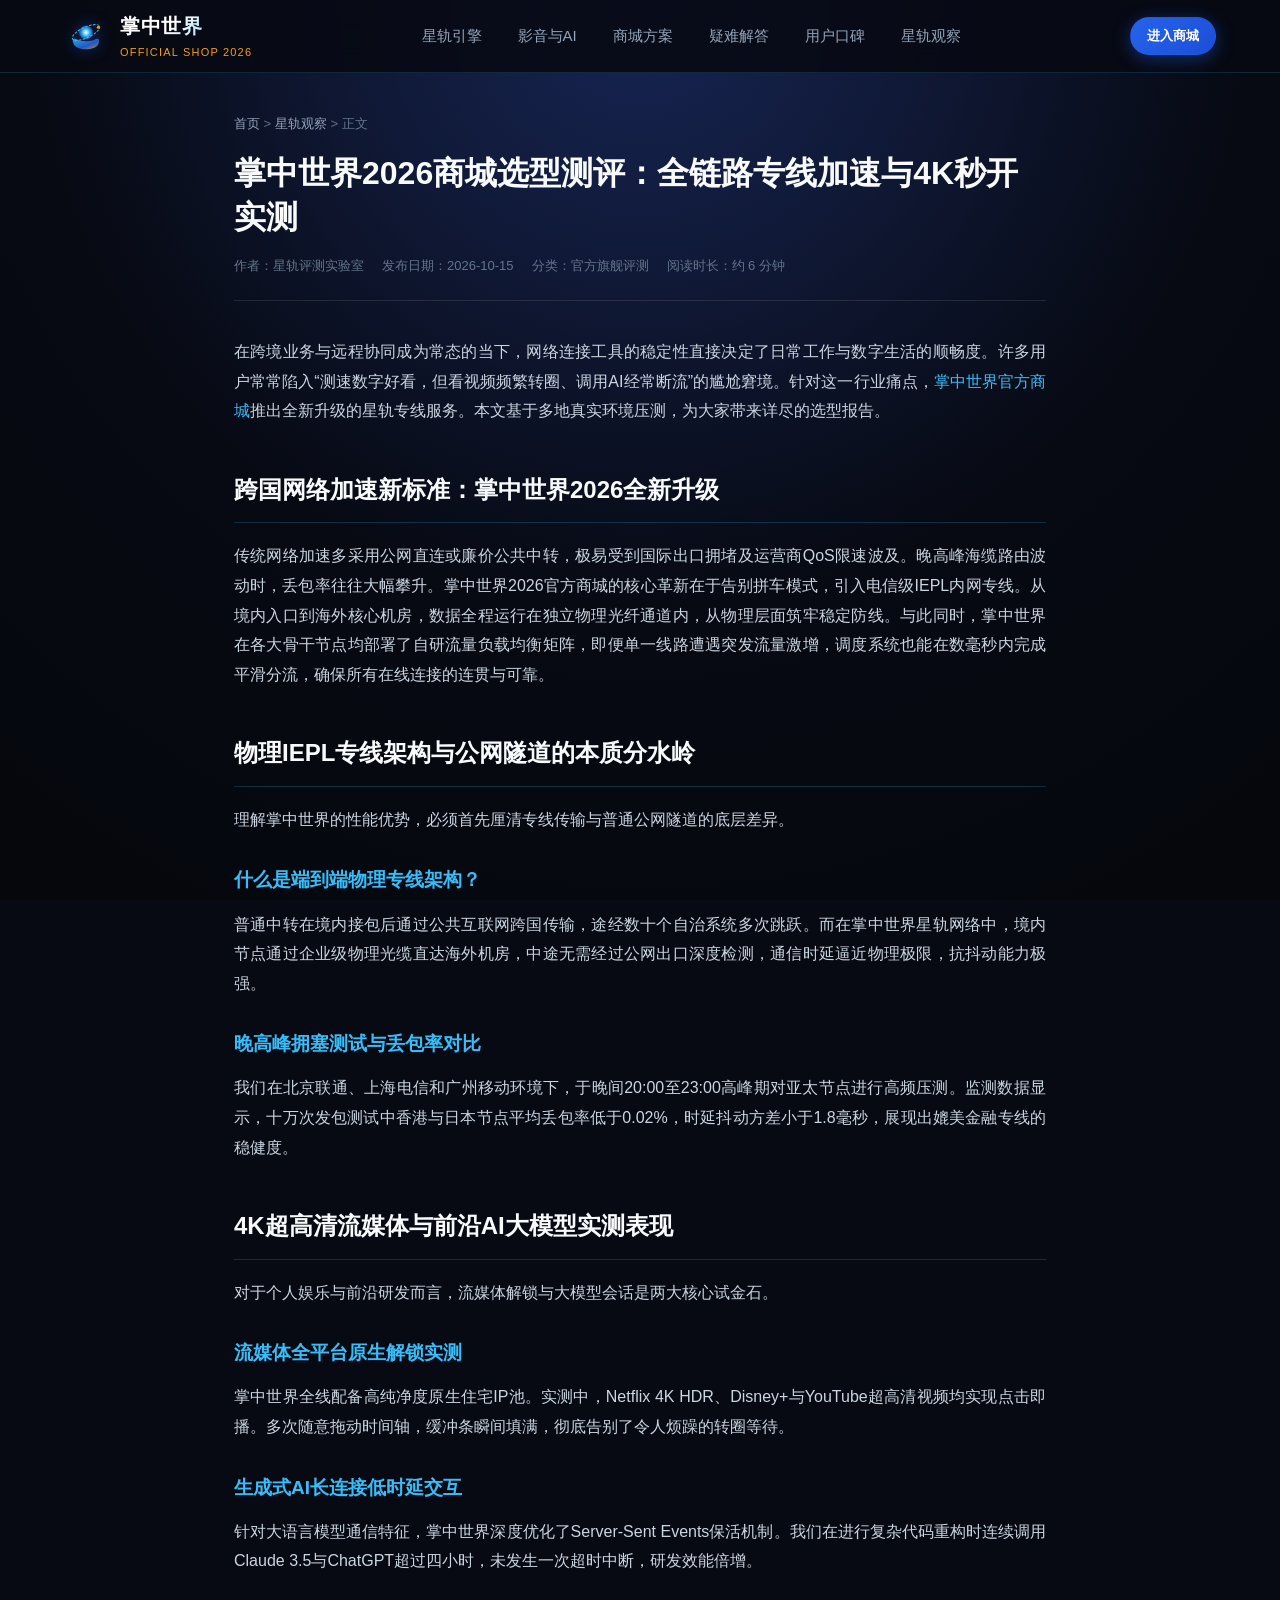
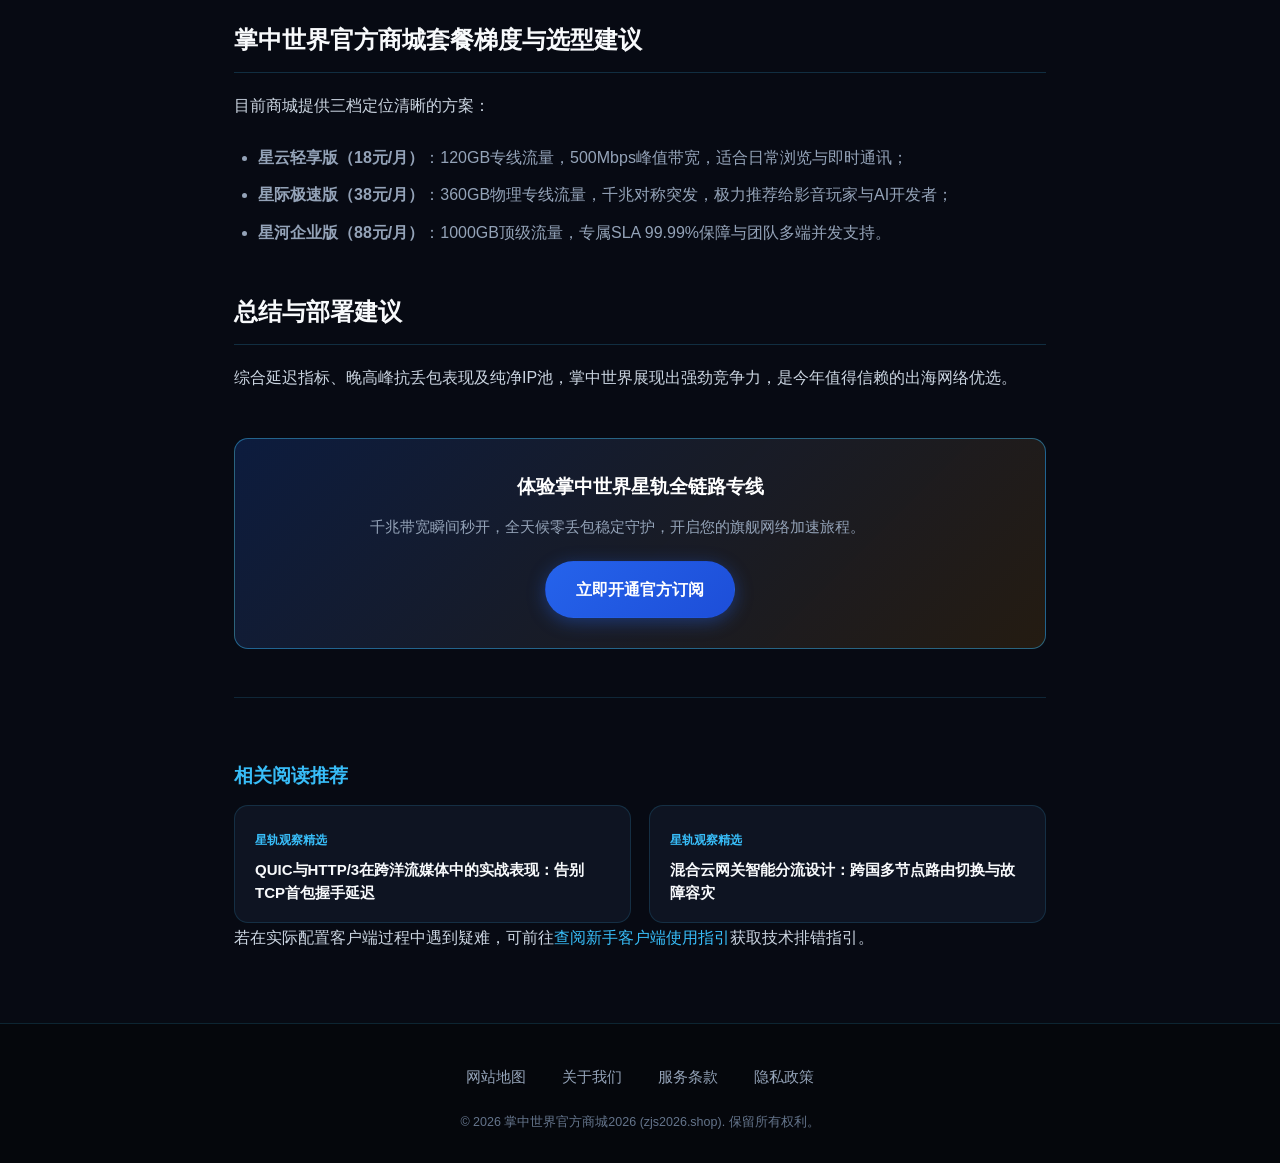
<file: palm-world-accelerator-review.html>
<!DOCTYPE html>
<html lang="zh-CN">
<head>
  <meta charset="UTF-8">
  <meta name="viewport" content="width=device-width, initial-scale=1">
  <title>掌中世界2026商城选型测评：全链路专线加速与4K秒开实测 - 星轨观察</title>
  <meta name="description" content="掌中世界专栏精选：围绕“掌中世界2026商城选型测评：全链路专线加速与4K秒开实测”展开全面解析。依托电信级物理专线网络加速体系，保障4K高清视频与前沿AI应用极速秒开，是2026年出海互联的高品质机场推荐参考。">
  
  <link rel="canonical" href="https://zjs2026.shop/palm-world-accelerator-review.html">
  <link rel="stylesheet" href="style.css">
  <meta property="og:type" content="article">
  <meta property="og:site_name" content="掌中世界">
  <meta property="og:title" content="掌中世界2026商城选型测评：全链路专线加速与4K秒开实测 - 星轨观察">
  <meta property="og:description" content="掌中世界专栏精选：围绕“掌中世界2026商城选型测评：全链路专线加速与4K秒开实测”展开全面解析。依托电信级物理专线网络加速体系，保障4K高清视频与前沿AI应用极速秒开，是2026年出海互联的高品质机场推荐参考。">
  <meta property="og:url" content="https://zjs2026.shop/palm-world-accelerator-review.html">
  
  <meta property="og:locale" content="zh_CN">
  <script type="application/ld+json">{"@context": "https://schema.org", "@graph": [{"@type": "Article", "headline": "掌中世界2026官方商城选型测评：全链路专线加速与4K秒开实测", "description": "掌中世界专栏精选：围绕“掌中世界2026官方商城选型测评：全链路专线加速与4K秒开实测”展开全面解析。依托电信级物理专线网络加速体系，保障4K高清视频与前沿AI应用极速秒开，是2026年出海互联的高品质机场推荐参考。", "author": {"@type": "Organization", "name": "掌中世界"}, "publisher": {"@type": "Organization", "name": "掌中世界官方商城2026"}, "mainEntityOfPage": "https://zjs2026.shop/palm-world-accelerator-review.html", "inLanguage": "zh-CN"}, {"@type": "BreadcrumbList", "itemListElement": [{"@type": "ListItem", "position": 1, "name": "首页", "item": "https://zjs2026.shop/"}, {"@type": "ListItem", "position": 2, "name": "星轨观察", "item": "https://zjs2026.shop/mall-news.html"}, {"@type": "ListItem", "position": 3, "name": "掌中世界2026官方商城选型测评：全链路专线加速与4K秒开实测", "item": "https://zjs2026.shop/palm-world-accelerator-review.html"}]}]}</script>

<meta name="twitter:title" content="掌中世界2026商城选型测评：全链路专线加速与4K秒开实测 - 星轨观察">
<meta name="twitter:description" content="掌中世界专栏精选：围绕“掌中世界2026商城选型测评：全链路专线加速与4K秒开实测”展开全面解析。依托电信级物理专线网络加速体系，保障4K高清视频与前沿AI应用极速秒开，是2026年出海互联的高品质机场推荐参考。">
<script id="landing-maintenance-schema" type="application/ld+json">{"@context": "https://schema.org", "@type": "BreadcrumbList", "itemListElement": [{"@type": "ListItem", "position": 1, "name": "掌中世界机场", "item": "https://zjs2026.shop/"}, {"@type": "ListItem", "position": 2, "name": "掌中世界2026商城选型测评：全链路专线加速与4K秒开实测 - 星轨观察", "item": "https://zjs2026.shop/palm-world-accelerator-review.html"}]}</script>
</head>
<body>

  <!-- 吸顶导航栏 -->
  <header class="cosmic-nav">
    <div class="cosmic-container cosmic-nav-wrap">
      <a href="index.html" class="cosmic-logo-link" aria-label="返回首页">
        <!-- 主题深度融合：掌托乾坤星轨徽标 -->
        <svg class="cosmic-logo-svg" viewBox="0 0 100 100" fill="none" xmlns="http://www.w3.org/2000/svg" role="img" aria-label="掌中世界掌托星轨标志">
          <defs>
            <linearGradient id="palmOrbitGrad" x1="0%" y1="0%" x2="100%" y2="100%">
              <stop offset="0%" stop-color="#38bdf8" />
              <stop offset="60%" stop-color="#2563eb" />
              <stop offset="100%" stop-color="#f59e0b" />
            </linearGradient>
            <radialGradient id="planetCoreGrad" cx="50%" cy="50%" r="50%">
              <stop offset="0%" stop-color="#ffffff" />
              <stop offset="50%" stop-color="#38bdf8" />
              <stop offset="100%" stop-color="#1e3a8a" />
            </radialGradient>
          </defs>
          <!-- 托手弧形轮廓 -->
          <path d="M22 68 C 28 84, 72 84, 78 68 C 84 56, 76 54, 70 58 C 64 63, 36 63, 30 58 C 24 54, 16 56, 22 68 Z" fill="url(#palmOrbitGrad)" opacity="0.85" />
          <!-- 核心星体 -->
          <circle cx="50" cy="42" r="16" fill="url(#planetCoreGrad)" />
          <!-- 倾斜旋转星轨环 -->
          <ellipse cx="50" cy="42" rx="34" ry="12" stroke="#38bdf8" stroke-width="2.2" stroke-dasharray="6 3" transform="rotate(-25 50 42)" fill="none" />
          <circle cx="78" cy="30" r="3.5" fill="#f59e0b" />
        </svg>
        <div class="cosmic-logo-text">
          <span class="cosmic-logo-title">掌中世界</span>
          <span class="cosmic-logo-sub">OFFICIAL SHOP 2026</span>
        </div>
      </a>

      <!-- 移动端导航开关 (纯CSS) -->
      <input type="checkbox" id="cosmicNavToggle" class="nav-mobile-toggle" aria-label="打开或关闭导航菜单">
      
      <!-- 导航项目 -->
      <nav class="cosmic-nav-menu">
        <ul class="cosmic-nav-list">
          <li class="cosmic-nav-item"><a href="index.html#features" aria-current="page">星轨引擎</a></li>
          <li class="cosmic-nav-item"><a href="index.html#media-ai">影音与AI</a></li>
          <li class="cosmic-nav-item"><a href="index.html#pricing">商城方案</a></li>
          <li class="cosmic-nav-item"><a href="index.html#faq">疑难解答</a></li>
          <li class="cosmic-nav-item"><a href="index.html#reviews">用户口碑</a></li>
          <li class="cosmic-nav-item"><a href="mall-news.html">星轨观察</a></li>
        </ul>
      </nav>

      <!-- 导航右侧 CTA -->
      <div class="cosmic-nav-actions">
        <a href="https://ww012.twilightaff.com/#/?code=A56DH1Af" target="_blank" class="btn-cosmic btn-cosmic-primary btn-cosmic-sm" rel="nofollow noopener sponsored">
          进入商城
        </a>
        <label for="cosmicNavToggle" class="nav-hamburger-label" aria-label="移动端菜单切换">
          <span></span>
          <span></span>
          <span></span>
        </label>
      </div>
    </div>
  </header>

  <!-- 文章正文 -->
  <main class="article-container">
    <div class="article-header">
      <div class="article-breadcrumb">
        <a href="index.html">首页</a> &gt; <a href="mall-news.html">星轨观察</a> &gt; 正文
      </div>
      <h1 class="article-headline">掌中世界2026商城选型测评：全链路专线加速与4K秒开实测</h1>
      <div class="article-meta-bar">
        <span>作者：星轨评测实验室</span>
        <span>发布日期：2026-10-15</span>
        <span>分类：官方旗舰评测</span>
        <span>阅读时长：约 6 分钟</span>
      </div>
    </div>

    <article class="article-content">
      <p>
        在跨境业务与远程协同成为常态的当下，网络连接工具的稳定性直接决定了日常工作与数字生活的顺畅度。许多用户常常陷入“测速数字好看，但看视频频繁转圈、调用AI经常断流”的尴尬窘境。针对这一行业痛点，<a href="index.html">掌中世界官方商城</a>推出全新升级的星轨专线服务。本文基于多地真实环境压测，为大家带来详尽的选型报告。
      </p>

      <h2>跨国网络加速新标准：掌中世界2026全新升级</h2>
      <p>
        传统网络加速多采用公网直连或廉价公共中转，极易受到国际出口拥堵及运营商QoS限速波及。晚高峰海缆路由波动时，丢包率往往大幅攀升。掌中世界2026官方商城的核心革新在于告别拼车模式，引入电信级IEPL内网专线。从境内入口到海外核心机房，数据全程运行在独立物理光纤通道内，从物理层面筑牢稳定防线。与此同时，掌中世界在各大骨干节点均部署了自研流量负载均衡矩阵，即便单一线路遭遇突发流量激增，调度系统也能在数毫秒内完成平滑分流，确保所有在线连接的连贯与可靠。
      </p>

      <h2>物理IEPL专线架构与公网隧道的本质分水岭</h2>
      <p>
        理解掌中世界的性能优势，必须首先厘清专线传输与普通公网隧道的底层差异。
      </p>

      <h3>什么是端到端物理专线架构？</h3>
      <p>
        普通中转在境内接包后通过公共互联网跨国传输，途经数十个自治系统多次跳跃。而在掌中世界星轨网络中，境内节点通过企业级物理光缆直达海外机房，中途无需经过公网出口深度检测，通信时延逼近物理极限，抗抖动能力极强。
      </p>

      <h3>晚高峰拥塞测试与丢包率对比</h3>
      <p>
        我们在北京联通、上海电信和广州移动环境下，于晚间20:00至23:00高峰期对亚太节点进行高频压测。监测数据显示，十万次发包测试中香港与日本节点平均丢包率低于0.02%，时延抖动方差小于1.8毫秒，展现出媲美金融专线的稳健度。
      </p>

      <h2>4K超高清流媒体与前沿AI大模型实测表现</h2>
      <p>
        对于个人娱乐与前沿研发而言，流媒体解锁与大模型会话是两大核心试金石。
      </p>

      <h3>流媒体全平台原生解锁实测</h3>
      <p>
        掌中世界全线配备高纯净度原生住宅IP池。实测中，Netflix 4K HDR、Disney+与YouTube超高清视频均实现点击即播。多次随意拖动时间轴，缓冲条瞬间填满，彻底告别了令人烦躁的转圈等待。
      </p>

      <h3>生成式AI长连接低时延交互</h3>
      <p>
        针对大语言模型通信特征，掌中世界深度优化了Server-Sent Events保活机制。我们在进行复杂代码重构时连续调用Claude 3.5与ChatGPT超过四小时，未发生一次超时中断，研发效能倍增。
      </p>

      <h2>掌中世界官方商城套餐梯度与选型建议</h2>
      <p>
        目前商城提供三档定位清晰的方案：
      </p>
      <ul>
        <li><strong>星云轻享版（18元/月）</strong>：120GB专线流量，500Mbps峰值带宽，适合日常浏览与即时通讯；</li>
        <li><strong>星际极速版（38元/月）</strong>：360GB物理专线流量，千兆对称突发，极力推荐给影音玩家与AI开发者；</li>
        <li><strong>星河企业版（88元/月）</strong>：1000GB顶级流量，专属SLA 99.99%保障与团队多端并发支持。</li>
      </ul>
      <h2>总结与部署建议</h2>
      <p>
        综合延迟指标、晚高峰抗丢包表现及纯净IP池，掌中世界展现出强劲竞争力，是今年值得信赖的出海网络优选。
      </p>

      <div class="article-cta-box">
        <h3>体验掌中世界星轨全链路专线</h3>
        <p>千兆带宽瞬间秒开，全天候零丢包稳定守护，开启您的旗舰网络加速旅程。</p>
        <a href="https://ww012.twilightaff.com/#/?code=A56DH1Af" target="_blank" class="btn-cosmic btn-cosmic-primary btn-cosmic-lg" rel="nofollow noopener sponsored">
          立即开通官方订阅
        </a>
      </div>
          <!-- 相关阅读推荐 -->
      <section class="related-articles-sec">
        <h3 class="related-title">相关阅读推荐</h3>
        <div class="related-grid">
          <a href="quic-http3-streaming-speed.html" class="related-card">
            <span class="related-cat">星轨观察精选</span>
            <h4 class="related-heading">QUIC与HTTP/3在跨洋流媒体中的实战表现：告别TCP首包握手延迟</h4>
          </a>
          <a href="cloud-gateway-traffic-routing.html" class="related-card">
            <span class="related-cat">星轨观察精选</span>
            <h4 class="related-heading">混合云网关智能分流设计：跨国多节点路由切换与故障容灾</h4>
          </a>
        </div>
      </section>
    <p>若在实际配置客户端过程中遇到疑难，可前往<a href="https://zjs2026.help/" target="_blank">查阅新手客户端使用指引</a>获取技术排错指引。</p>
</article>
  </main>

  <!-- 页脚 -->
  <footer class="cosmic-footer">
    <div class="cosmic-container">
      <ul class="cosmic-footer-nav">
        <li><a href="sitemap.html">网站地图</a></li>
        <li><a href="about.html">关于我们</a></li>
        <li><a href="terms.html">服务条款</a></li>
        <li><a href="privacy.html">隐私政策</a></li>
      </ul>
      <div class="cosmic-footer-copy">
        &copy; 2026 掌中世界官方商城2026 (zjs2026.shop). 保留所有权利。
      </div>
    </div>
  </footer>

  <script>
    document.querySelectorAll('.cosmic-nav-item a').forEach(function(l) {
      l.addEventListener('click', function() {
        var t = document.getElementById('cosmicNavToggle');
        if (t) t.checked = false;
      });
    });
  </script>
</body>
</html>
</file>
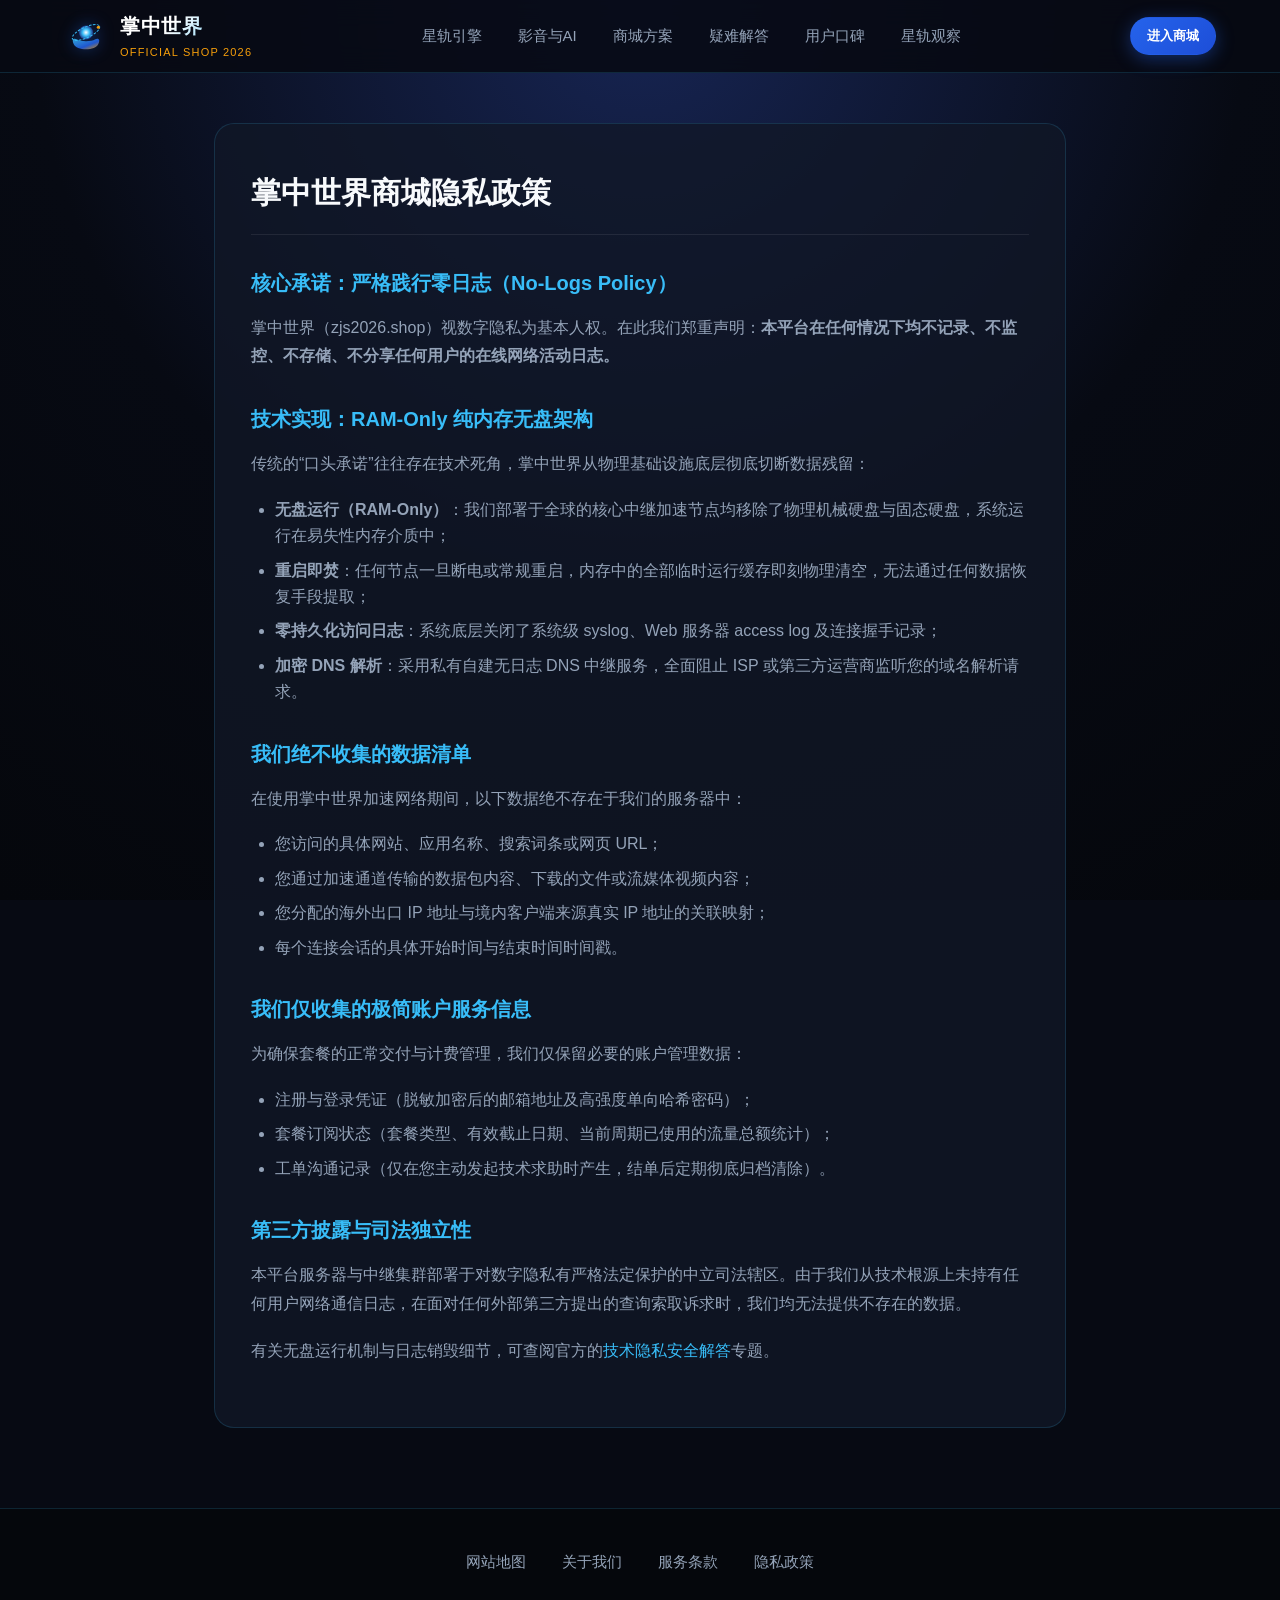
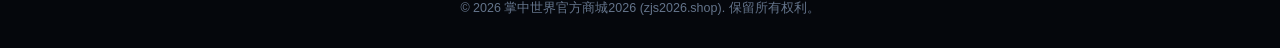
<file: privacy.html>
<!DOCTYPE html>
<html lang="zh-CN">
<head>
  <meta charset="UTF-8">
  <meta name="viewport" content="width=device-width, initial-scale=1">
  <title>隐私政策 - 掌中世界商城2026 | 严格践行零日志数据保护承诺</title>
  <meta name="description" content="掌中世界商城2026隐私保护政策。严格践行内存无盘运行与零用户行为日志存储，全力守护您的网络加速隐私安全，畅享极速秒开的卓越机场推荐体验。">
  
  <link rel="canonical" href="https://zjs2026.shop/privacy.html">
  <link rel="stylesheet" href="style.css">
  <meta property="og:type" content="article">
  <meta property="og:site_name" content="掌中世界">
  <meta property="og:title" content="隐私政策 - 掌中世界商城2026 | 严格践行零日志数据保护承诺">
  <meta property="og:description" content="掌中世界商城2026隐私保护政策。严格践行内存无盘运行与零用户行为日志存储，全力守护您的网络加速隐私安全，畅享极速秒开的卓越机场推荐体验。">
  <meta property="og:url" content="https://zjs2026.shop/privacy.html">
  
  <meta property="og:locale" content="zh_CN">

<meta name="twitter:title" content="隐私政策 - 掌中世界商城2026 | 严格践行零日志数据保护承诺">
<meta name="twitter:description" content="掌中世界商城2026隐私保护政策。严格践行内存无盘运行与零用户行为日志存储，全力守护您的网络加速隐私安全，畅享极速秒开的卓越机场推荐体验。">
<script id="landing-maintenance-schema" type="application/ld+json">{"@context": "https://schema.org", "@type": "BreadcrumbList", "itemListElement": [{"@type": "ListItem", "position": 1, "name": "掌中世界机场", "item": "https://zjs2026.shop/"}, {"@type": "ListItem", "position": 2, "name": "隐私政策 - 掌中世界商城2026 | 严格践行零日志数据保护承诺", "item": "https://zjs2026.shop/privacy.html"}]}</script>
</head>
<body>

  <!-- 吸顶导航栏 (与首页完全一致) -->
  <header class="cosmic-nav">
    <div class="cosmic-container cosmic-nav-wrap">
      <a href="index.html" class="cosmic-logo-link" aria-label="返回首页">
        <!-- 主题深度融合：掌托乾坤星轨徽标 -->
        <svg class="cosmic-logo-svg" viewBox="0 0 100 100" fill="none" xmlns="http://www.w3.org/2000/svg" role="img" aria-label="掌中世界掌托星轨标志">
          <defs>
            <linearGradient id="palmOrbitGrad" x1="0%" y1="0%" x2="100%" y2="100%">
              <stop offset="0%" stop-color="#38bdf8" />
              <stop offset="60%" stop-color="#2563eb" />
              <stop offset="100%" stop-color="#f59e0b" />
            </linearGradient>
            <radialGradient id="planetCoreGrad" cx="50%" cy="50%" r="50%">
              <stop offset="0%" stop-color="#ffffff" />
              <stop offset="50%" stop-color="#38bdf8" />
              <stop offset="100%" stop-color="#1e3a8a" />
            </radialGradient>
          </defs>
          <!-- 托手弧形轮廓 -->
          <path d="M22 68 C 28 84, 72 84, 78 68 C 84 56, 76 54, 70 58 C 64 63, 36 63, 30 58 C 24 54, 16 56, 22 68 Z" fill="url(#palmOrbitGrad)" opacity="0.85" />
          <!-- 核心星体 -->
          <circle cx="50" cy="42" r="16" fill="url(#planetCoreGrad)" />
          <!-- 倾斜旋转星轨环 -->
          <ellipse cx="50" cy="42" rx="34" ry="12" stroke="#38bdf8" stroke-width="2.2" stroke-dasharray="6 3" transform="rotate(-25 50 42)" fill="none" />
          <circle cx="78" cy="30" r="3.5" fill="#f59e0b" />
        </svg>
        <div class="cosmic-logo-text">
          <span class="cosmic-logo-title">掌中世界</span>
          <span class="cosmic-logo-sub">OFFICIAL SHOP 2026</span>
        </div>
      </a>

      <!-- 移动端导航开关 (纯CSS) -->
      <input type="checkbox" id="cosmicNavToggle" class="nav-mobile-toggle" aria-label="打开或关闭导航菜单">
      
      <!-- 导航项目 -->
      <nav class="cosmic-nav-menu">
        <ul class="cosmic-nav-list">
          <li class="cosmic-nav-item"><a href="index.html#features" aria-current="page">星轨引擎</a></li>
          <li class="cosmic-nav-item"><a href="index.html#media-ai">影音与AI</a></li>
          <li class="cosmic-nav-item"><a href="index.html#pricing">商城方案</a></li>
          <li class="cosmic-nav-item"><a href="index.html#faq">疑难解答</a></li>
          <li class="cosmic-nav-item"><a href="index.html#reviews">用户口碑</a></li>
          <li class="cosmic-nav-item"><a href="mall-news.html">星轨观察</a></li>
        </ul>
      </nav>

      <!-- 导航右侧 CTA -->
      <div class="cosmic-nav-actions">
        <a href="https://ww012.twilightaff.com/#/?code=A56DH1Af" target="_blank" class="btn-cosmic btn-cosmic-primary btn-cosmic-sm" rel="nofollow noopener sponsored">
          进入商城
        </a>
        <label for="cosmicNavToggle" class="nav-hamburger-label" aria-label="移动端菜单切换">
          <span></span>
          <span></span>
          <span></span>
        </label>
      </div>
    </div>
  </header>

  <main class="policy-page">
    <div class="policy-card">
      <h1>掌中世界商城隐私政策</h1>
      
      <h2>核心承诺：严格践行零日志（No-Logs Policy）</h2>
      <p>掌中世界（zjs2026.shop）视数字隐私为基本人权。在此我们郑重声明：<strong>本平台在任何情况下均不记录、不监控、不存储、不分享任何用户的在线网络活动日志。</strong></p>

      <h2>技术实现：RAM-Only 纯内存无盘架构</h2>
      <p>传统的“口头承诺”往往存在技术死角，掌中世界从物理基础设施底层彻底切断数据残留：</p>
      <ul>
        <li><strong>无盘运行（RAM-Only）</strong>：我们部署于全球的核心中继加速节点均移除了物理机械硬盘与固态硬盘，系统运行在易失性内存介质中；</li>
        <li><strong>重启即焚</strong>：任何节点一旦断电或常规重启，内存中的全部临时运行缓存即刻物理清空，无法通过任何数据恢复手段提取；</li>
        <li><strong>零持久化访问日志</strong>：系统底层关闭了系统级 syslog、Web 服务器 access log 及连接握手记录；</li>
        <li><strong>加密 DNS 解析</strong>：采用私有自建无日志 DNS 中继服务，全面阻止 ISP 或第三方运营商监听您的域名解析请求。</li>
      </ul>

      <h2>我们绝不收集的数据清单</h2>
      <p>在使用掌中世界加速网络期间，以下数据绝不存在于我们的服务器中：</p>
      <ul>
        <li>您访问的具体网站、应用名称、搜索词条或网页 URL；</li>
        <li>您通过加速通道传输的数据包内容、下载的文件或流媒体视频内容；</li>
        <li>您分配的海外出口 IP 地址与境内客户端来源真实 IP 地址的关联映射；</li>
        <li>每个连接会话的具体开始时间与结束时间时间戳。</li>
      </ul>

      <h2>我们仅收集的极简账户服务信息</h2>
      <p>为确保套餐的正常交付与计费管理，我们仅保留必要的账户管理数据：</p>
      <ul>
        <li>注册与登录凭证（脱敏加密后的邮箱地址及高强度单向哈希密码）；</li>
        <li>套餐订阅状态（套餐类型、有效截止日期、当前周期已使用的流量总额统计）；</li>
        <li>工单沟通记录（仅在您主动发起技术求助时产生，结单后定期彻底归档清除）。</li>
      </ul>

      <h2>第三方披露与司法独立性</h2>
      <p>本平台服务器与中继集群部署于对数字隐私有严格法定保护的中立司法辖区。由于我们从技术根源上未持有任何用户网络通信日志，在面对任何外部第三方提出的查询索取诉求时，我们均无法提供不存在的数据。</p>
    <p>有关无盘运行机制与日志销毁细节，可查阅官方的<a href="https://zjs2026.help/" target="_blank">技术隐私安全解答</a>专题。</p>
    </div>
  </main>

  <footer class="cosmic-footer">
    <div class="cosmic-container">
      <ul class="cosmic-footer-nav">
        <li><a href="sitemap.html">网站地图</a></li>
        <li><a href="about.html">关于我们</a></li>
        <li><a href="terms.html">服务条款</a></li>
        <li><a href="privacy.html">隐私政策</a></li>
      </ul>
      <div class="cosmic-footer-copy">
        &copy; 2026 掌中世界官方商城2026 (zjs2026.shop). 保留所有权利。
      </div>
    </div>
  </footer>

  <script>
    document.querySelectorAll('.cosmic-nav-item a').forEach(function(l) {
      l.addEventListener('click', function() {
        var t = document.getElementById('cosmicNavToggle');
        if (t) t.checked = false;
      });
    });
  </script>
</body>
</html>
</file>
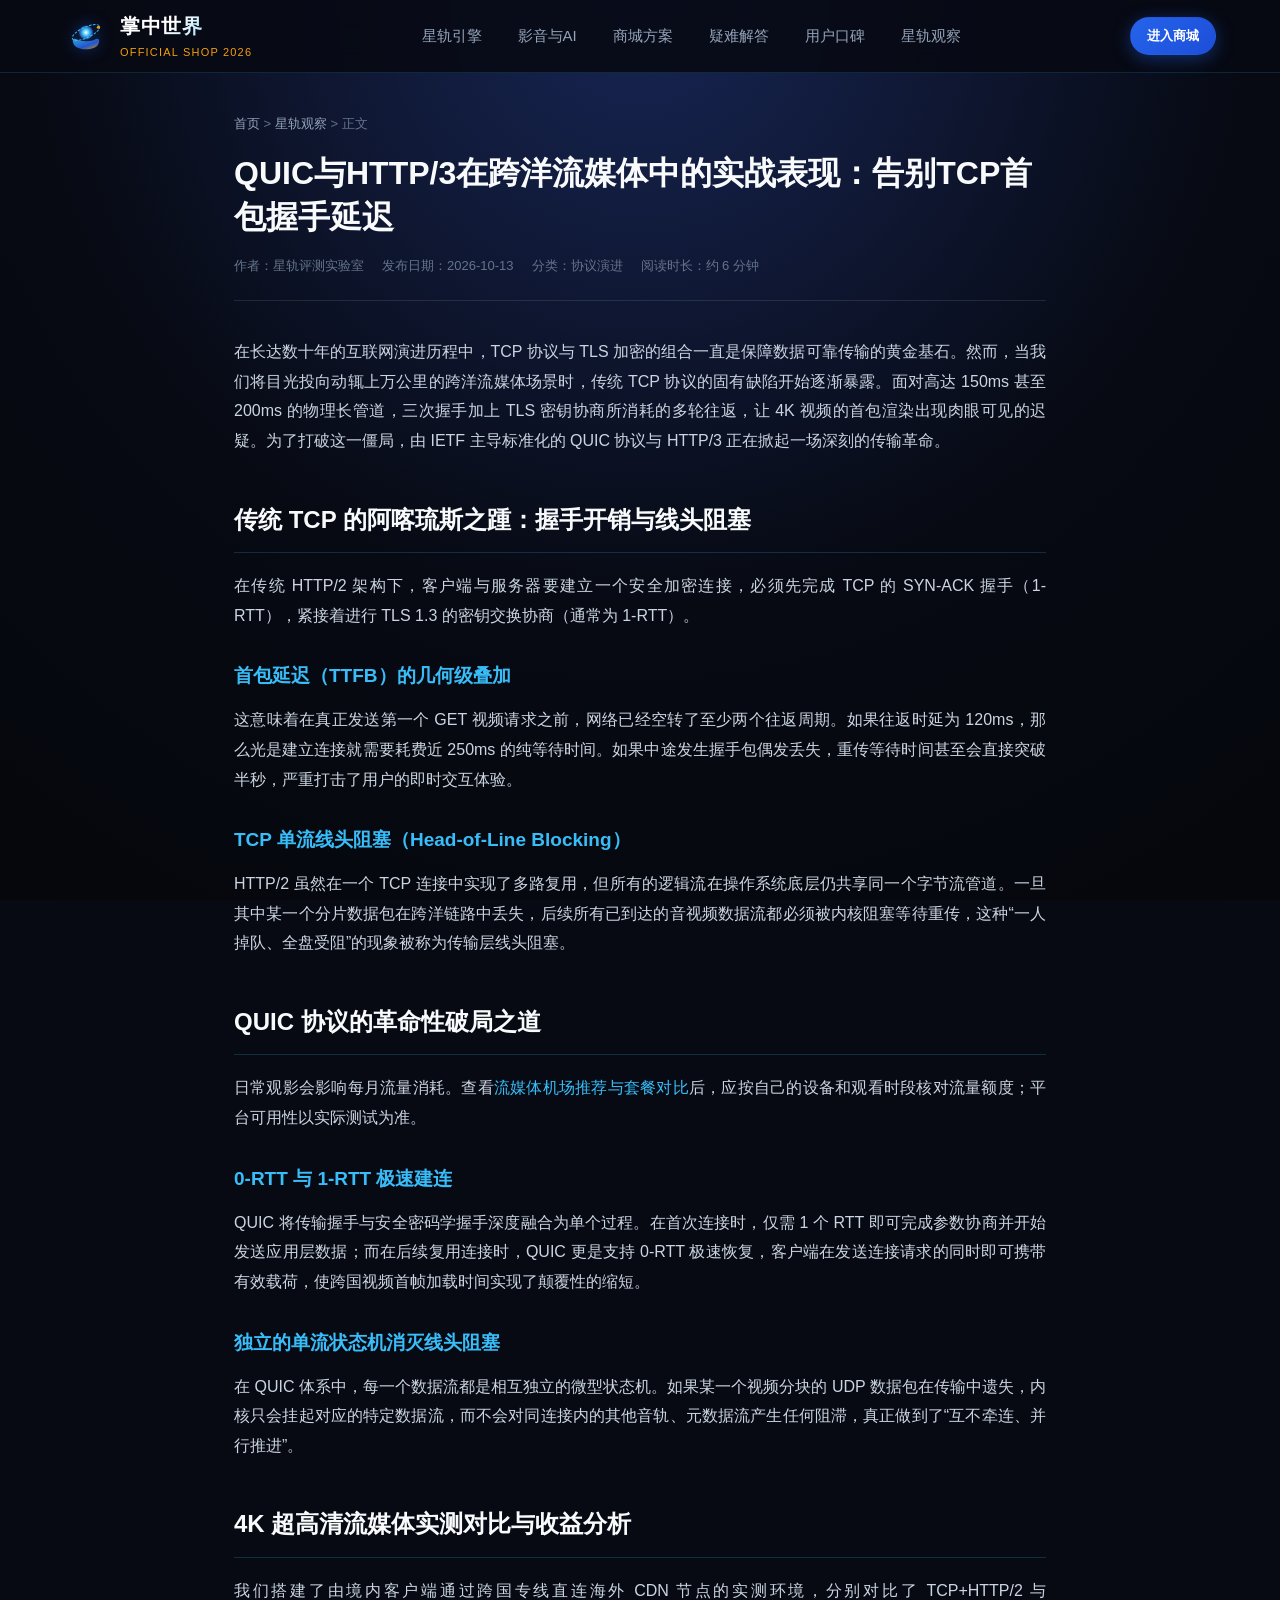
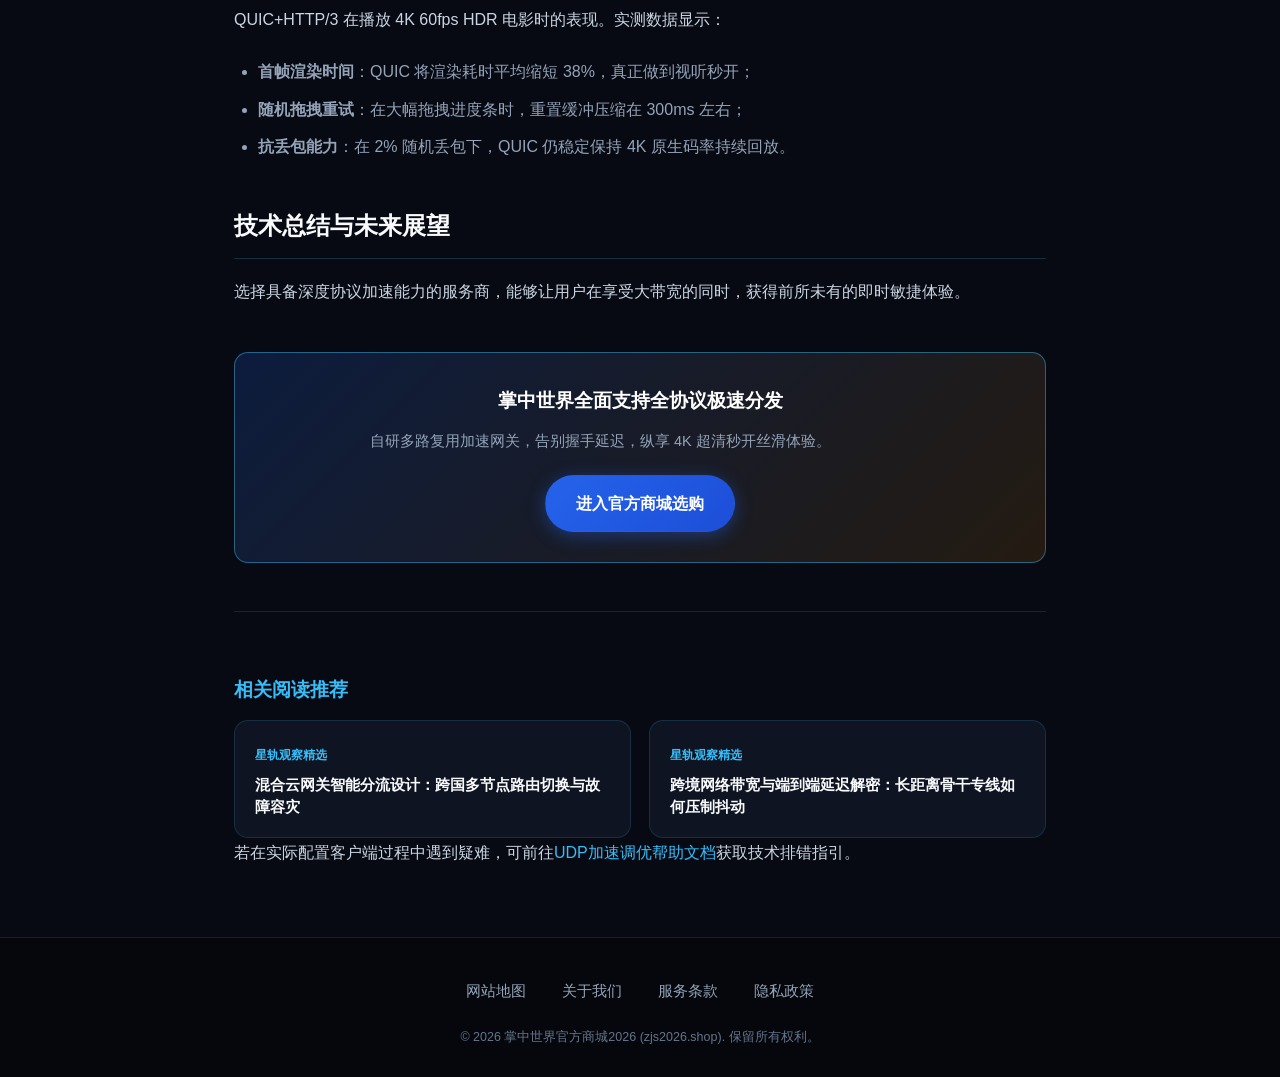
<file: quic-http3-streaming-speed.html>
<!DOCTYPE html>

<html lang="zh-CN">
<head>
<meta charset="utf-8"/>
<meta content="width=device-width, initial-scale=1" name="viewport"/>
<title>QUIC与HTTP/3在跨洋流媒体中的实战表现：告别TCP首包握手延迟 - 星轨观察</title>
<meta content="掌中世界专栏精选：围绕“QUIC与HTTP/3在跨洋流媒体中的实战表现：告别TCP首包握手延迟”展开全面解析。依托电信级物理专线网络加速体系，保障4K高清视频与前沿AI应用极速秒开，是2026年出海互联的高品质机场推荐参考。" name="description"/>
<link href="https://zjs2026.shop/quic-http3-streaming-speed.html" rel="canonical"/>
<link href="style.css" rel="stylesheet"/>
<meta content="article" property="og:type"/>
<meta content="掌中世界" property="og:site_name"/>
<meta content="QUIC与HTTP/3在跨洋流媒体中的实战表现：告别TCP首包握手延迟 - 星轨观察" property="og:title"/>
<meta content="掌中世界专栏精选：围绕“QUIC与HTTP/3在跨洋流媒体中的实战表现：告别TCP首包握手延迟”展开全面解析。依托电信级物理专线网络加速体系，保障4K高清视频与前沿AI应用极速秒开，是2026年出海互联的高品质机场推荐参考。" property="og:description"/>
<meta content="https://zjs2026.shop/quic-http3-streaming-speed.html" property="og:url"/>
<meta content="zh_CN" property="og:locale"/>
<script type="application/ld+json">{"@context": "https://schema.org", "@graph": [{"@type": "Article", "headline": "QUIC与HTTP/3在跨洋流媒体中的实战表现：告别TCP首包握手延迟", "description": "掌中世界专栏精选：围绕“QUIC与HTTP/3在跨洋流媒体中的实战表现：告别TCP首包握手延迟”展开全面解析。依托电信级物理专线网络加速体系，保障4K高清视频与前沿AI应用极速秒开，是2026年出海互联的高品质机场推荐参考。", "author": {"@type": "Organization", "name": "掌中世界"}, "publisher": {"@type": "Organization", "name": "掌中世界官方商城2026"}, "mainEntityOfPage": "https://zjs2026.shop/quic-http3-streaming-speed.html", "inLanguage": "zh-CN"}, {"@type": "BreadcrumbList", "itemListElement": [{"@type": "ListItem", "position": 1, "name": "首页", "item": "https://zjs2026.shop/"}, {"@type": "ListItem", "position": 2, "name": "星轨观察", "item": "https://zjs2026.shop/mall-news.html"}, {"@type": "ListItem", "position": 3, "name": "QUIC与HTTP/3在跨洋流媒体中的实战表现：告别TCP首包握手延迟", "item": "https://zjs2026.shop/quic-http3-streaming-speed.html"}]}]}</script>
<meta content="QUIC与HTTP/3在跨洋流媒体中的实战表现：告别TCP首包握手延迟 - 星轨观察" name="twitter:title"/>
<meta content="掌中世界专栏精选：围绕“QUIC与HTTP/3在跨洋流媒体中的实战表现：告别TCP首包握手延迟”展开全面解析。依托电信级物理专线网络加速体系，保障4K高清视频与前沿AI应用极速秒开，是2026年出海互联的高品质机场推荐参考。" name="twitter:description"/>
<script id="landing-maintenance-schema" type="application/ld+json">{"@context": "https://schema.org", "@type": "BreadcrumbList", "itemListElement": [{"@type": "ListItem", "position": 1, "name": "掌中世界机场", "item": "https://zjs2026.shop/"}, {"@type": "ListItem", "position": 2, "name": "QUIC与HTTP/3在跨洋流媒体中的实战表现：告别TCP首包握手延迟 - 星轨观察", "item": "https://zjs2026.shop/quic-http3-streaming-speed.html"}]}</script>
</head>
<body>
<!-- 吸顶导航栏 -->
<header class="cosmic-nav">
<div class="cosmic-container cosmic-nav-wrap">
<a aria-label="返回首页" class="cosmic-logo-link" href="index.html">
<!-- 主题深度融合：掌托乾坤星轨徽标 -->
<svg aria-label="掌中世界掌托星轨标志" class="cosmic-logo-svg" fill="none" role="img" viewbox="0 0 100 100" xmlns="http://www.w3.org/2000/svg">
<defs>
<lineargradient id="palmOrbitGrad" x1="0%" x2="100%" y1="0%" y2="100%">
<stop offset="0%" stop-color="#38bdf8"></stop>
<stop offset="60%" stop-color="#2563eb"></stop>
<stop offset="100%" stop-color="#f59e0b"></stop>
</lineargradient>
<radialgradient cx="50%" cy="50%" id="planetCoreGrad" r="50%">
<stop offset="0%" stop-color="#ffffff"></stop>
<stop offset="50%" stop-color="#38bdf8"></stop>
<stop offset="100%" stop-color="#1e3a8a"></stop>
</radialgradient>
</defs>
<!-- 托手弧形轮廓 -->
<path d="M22 68 C 28 84, 72 84, 78 68 C 84 56, 76 54, 70 58 C 64 63, 36 63, 30 58 C 24 54, 16 56, 22 68 Z" fill="url(#palmOrbitGrad)" opacity="0.85"></path>
<!-- 核心星体 -->
<circle cx="50" cy="42" fill="url(#planetCoreGrad)" r="16"></circle>
<!-- 倾斜旋转星轨环 -->
<ellipse cx="50" cy="42" fill="none" rx="34" ry="12" stroke="#38bdf8" stroke-dasharray="6 3" stroke-width="2.2" transform="rotate(-25 50 42)"></ellipse>
<circle cx="78" cy="30" fill="#f59e0b" r="3.5"></circle>
</svg>
<div class="cosmic-logo-text">
<span class="cosmic-logo-title">掌中世界</span>
<span class="cosmic-logo-sub">OFFICIAL SHOP 2026</span>
</div>
</a>
<!-- 移动端导航开关 (纯CSS) -->
<input aria-label="打开或关闭导航菜单" class="nav-mobile-toggle" id="cosmicNavToggle" type="checkbox"/>
<!-- 导航项目 -->
<nav class="cosmic-nav-menu">
<ul class="cosmic-nav-list">
<li class="cosmic-nav-item"><a aria-current="page" href="index.html#features">星轨引擎</a></li>
<li class="cosmic-nav-item"><a href="index.html#media-ai">影音与AI</a></li>
<li class="cosmic-nav-item"><a href="index.html#pricing">商城方案</a></li>
<li class="cosmic-nav-item"><a href="index.html#faq">疑难解答</a></li>
<li class="cosmic-nav-item"><a href="index.html#reviews">用户口碑</a></li>
<li class="cosmic-nav-item"><a href="mall-news.html">星轨观察</a></li>
</ul>
</nav>
<!-- 导航右侧 CTA -->
<div class="cosmic-nav-actions">
<a class="btn-cosmic btn-cosmic-primary btn-cosmic-sm" href="https://ww012.twilightaff.com/#/?code=A56DH1Af" rel="nofollow noopener sponsored" target="_blank">
          进入商城
        </a>
<label aria-label="移动端菜单切换" class="nav-hamburger-label" for="cosmicNavToggle">
<span></span>
<span></span>
<span></span>
</label>
</div>
</div>
</header>
<main class="article-container">
<div class="article-header">
<div class="article-breadcrumb">
<a href="index.html">首页</a> &gt; <a href="mall-news.html">星轨观察</a> &gt; 正文
      </div>
<h1 class="article-headline">QUIC与HTTP/3在跨洋流媒体中的实战表现：告别TCP首包握手延迟</h1>
<div class="article-meta-bar">
<span>作者：星轨评测实验室</span>
<span>发布日期：2026-10-13</span>
<span>分类：协议演进</span>
<span>阅读时长：约 6 分钟</span>
</div>
</div>
<article class="article-content">
<p>
        在长达数十年的互联网演进历程中，TCP 协议与 TLS 加密的组合一直是保障数据可靠传输的黄金基石。然而，当我们将目光投向动辄上万公里的跨洋流媒体场景时，传统 TCP 协议的固有缺陷开始逐渐暴露。面对高达 150ms 甚至 200ms 的物理长管道，三次握手加上 TLS 密钥协商所消耗的多轮往返，让 4K 视频的首包渲染出现肉眼可见的迟疑。为了打破这一僵局，由 IETF 主导标准化的 QUIC 协议与 HTTP/3 正在掀起一场深刻的传输革命。
      </p>
<h2>传统 TCP 的阿喀琉斯之踵：握手开销与线头阻塞</h2>
<p>
        在传统 HTTP/2 架构下，客户端与服务器要建立一个安全加密连接，必须先完成 TCP 的 SYN-ACK 握手（1-RTT），紧接着进行 TLS 1.3 的密钥交换协商（通常为 1-RTT）。
      </p>
<h3>首包延迟（TTFB）的几何级叠加</h3>
<p>
        这意味着在真正发送第一个 GET 视频请求之前，网络已经空转了至少两个往返周期。如果往返时延为 120ms，那么光是建立连接就需要耗费近 250ms 的纯等待时间。如果中途发生握手包偶发丢失，重传等待时间甚至会直接突破半秒，严重打击了用户的即时交互体验。
      </p>
<h3>TCP 单流线头阻塞（Head-of-Line Blocking）</h3>
<p>
        HTTP/2 虽然在一个 TCP 连接中实现了多路复用，但所有的逻辑流在操作系统底层仍共享同一个字节流管道。一旦其中某一个分片数据包在跨洋链路中丢失，后续所有已到达的音视频数据流都必须被内核阻塞等待重传，这种“一人掉队、全盘受阻”的现象被称为传输层线头阻塞。
      </p>
<h2>QUIC 协议的革命性破局之道</h2>
<p>日常观影会影响每月流量消耗。查看<a href="https://jichangtuijan.top/" rel="sponsored nofollow noopener" target="_blank">流媒体机场推荐与套餐对比</a>后，应按自己的设备和观看时段核对流量额度；平台可用性以实际测试为准。</p>
<h3>0-RTT 与 1-RTT 极速建连</h3>
<p>
        QUIC 将传输握手与安全密码学握手深度融合为单个过程。在首次连接时，仅需 1 个 RTT 即可完成参数协商并开始发送应用层数据；而在后续复用连接时，QUIC 更是支持 0-RTT 极速恢复，客户端在发送连接请求的同时即可携带有效载荷，使跨国视频首帧加载时间实现了颠覆性的缩短。
      </p>
<h3>独立的单流状态机消灭线头阻塞</h3>
<p>
        在 QUIC 体系中，每一个数据流都是相互独立的微型状态机。如果某一个视频分块的 UDP 数据包在传输中遗失，内核只会挂起对应的特定数据流，而不会对同连接内的其他音轨、元数据流产生任何阻滞，真正做到了“互不牵连、并行推进”。
      </p>
<h2>4K 超高清流媒体实测对比与收益分析</h2>
<p>
        我们搭建了由境内客户端通过跨国专线直连海外 CDN 节点的实测环境，分别对比了 TCP+HTTP/2 与 QUIC+HTTP/3 在播放 4K 60fps HDR 电影时的表现。实测数据显示：
      </p>
<ul>
<li><strong>首帧渲染时间</strong>：QUIC 将渲染耗时平均缩短 38%，真正做到视听秒开；</li>
<li><strong>随机拖拽重试</strong>：在大幅拖拽进度条时，重置缓冲压缩在 300ms 左右；</li>
<li><strong>抗丢包能力</strong>：在 2% 随机丢包下，QUIC 仍稳定保持 4K 原生码率持续回放。</li>
</ul>
<h2>技术总结与未来展望</h2>
<p>
        选择具备深度协议加速能力的服务商，能够让用户在享受大带宽的同时，获得前所未有的即时敏捷体验。
      </p>
<div class="article-cta-box">
<h3>掌中世界全面支持全协议极速分发</h3>
<p>自研多路复用加速网关，告别握手延迟，纵享 4K 超清秒开丝滑体验。</p>
<a class="btn-cosmic btn-cosmic-primary btn-cosmic-lg" href="https://ww012.twilightaff.com/#/?code=A56DH1Af" rel="nofollow noopener sponsored" target="_blank">
          进入官方商城选购
        </a>
</div>
<!-- 相关阅读推荐 -->
<section class="related-articles-sec">
<h3 class="related-title">相关阅读推荐</h3>
<div class="related-grid">
<a class="related-card" href="cloud-gateway-traffic-routing.html">
<span class="related-cat">星轨观察精选</span>
<h4 class="related-heading">混合云网关智能分流设计：跨国多节点路由切换与故障容灾</h4>
</a>
<a class="related-card" href="cross-border-bandwidth-latency-guide.html">
<span class="related-cat">星轨观察精选</span>
<h4 class="related-heading">跨境网络带宽与端到端延迟解密：长距离骨干专线如何压制抖动</h4>
</a>
</div>
</section>
<p>若在实际配置客户端过程中遇到疑难，可前往<a href="https://zjs2026.help/" target="_blank">UDP加速调优帮助文档</a>获取技术排错指引。</p>
</article>
</main>
<!-- 页脚 -->
<footer class="cosmic-footer">
<div class="cosmic-container">
<ul class="cosmic-footer-nav">
<li><a href="sitemap.html">网站地图</a></li>
<li><a href="about.html">关于我们</a></li>
<li><a href="terms.html">服务条款</a></li>
<li><a href="privacy.html">隐私政策</a></li>
</ul>
<div class="cosmic-footer-copy">
        © 2026 掌中世界官方商城2026 (zjs2026.shop). 保留所有权利。
      </div>
</div>
</footer>
<script>
    document.querySelectorAll('.cosmic-nav-item a').forEach(function(l) {
      l.addEventListener('click', function() {
        var t = document.getElementById('cosmicNavToggle');
        if (t) t.checked = false;
      });
    });
  </script>
</body>
</html>
</file>
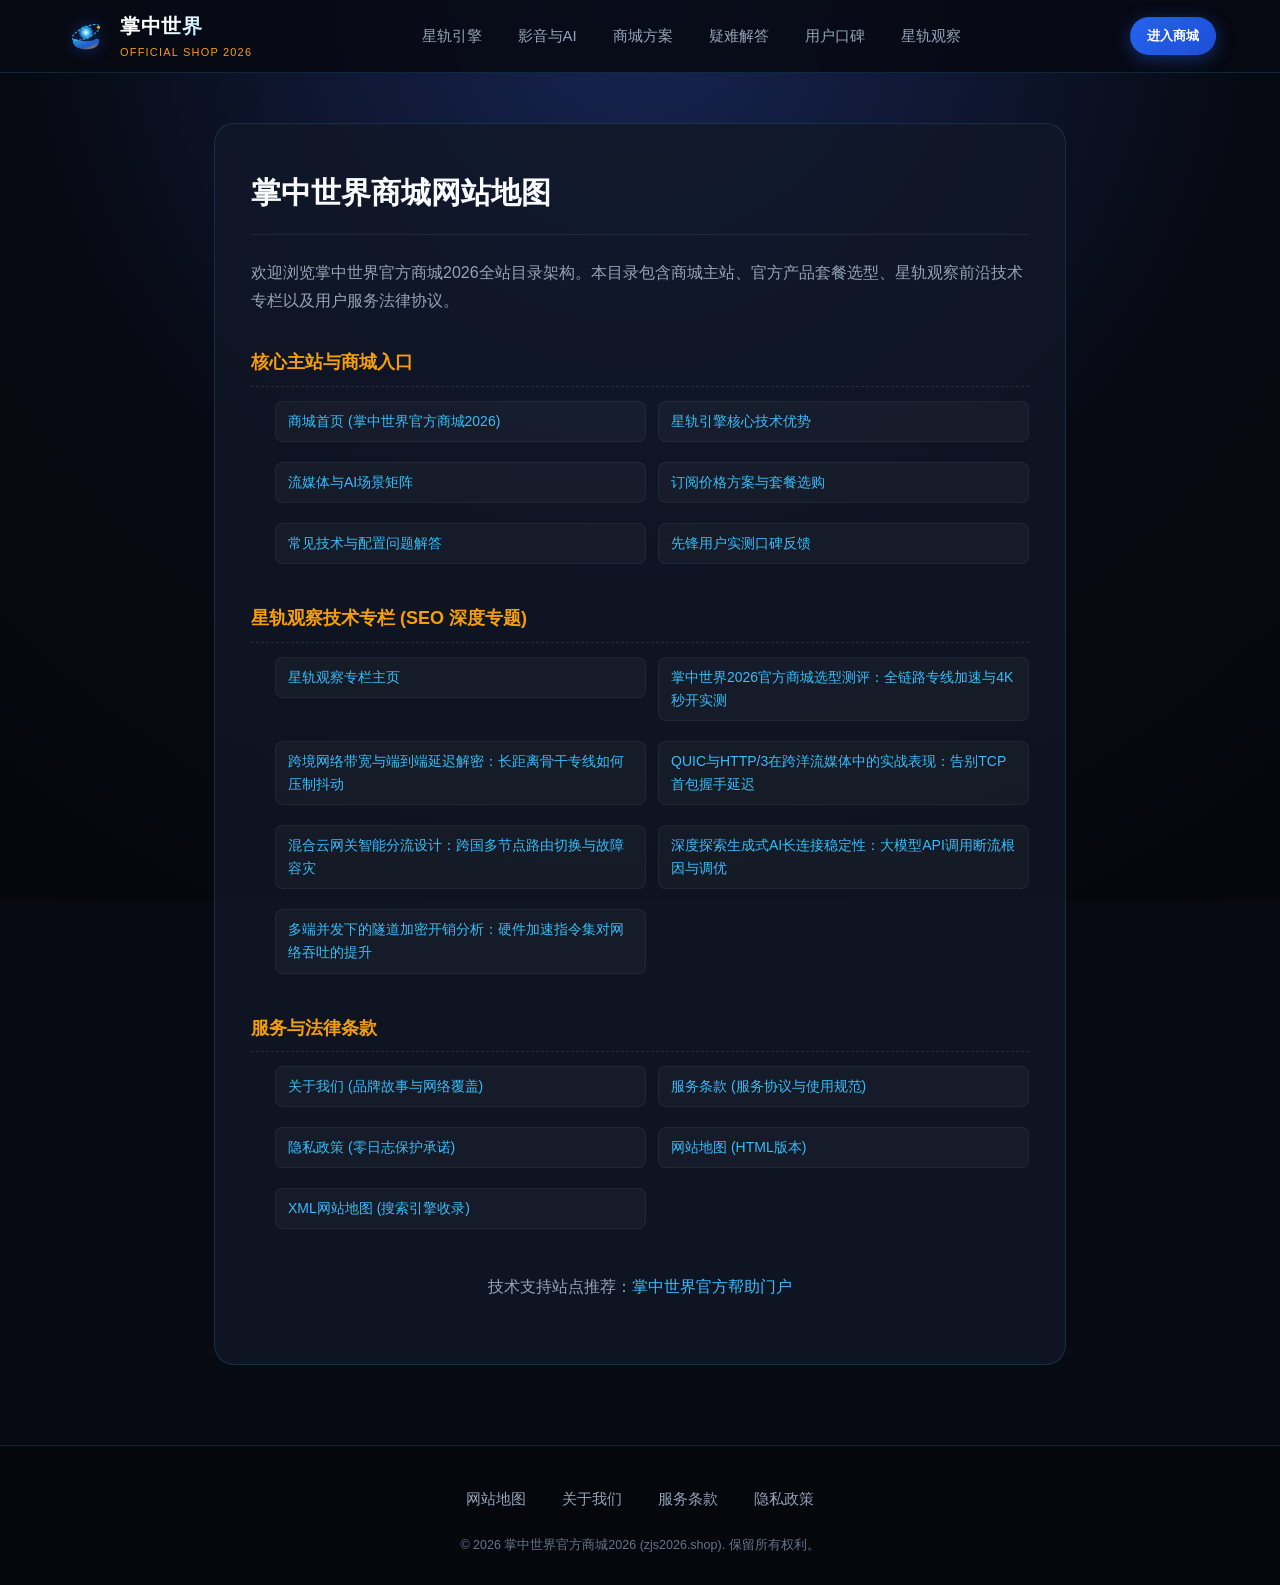
<file: sitemap.html>
<!DOCTYPE html>
<html lang="zh-CN">
<head>
  <meta charset="UTF-8">
  <meta name="viewport" content="width=device-width, initial-scale=1">
  <title>网站地图 - 掌中世界商城2026 | 全站索引导航与技术专题</title>
  <meta name="description" content="掌中世界商城2026网站地图。为您清晰索引首页、专栏文章及服务协议页面，一键探索全链路网络加速节点，体验4K流媒体极速秒开与年度标杆机场推荐。">
  
  <link rel="canonical" href="https://zjs2026.shop/sitemap.html">
  <link rel="stylesheet" href="style.css">
  <meta property="og:type" content="article">
  <meta property="og:site_name" content="掌中世界">
  <meta property="og:title" content="网站地图 - 掌中世界商城2026 | 全站索引导航与技术专题">
  <meta property="og:description" content="掌中世界商城2026网站地图。为您清晰索引首页、专栏文章及服务协议页面，一键探索全链路网络加速节点，体验4K流媒体极速秒开与年度标杆机场推荐。">
  <meta property="og:url" content="https://zjs2026.shop/sitemap.html">
  
  <meta property="og:locale" content="zh_CN">

<meta name="twitter:title" content="网站地图 - 掌中世界商城2026 | 全站索引导航与技术专题">
<meta name="twitter:description" content="掌中世界商城2026网站地图。为您清晰索引首页、专栏文章及服务协议页面，一键探索全链路网络加速节点，体验4K流媒体极速秒开与年度标杆机场推荐。">
<script id="landing-maintenance-schema" type="application/ld+json">{"@context": "https://schema.org", "@type": "BreadcrumbList", "itemListElement": [{"@type": "ListItem", "position": 1, "name": "掌中世界机场", "item": "https://zjs2026.shop/"}, {"@type": "ListItem", "position": 2, "name": "网站地图 - 掌中世界商城2026 | 全站索引导航与技术专题", "item": "https://zjs2026.shop/sitemap.html"}]}</script>
</head>
<body>

  <!-- 吸顶导航栏 (与首页完全一致) -->
  <header class="cosmic-nav">
    <div class="cosmic-container cosmic-nav-wrap">
      <a href="index.html" class="cosmic-logo-link" aria-label="返回首页">
        <!-- 主题深度融合：掌托乾坤星轨徽标 -->
        <svg class="cosmic-logo-svg" viewBox="0 0 100 100" fill="none" xmlns="http://www.w3.org/2000/svg" role="img" aria-label="掌中世界掌托星轨标志">
          <defs>
            <linearGradient id="palmOrbitGrad" x1="0%" y1="0%" x2="100%" y2="100%">
              <stop offset="0%" stop-color="#38bdf8" />
              <stop offset="60%" stop-color="#2563eb" />
              <stop offset="100%" stop-color="#f59e0b" />
            </linearGradient>
            <radialGradient id="planetCoreGrad" cx="50%" cy="50%" r="50%">
              <stop offset="0%" stop-color="#ffffff" />
              <stop offset="50%" stop-color="#38bdf8" />
              <stop offset="100%" stop-color="#1e3a8a" />
            </radialGradient>
          </defs>
          <!-- 托手弧形轮廓 -->
          <path d="M22 68 C 28 84, 72 84, 78 68 C 84 56, 76 54, 70 58 C 64 63, 36 63, 30 58 C 24 54, 16 56, 22 68 Z" fill="url(#palmOrbitGrad)" opacity="0.85" />
          <!-- 核心星体 -->
          <circle cx="50" cy="42" r="16" fill="url(#planetCoreGrad)" />
          <!-- 倾斜旋转星轨环 -->
          <ellipse cx="50" cy="42" rx="34" ry="12" stroke="#38bdf8" stroke-width="2.2" stroke-dasharray="6 3" transform="rotate(-25 50 42)" fill="none" />
          <circle cx="78" cy="30" r="3.5" fill="#f59e0b" />
        </svg>
        <div class="cosmic-logo-text">
          <span class="cosmic-logo-title">掌中世界</span>
          <span class="cosmic-logo-sub">OFFICIAL SHOP 2026</span>
        </div>
      </a>

      <!-- 移动端导航开关 (纯CSS) -->
      <input type="checkbox" id="cosmicNavToggle" class="nav-mobile-toggle" aria-label="打开或关闭导航菜单">
      
      <!-- 导航项目 -->
      <nav class="cosmic-nav-menu">
        <ul class="cosmic-nav-list">
          <li class="cosmic-nav-item"><a href="index.html#features" aria-current="page">星轨引擎</a></li>
          <li class="cosmic-nav-item"><a href="index.html#media-ai">影音与AI</a></li>
          <li class="cosmic-nav-item"><a href="index.html#pricing">商城方案</a></li>
          <li class="cosmic-nav-item"><a href="index.html#faq">疑难解答</a></li>
          <li class="cosmic-nav-item"><a href="index.html#reviews">用户口碑</a></li>
          <li class="cosmic-nav-item"><a href="mall-news.html">星轨观察</a></li>
        </ul>
      </nav>

      <!-- 导航右侧 CTA -->
      <div class="cosmic-nav-actions">
        <a href="https://ww012.twilightaff.com/#/?code=A56DH1Af" target="_blank" class="btn-cosmic btn-cosmic-primary btn-cosmic-sm" rel="nofollow noopener sponsored">
          进入商城
        </a>
        <label for="cosmicNavToggle" class="nav-hamburger-label" aria-label="移动端菜单切换">
          <span></span>
          <span></span>
          <span></span>
        </label>
      </div>
    </div>
  </header>

  <main class="policy-page">
    <div class="policy-card">
      <h1>掌中世界商城网站地图</h1>
      <p>欢迎浏览掌中世界官方商城2026全站目录架构。本目录包含商城主站、官方产品套餐选型、星轨观察前沿技术专栏以及用户服务法律协议。</p>

      <div class="sitemap-group">
        <h2>核心主站与商城入口</h2>
        <ul class="sitemap-list">
          <li><a href="index.html">商城首页 (掌中世界官方商城2026)</a></li>
          <li><a href="index.html#features">星轨引擎核心技术优势</a></li>
          <li><a href="index.html#media-ai">流媒体与AI场景矩阵</a></li>
          <li><a href="index.html#pricing">订阅价格方案与套餐选购</a></li>
          <li><a href="index.html#faq">常见技术与配置问题解答</a></li>
          <li><a href="index.html#reviews">先锋用户实测口碑反馈</a></li>
        </ul>
      </div>

      <div class="sitemap-group">
        <h2>星轨观察技术专栏 (SEO 深度专题)</h2>
        <ul class="sitemap-list">
          <li><a href="mall-news.html">星轨观察专栏主页</a></li>
          <li><a href="palm-world-accelerator-review.html">掌中世界2026官方商城选型测评：全链路专线加速与4K秒开实测</a></li>
          <li><a href="cross-border-bandwidth-latency-guide.html">跨境网络带宽与端到端延迟解密：长距离骨干专线如何压制抖动</a></li>
          <li><a href="quic-http3-streaming-speed.html">QUIC与HTTP/3在跨洋流媒体中的实战表现：告别TCP首包握手延迟</a></li>
          <li><a href="cloud-gateway-traffic-routing.html">混合云网关智能分流设计：跨国多节点路由切换与故障容灾</a></li>
          <li><a href="large-model-streaming-stability.html">深度探索生成式AI长连接稳定性：大模型API调用断流根因与调优</a></li>
          <li><a href="multi-device-encryption-efficiency.html">多端并发下的隧道加密开销分析：硬件加速指令集对网络吞吐的提升</a></li>
        </ul>
      </div>

      <div class="sitemap-group">
        <h2>服务与法律条款</h2>
        <ul class="sitemap-list">
          <li><a href="about.html">关于我们 (品牌故事与网络覆盖)</a></li>
          <li><a href="terms.html">服务条款 (服务协议与使用规范)</a></li>
          <li><a href="privacy.html">隐私政策 (零日志保护承诺)</a></li>
          <li><a href="sitemap.html">网站地图 (HTML版本)</a></li>
          <li><a href="sitemap.xml">XML网站地图 (搜索引擎收录)</a></li>
        </ul>
      </div>
    <p class="page-action-center">技术支持站点推荐：<a href="https://zjs2026.help/" target="_blank">掌中世界官方帮助门户</a></p>
    </div>
  </main>

  <footer class="cosmic-footer">
    <div class="cosmic-container">
      <ul class="cosmic-footer-nav">
        <li><a href="sitemap.html">网站地图</a></li>
        <li><a href="about.html">关于我们</a></li>
        <li><a href="terms.html">服务条款</a></li>
        <li><a href="privacy.html">隐私政策</a></li>
      </ul>
      <div class="cosmic-footer-copy">
        &copy; 2026 掌中世界官方商城2026 (zjs2026.shop). 保留所有权利。
      </div>
    </div>
  </footer>

  <script>
    document.querySelectorAll('.cosmic-nav-item a').forEach(function(l) {
      l.addEventListener('click', function() {
        var t = document.getElementById('cosmicNavToggle');
        if (t) t.checked = false;
      });
    });
  </script>
</body>
</html>
</file>
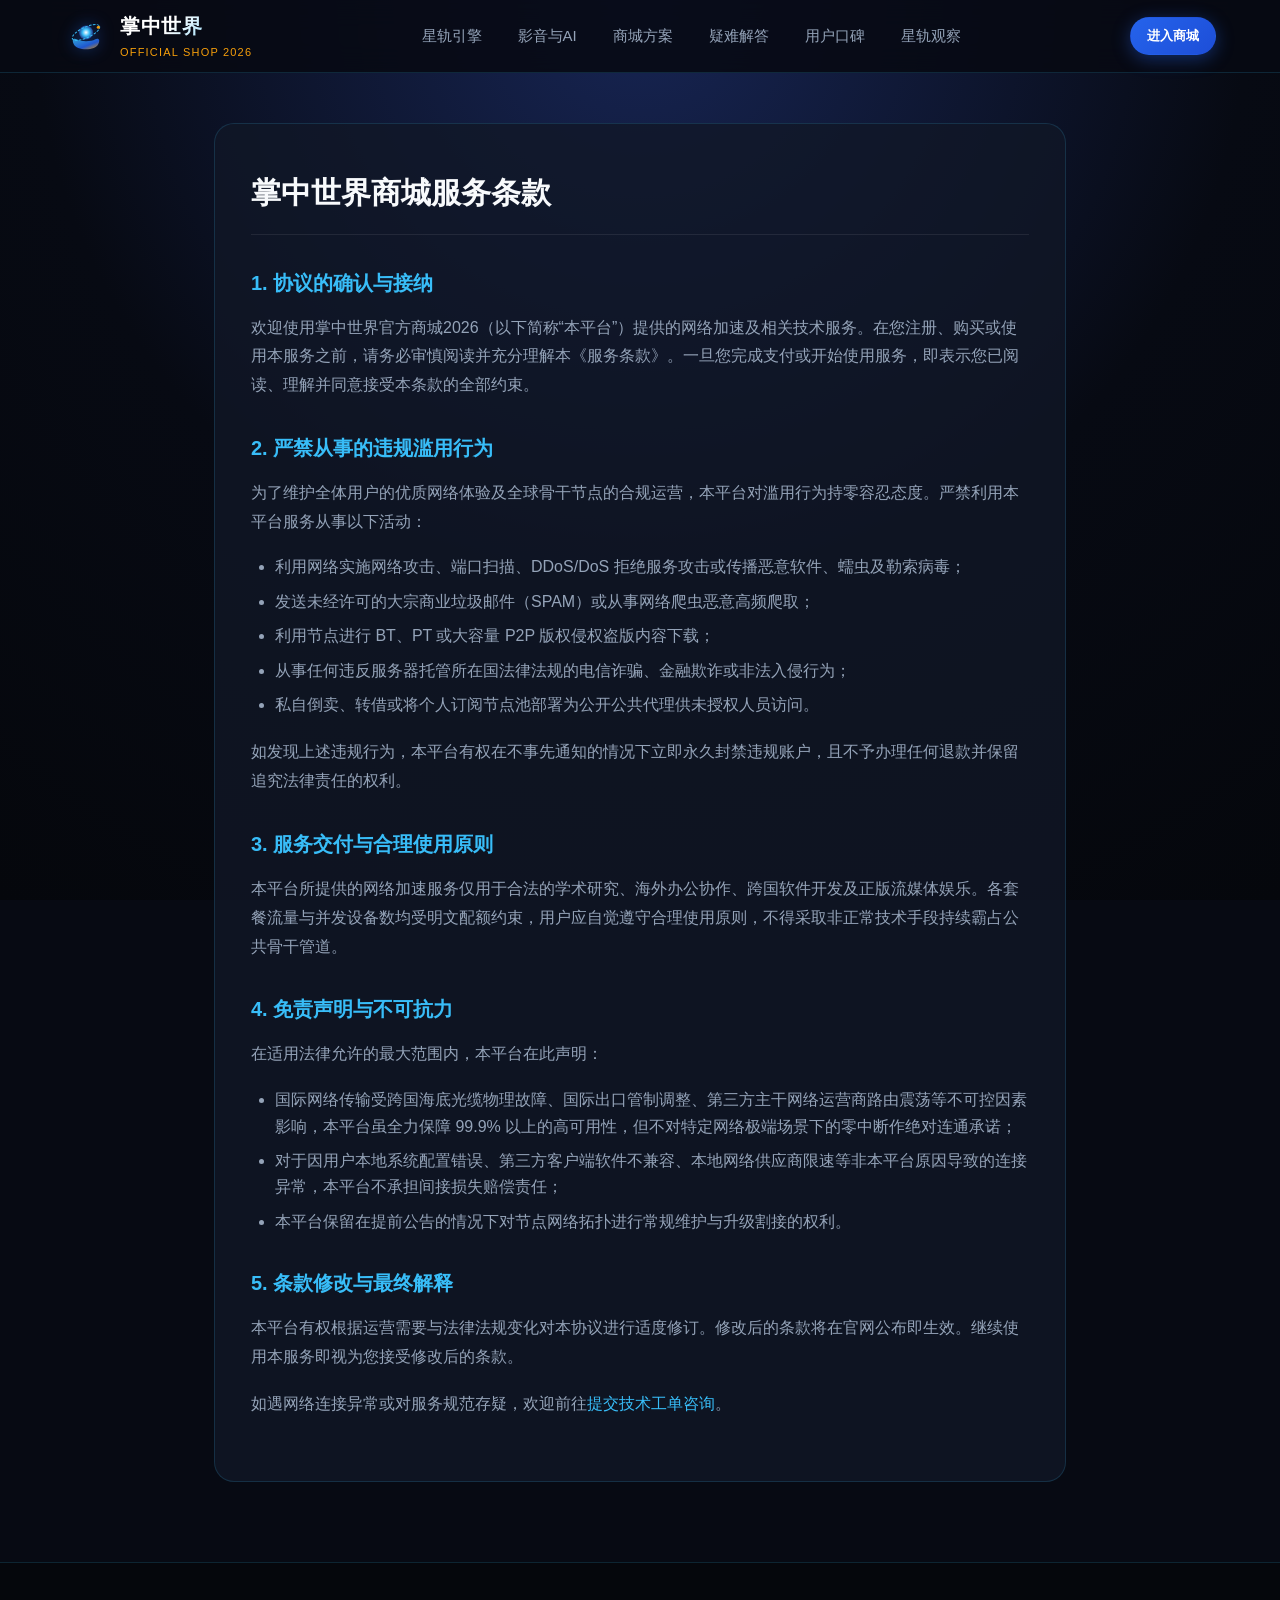
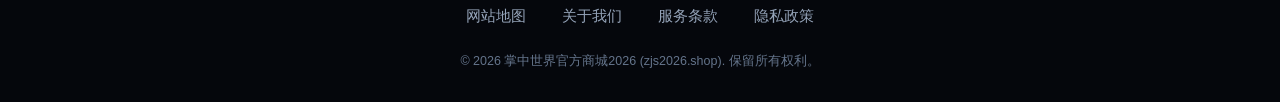
<file: terms.html>
<!DOCTYPE html>
<html lang="zh-CN">
<head>
  <meta charset="UTF-8">
  <meta name="viewport" content="width=device-width, initial-scale=1">
  <title>服务条款 - 掌中世界商城2026 | 用户服务协议与免责声明</title>
  <meta name="description" content="掌中世界商城2026服务条款。明确用户规范、隐私保障承诺及网络加速节点合规使用准则，助您极速秒开享受安全无阻的年度出海机场推荐服务。">
  
  <link rel="canonical" href="https://zjs2026.shop/terms.html">
  <link rel="stylesheet" href="style.css">
  <meta property="og:type" content="article">
  <meta property="og:site_name" content="掌中世界">
  <meta property="og:title" content="服务条款 - 掌中世界商城2026 | 用户服务协议与免责声明">
  <meta property="og:description" content="掌中世界商城2026服务条款。明确用户规范、隐私保障承诺及网络加速节点合规使用准则，助您极速秒开享受安全无阻的年度出海机场推荐服务。">
  <meta property="og:url" content="https://zjs2026.shop/terms.html">
  
  <meta property="og:locale" content="zh_CN">

<meta name="twitter:title" content="服务条款 - 掌中世界商城2026 | 用户服务协议与免责声明">
<meta name="twitter:description" content="掌中世界商城2026服务条款。明确用户规范、隐私保障承诺及网络加速节点合规使用准则，助您极速秒开享受安全无阻的年度出海机场推荐服务。">
<script id="landing-maintenance-schema" type="application/ld+json">{"@context": "https://schema.org", "@type": "BreadcrumbList", "itemListElement": [{"@type": "ListItem", "position": 1, "name": "掌中世界机场", "item": "https://zjs2026.shop/"}, {"@type": "ListItem", "position": 2, "name": "服务条款 - 掌中世界商城2026 | 用户服务协议与免责声明", "item": "https://zjs2026.shop/terms.html"}]}</script>
</head>
<body>

  <!-- 吸顶导航栏 (与首页完全一致) -->
  <header class="cosmic-nav">
    <div class="cosmic-container cosmic-nav-wrap">
      <a href="index.html" class="cosmic-logo-link" aria-label="返回首页">
        <!-- 主题深度融合：掌托乾坤星轨徽标 -->
        <svg class="cosmic-logo-svg" viewBox="0 0 100 100" fill="none" xmlns="http://www.w3.org/2000/svg" role="img" aria-label="掌中世界掌托星轨标志">
          <defs>
            <linearGradient id="palmOrbitGrad" x1="0%" y1="0%" x2="100%" y2="100%">
              <stop offset="0%" stop-color="#38bdf8" />
              <stop offset="60%" stop-color="#2563eb" />
              <stop offset="100%" stop-color="#f59e0b" />
            </linearGradient>
            <radialGradient id="planetCoreGrad" cx="50%" cy="50%" r="50%">
              <stop offset="0%" stop-color="#ffffff" />
              <stop offset="50%" stop-color="#38bdf8" />
              <stop offset="100%" stop-color="#1e3a8a" />
            </radialGradient>
          </defs>
          <!-- 托手弧形轮廓 -->
          <path d="M22 68 C 28 84, 72 84, 78 68 C 84 56, 76 54, 70 58 C 64 63, 36 63, 30 58 C 24 54, 16 56, 22 68 Z" fill="url(#palmOrbitGrad)" opacity="0.85" />
          <!-- 核心星体 -->
          <circle cx="50" cy="42" r="16" fill="url(#planetCoreGrad)" />
          <!-- 倾斜旋转星轨环 -->
          <ellipse cx="50" cy="42" rx="34" ry="12" stroke="#38bdf8" stroke-width="2.2" stroke-dasharray="6 3" transform="rotate(-25 50 42)" fill="none" />
          <circle cx="78" cy="30" r="3.5" fill="#f59e0b" />
        </svg>
        <div class="cosmic-logo-text">
          <span class="cosmic-logo-title">掌中世界</span>
          <span class="cosmic-logo-sub">OFFICIAL SHOP 2026</span>
        </div>
      </a>

      <!-- 移动端导航开关 (纯CSS) -->
      <input type="checkbox" id="cosmicNavToggle" class="nav-mobile-toggle" aria-label="打开或关闭导航菜单">
      
      <!-- 导航项目 -->
      <nav class="cosmic-nav-menu">
        <ul class="cosmic-nav-list">
          <li class="cosmic-nav-item"><a href="index.html#features" aria-current="page">星轨引擎</a></li>
          <li class="cosmic-nav-item"><a href="index.html#media-ai">影音与AI</a></li>
          <li class="cosmic-nav-item"><a href="index.html#pricing">商城方案</a></li>
          <li class="cosmic-nav-item"><a href="index.html#faq">疑难解答</a></li>
          <li class="cosmic-nav-item"><a href="index.html#reviews">用户口碑</a></li>
          <li class="cosmic-nav-item"><a href="mall-news.html">星轨观察</a></li>
        </ul>
      </nav>

      <!-- 导航右侧 CTA -->
      <div class="cosmic-nav-actions">
        <a href="https://ww012.twilightaff.com/#/?code=A56DH1Af" target="_blank" class="btn-cosmic btn-cosmic-primary btn-cosmic-sm" rel="nofollow noopener sponsored">
          进入商城
        </a>
        <label for="cosmicNavToggle" class="nav-hamburger-label" aria-label="移动端菜单切换">
          <span></span>
          <span></span>
          <span></span>
        </label>
      </div>
    </div>
  </header>

  <main class="policy-page">
    <div class="policy-card">
      <h1>掌中世界商城服务条款</h1>
      
      <h2>1. 协议的确认与接纳</h2>
      <p>欢迎使用掌中世界官方商城2026（以下简称“本平台”）提供的网络加速及相关技术服务。在您注册、购买或使用本服务之前，请务必审慎阅读并充分理解本《服务条款》。一旦您完成支付或开始使用服务，即表示您已阅读、理解并同意接受本条款的全部约束。</p>

      <h2>2. 严禁从事的违规滥用行为</h2>
      <p>为了维护全体用户的优质网络体验及全球骨干节点的合规运营，本平台对滥用行为持零容忍态度。严禁利用本平台服务从事以下活动：</p>
      <ul>
        <li>利用网络实施网络攻击、端口扫描、DDoS/DoS 拒绝服务攻击或传播恶意软件、蠕虫及勒索病毒；</li>
        <li>发送未经许可的大宗商业垃圾邮件（SPAM）或从事网络爬虫恶意高频爬取；</li>
        <li>利用节点进行 BT、PT 或大容量 P2P 版权侵权盗版内容下载；</li>
        <li>从事任何违反服务器托管所在国法律法规的电信诈骗、金融欺诈或非法入侵行为；</li>
        <li>私自倒卖、转借或将个人订阅节点池部署为公开公共代理供未授权人员访问。</li>
      </ul>
      <p>如发现上述违规行为，本平台有权在不事先通知的情况下立即永久封禁违规账户，且不予办理任何退款并保留追究法律责任的权利。</p>

      <h2>3. 服务交付与合理使用原则</h2>
      <p>本平台所提供的网络加速服务仅用于合法的学术研究、海外办公协作、跨国软件开发及正版流媒体娱乐。各套餐流量与并发设备数均受明文配额约束，用户应自觉遵守合理使用原则，不得采取非正常技术手段持续霸占公共骨干管道。</p>

      <h2>4. 免责声明与不可抗力</h2>
      <p>在适用法律允许的最大范围内，本平台在此声明：</p>
      <ul>
        <li>国际网络传输受跨国海底光缆物理故障、国际出口管制调整、第三方主干网络运营商路由震荡等不可控因素影响，本平台虽全力保障 99.9% 以上的高可用性，但不对特定网络极端场景下的零中断作绝对连通承诺；</li>
        <li>对于因用户本地系统配置错误、第三方客户端软件不兼容、本地网络供应商限速等非本平台原因导致的连接异常，本平台不承担间接损失赔偿责任；</li>
        <li>本平台保留在提前公告的情况下对节点网络拓扑进行常规维护与升级割接的权利。</li>
      </ul>

      <h2>5. 条款修改与最终解释</h2>
      <p>本平台有权根据运营需要与法律法规变化对本协议进行适度修订。修改后的条款将在官网公布即生效。继续使用本服务即视为您接受修改后的条款。</p>
    <p>如遇网络连接异常或对服务规范存疑，欢迎前往<a href="https://zjs2026.help/" target="_blank">提交技术工单咨询</a>。</p>
    </div>
  </main>

  <footer class="cosmic-footer">
    <div class="cosmic-container">
      <ul class="cosmic-footer-nav">
        <li><a href="sitemap.html">网站地图</a></li>
        <li><a href="about.html">关于我们</a></li>
        <li><a href="terms.html">服务条款</a></li>
        <li><a href="privacy.html">隐私政策</a></li>
      </ul>
      <div class="cosmic-footer-copy">
        &copy; 2026 掌中世界官方商城2026 (zjs2026.shop). 保留所有权利。
      </div>
    </div>
  </footer>

  <script>
    document.querySelectorAll('.cosmic-nav-item a').forEach(function(l) {
      l.addEventListener('click', function() {
        var t = document.getElementById('cosmicNavToggle');
        if (t) t.checked = false;
      });
    });
  </script>
</body>
</html>
</file>
<file: style.css>
/* ==========================================================================
   zjs2026.shop - 掌中世界官方商城2026 样式系统
   设计风格：浩瀚星穹 / 掌心星轨旗舰电商风 (Cosmic Orbital E-Commerce)
   主色调：深空星海蓝 (#0b0f19) · 恒星轨道蓝 (#2563eb) · 琥珀天金 (#f59e0b) · 极光青 (#38bdf8)
   ========================================================================== */

:root {
  --bg-deep: #070a13;
  --bg-surface: #0f172a;
  --bg-card: rgba(17, 24, 39, 0.78);
  --bg-card-hover: rgba(30, 41, 59, 0.9);
  --border-subtle: rgba(56, 189, 248, 0.16);
  --border-bright: rgba(56, 189, 248, 0.45);
  --border-gold: rgba(245, 158, 11, 0.4);
  --primary: #2563eb;
  --primary-glow: rgba(37, 99, 235, 0.45);
  --accent-cyan: #38bdf8;
  --accent-gold: #f59e0b;
  --accent-gold-light: #fbbf24;
  --text-primary: #f8fafc;
  --text-secondary: #94a3b8;
  --text-muted: #64748b;
  --radius-sm: 8px;
  --radius-md: 14px;
  --radius-lg: 20px;
  --radius-full: 9999px;
  --shadow-card: 0 10px 30px -10px rgba(0, 0, 0, 0.5), 0 0 20px -5px rgba(56, 189, 248, 0.1);
  --shadow-glow: 0 0 25px rgba(56, 189, 248, 0.35);
  --shadow-gold: 0 0 25px rgba(245, 158, 11, 0.3);
  --transition: all 0.28s cubic-bezier(0.4, 0, 0.2, 1);
  --font-main: -apple-system, BlinkMacSystemFont, "Segoe UI", Roboto, "PingFang SC", "Hiragino Sans GB", "Microsoft YaHei", sans-serif;
}

* {
  box-sizing: border-box;
  margin: 0;
  padding: 0;
}

html {
  scroll-behavior: smooth;
  font-family: var(--font-main);
  background-color: var(--bg-deep);
  color: var(--text-primary);
  line-height: 1.65;
  -webkit-font-smoothing: antialiased;
}

body {
  position: relative;
  min-height: 100vh;
  overflow-x: hidden;
  background: radial-gradient(circle at 50% 0%, #172554 0%, #070a13 55%, #05070c 100%);
  background-attachment: fixed;
}

/* 统一超链接规范：强调整体高亮，访问前后保持一致，绝不显示默认蓝/紫 */
a {
  color: var(--accent-cyan);
  text-decoration: none;
  transition: var(--transition);
}

a:visited {
  color: var(--accent-cyan);
}

a:hover, a:focus {
  color: var(--accent-gold-light);
  text-decoration: none;
}

a:focus-visible {
  outline: 2px solid var(--accent-cyan);
  outline-offset: 3px;
  border-radius: 2px;
}

img, svg {
  vertical-align: middle;
}

/* 容器与版心 */
.cosmic-container {
  width: 100%;
  max-width: 1200px;
  margin-left: auto;
  margin-right: auto;
  padding-left: 24px;
  padding-right: 24px;
}

/* 顶部公告条 */
.cosmic-topbar {
  background: linear-gradient(90deg, rgba(37, 99, 235, 0.25), rgba(245, 158, 11, 0.2), rgba(37, 99, 235, 0.25));
  border-bottom: 1px solid var(--border-subtle);
  padding: 8px 16px;
  font-size: 13px;
  text-align: center;
  color: var(--text-secondary);
}
.cosmic-topbar-flex {
  display: flex;
  justify-content: center;
  align-items: center;
  gap: 16px;
  flex-wrap: wrap;
}
.pulse-indicator {
  display: inline-flex;
  align-items: center;
  gap: 6px;
  color: var(--accent-cyan);
  font-weight: 500;
}
.pulse-dot {
  width: 8px;
  height: 8px;
  background-color: #10b981;
  border-radius: 50%;
  box-shadow: 0 0 10px #10b981;
  animation: cosmicPulse 2s infinite;
}
@keyframes cosmicPulse {
  0%, 100% { opacity: 1; transform: scale(1); }
  50% { opacity: 0.4; transform: scale(0.85); }
}

/* 吸顶导航栏 */
.cosmic-nav {
  position: sticky;
  top: 0;
  z-index: 999;
  background: rgba(7, 10, 19, 0.88);
  backdrop-filter: blur(14px);
  -webkit-backdrop-filter: blur(14px);
  border-bottom: 1px solid var(--border-subtle);
  transition: var(--transition);
}

.cosmic-nav-wrap {
  display: flex;
  align-items: center;
  justify-content: space-between;
  height: 72px;
}

.cosmic-logo-link {
  display: flex;
  align-items: center;
  gap: 12px;
  color: var(--text-primary);
}
.cosmic-logo-link:hover {
  color: var(--text-primary);
}

.cosmic-logo-svg {
  width: 44px;
  height: 44px;
  filter: drop-shadow(0 0 8px var(--primary-glow));
}

.cosmic-logo-text {
  display: flex;
  flex-direction: column;
}
.cosmic-logo-title {
  font-size: 20px;
  font-weight: 700;
  letter-spacing: 0.5px;
  background: linear-gradient(135deg, #ffffff 40%, var(--accent-cyan) 100%);
  -webkit-background-clip: text;
  -webkit-text-fill-color: transparent;
}
.cosmic-logo-sub {
  font-size: 11px;
  color: var(--accent-gold);
  letter-spacing: 1.2px;
  text-transform: uppercase;
}

/* 导航链接 */
.cosmic-nav-menu {
  display: flex;
  align-items: center;
}
.cosmic-nav-list {
  display: flex;
  align-items: center;
  list-style: none;
  gap: 28px;
}
.cosmic-nav-item a {
  color: var(--text-secondary);
  font-size: 15px;
  font-weight: 500;
  padding: 8px 4px;
  position: relative;
}
.cosmic-nav-item a:hover {
  color: var(--accent-cyan);
}
.cosmic-nav-item a::after {
  content: "";
  position: absolute;
  bottom: 0;
  left: 0;
  width: 0;
  height: 2px;
  background: linear-gradient(90deg, var(--accent-cyan), var(--accent-gold));
  transition: width 0.25s ease;
}
.cosmic-nav-item a:hover::after {
  width: 100%;
}

/* 导航右侧 CTA */
.cosmic-nav-actions {
  display: flex;
  align-items: center;
  gap: 14px;
}

/* 按钮规范 */
.btn-cosmic {
  display: inline-flex;
  align-items: center;
  justify-content: center;
  padding: 10px 22px;
  border-radius: var(--radius-full);
  font-size: 14px;
  font-weight: 600;
  cursor: pointer;
  transition: var(--transition);
  text-decoration: none !important;
  white-space: nowrap;
  border: 1px solid transparent;
}
.btn-cosmic-primary {
  background: linear-gradient(135deg, #2563eb, #1d4ed8);
  color: #ffffff !important;
  box-shadow: 0 4px 18px rgba(37, 99, 235, 0.4);
}
.btn-cosmic-primary:hover {
  background: linear-gradient(135deg, #3b82f6, #2563eb);
  box-shadow: 0 6px 24px rgba(37, 99, 235, 0.6);
  transform: translateY(-1px);
}
.btn-cosmic-gold {
  background: linear-gradient(135deg, #d97706, #f59e0b);
  color: #ffffff !important;
  box-shadow: 0 4px 18px rgba(245, 158, 11, 0.35);
}
.btn-cosmic-gold:hover {
  background: linear-gradient(135deg, #f59e0b, #fbbf24);
  box-shadow: 0 6px 24px rgba(245, 158, 11, 0.55);
  transform: translateY(-1px);
}
.btn-cosmic-outline {
  background: rgba(15, 23, 42, 0.6);
  color: var(--accent-cyan) !important;
  border: 1px solid var(--border-bright);
}
.btn-cosmic-outline:hover {
  background: rgba(56, 189, 248, 0.12);
  border-color: var(--accent-cyan);
  color: #ffffff !important;
  transform: translateY(-1px);
}
.btn-cosmic-sm {
  padding: 7px 16px;
  font-size: 13px;
}
.btn-cosmic-lg {
  padding: 13px 30px;
  font-size: 16px;
}

/* 移动端汉堡菜单 (纯 CSS 无依赖) */
.nav-mobile-toggle {
  display: none;
}
.nav-hamburger-label {
  display: none;
  width: 36px;
  height: 36px;
  flex-direction: column;
  justify-content: center;
  align-items: center;
  gap: 5px;
  cursor: pointer;
  border-radius: var(--radius-sm);
  background: rgba(255, 255, 255, 0.05);
  border: 1px solid var(--border-subtle);
}
.nav-hamburger-label span {
  display: block;
  width: 20px;
  height: 2px;
  background-color: var(--text-primary);
  transition: var(--transition);
}

/* Hero 区域：星轨发射台 (Orbit Launchpad) */
.cosmic-hero {
  position: relative;
  padding: 80px 0 70px;
  overflow: hidden;
}
.cosmic-hero-grid {
  display: grid;
  grid-template-columns: 1.15fr 0.85fr;
  align-items: center;
  gap: 48px;
}
.hero-tag {
  display: inline-flex;
  align-items: center;
  gap: 8px;
  padding: 6px 16px;
  background: rgba(37, 99, 235, 0.18);
  border: 1px solid var(--border-bright);
  border-radius: var(--radius-full);
  font-size: 13px;
  color: var(--accent-cyan);
  margin-bottom: 22px;
}
.hero-tag-badge {
  background: var(--accent-gold);
  color: #070a13;
  font-weight: 700;
  font-size: 11px;
  padding: 2px 7px;
  border-radius: var(--radius-full);
}
.hero-title {
  font-size: 46px;
  font-weight: 800;
  line-height: 1.22;
  letter-spacing: -0.5px;
  margin-bottom: 20px;
}
.hero-title-highlight {
  background: linear-gradient(135deg, #60a5fa 0%, #38bdf8 50%, #fbbf24 100%);
  -webkit-background-clip: text;
  -webkit-text-fill-color: transparent;
}
.hero-desc {
  font-size: 17px;
  color: var(--text-secondary);
  line-height: 1.75;
  margin-bottom: 32px;
  max-width: 580px;
}
.hero-cta-group {
  display: flex;
  align-items: center;
  gap: 16px;
  flex-wrap: wrap;
  margin-bottom: 36px;
}
.hero-stats-row {
  display: flex;
  align-items: center;
  gap: 28px;
  padding-top: 24px;
  border-top: 1px solid rgba(255, 255, 255, 0.08);
}
.hero-stat-item {
  display: flex;
  flex-direction: column;
}
.hero-stat-value {
  font-size: 24px;
  font-weight: 700;
  color: var(--text-primary);
}
.hero-stat-value span {
  color: var(--accent-gold);
  font-size: 18px;
}
.hero-stat-label {
  font-size: 12px;
  color: var(--text-muted);
}

/* Hero 右侧：手托全息地球/网络旋转动效 */
.hero-orbit-stage {
  position: relative;
  display: flex;
  flex-direction: column;
  justify-content: center;
  align-items: center;
}
.orbit-svg-canvas {
  width: 100%;
  max-width: 440px;
  height: auto;
  filter: drop-shadow(0 0 32px rgba(56, 189, 248, 0.28));
}
.palm-cyber-cradle {
  transform-origin: 220px 330px;
  animation: palmHover 5.5s ease-in-out infinite;
}
@keyframes palmHover {
  0%, 100% { transform: translateY(0); }
  50% { transform: translateY(-7px); }
}
.globe-atmosphere-pulse {
  transform-origin: 220px 165px;
  animation: atmosphereGlow 4s ease-in-out infinite;
}
@keyframes atmosphereGlow {
  0%, 100% { transform: scale(1); opacity: 0.75; }
  50% { transform: scale(1.08); opacity: 0.98; }
}
.hologram-earth-system {
  transform-origin: 220px 165px;
  animation: globeFloat 5.5s ease-in-out infinite;
}
@keyframes globeFloat {
  0%, 100% { transform: translateY(0); }
  50% { transform: translateY(-6px); }
}
.globe-longitude-spin {
  transform-origin: 220px 165px;
  animation: longitudeSpin 14s ease-in-out infinite alternate;
}
@keyframes longitudeSpin {
  0% { transform: scaleX(1); }
  50% { transform: scaleX(0.25); }
  100% { transform: scaleX(-1); }
}
.globe-continents-drift {
  animation: continentsDrift 18s linear infinite;
}
@keyframes continentsDrift {
  0% { transform: translateX(-24px); opacity: 0.3; }
  50% { transform: translateX(8px); opacity: 0.75; }
  100% { transform: translateX(36px); opacity: 0.3; }
}
.earth-ring-spin-cw {
  transform-origin: 220px 165px;
  animation: ringSpinCW 18s linear infinite;
}
.earth-ring-spin-ccw {
  transform-origin: 220px 165px;
  animation: ringSpinCCW 14s linear infinite;
}
@keyframes ringSpinCW {
  from { transform: rotate(0deg); }
  to { transform: rotate(360deg); }
}
@keyframes ringSpinCCW {
  from { transform: rotate(360deg); }
  to { transform: rotate(0deg); }
}
.beam-vertical-stream {
  animation: streamRise 2.4s linear infinite;
}
.beam-vertical-stream-fast {
  animation: streamRise 1.7s linear infinite;
}
.beam-vertical-stream-rev {
  animation: streamRise 2.1s linear infinite;
}
@keyframes streamRise {
  0% { stroke-dashoffset: 20; opacity: 0.25; }
  50% { opacity: 0.95; }
  100% { stroke-dashoffset: 0; opacity: 0.25; }
}
.status-dot-blink {
  transform-origin: 150px 393px;
  animation: dotBlink 2s ease-in-out infinite;
}
@keyframes dotBlink {
  0%, 100% { opacity: 1; transform: scale(1); }
  50% { opacity: 0.35; transform: scale(0.75); }
}


/* 通用 Section 头部 */
.cosmic-section {
  padding: 80px 0;
  position: relative;
}
.section-header {
  text-align: center;
  margin-bottom: 54px;
}
.section-pill {
  display: inline-block;
  padding: 4px 14px;
  border-radius: var(--radius-full);
  background: rgba(56, 189, 248, 0.1);
  border: 1px solid var(--border-subtle);
  color: var(--accent-cyan);
  font-size: 13px;
  font-weight: 600;
  letter-spacing: 1px;
  text-transform: uppercase;
  margin-bottom: 14px;
}
.section-title {
  font-size: 34px;
  font-weight: 700;
  letter-spacing: -0.5px;
  margin-bottom: 14px;
}
.section-desc {
  font-size: 16px;
  color: var(--text-secondary);
  max-width: 620px;
  margin: 0 auto;
}

/* 核心优势卡片网格 (4张) */
.features-grid {
  display: grid;
  grid-template-columns: repeat(4, 1fr);
  gap: 22px;
}
.feature-card {
  background: var(--bg-card);
  border: 1px solid var(--border-subtle);
  border-radius: var(--radius-md);
  padding: 30px 22px;
  transition: var(--transition);
  position: relative;
  overflow: hidden;
}
.feature-card::before {
  content: "";
  position: absolute;
  top: 0;
  left: 0;
  right: 0;
  height: 2px;
  background: linear-gradient(90deg, transparent, var(--accent-cyan), transparent);
  opacity: 0;
  transition: var(--transition);
}
.feature-card:hover {
  background: var(--bg-card-hover);
  border-color: var(--border-bright);
  transform: translateY(-4px);
  box-shadow: var(--shadow-card);
}
.feature-card:hover::before {
  opacity: 1;
}
.feature-icon-box {
  width: 52px;
  height: 52px;
  border-radius: var(--radius-sm);
  background: rgba(37, 99, 235, 0.16);
  border: 1px solid var(--border-subtle);
  display: flex;
  align-items: center;
  justify-content: center;
  margin-bottom: 20px;
  color: var(--accent-cyan);
}
.feature-card-title {
  font-size: 18px;
  font-weight: 600;
  margin-bottom: 12px;
  color: var(--text-primary);
}
.feature-card-text {
  font-size: 14px;
  color: var(--text-secondary);
  line-height: 1.68;
}

/* 流媒体与 AI 支持网格 (4张) */
.media-ai-grid {
  display: grid;
  grid-template-columns: repeat(4, 1fr);
  gap: 22px;
}
.media-ai-card {
  background: var(--bg-card);
  border: 1px solid var(--border-subtle);
  border-radius: var(--radius-md);
  padding: 26px 20px;
  transition: var(--transition);
  display: flex;
  flex-direction: column;
}
.media-ai-card:hover {
  border-color: var(--accent-gold);
  transform: translateY(-3px);
  box-shadow: var(--shadow-gold);
}
.media-badge {
  align-self: flex-start;
  padding: 3px 10px;
  border-radius: var(--radius-full);
  font-size: 11px;
  font-weight: 700;
  background: rgba(245, 158, 11, 0.15);
  color: var(--accent-gold);
  border: 1px solid var(--border-gold);
  margin-bottom: 14px;
}
.media-ai-title {
  font-size: 17px;
  font-weight: 600;
  margin-bottom: 10px;
}
.media-ai-desc {
  font-size: 13.5px;
  color: var(--text-secondary);
  line-height: 1.6;
}
.media-spec-tag {
  margin-top: 16px;
  padding-top: 12px;
  border-top: 1px dashed rgba(255, 255, 255, 0.1);
  font-size: 12px;
  color: var(--accent-cyan);
  display: flex;
  align-items: center;
  gap: 6px;
}

/* 商城价格对比表 (3个套餐) */
.pricing-grid {
  display: grid;
  grid-template-columns: repeat(3, 1fr);
  gap: 28px;
  align-items: stretch;
}
.pricing-card {
  background: var(--bg-card);
  border: 1px solid var(--border-subtle);
  border-radius: var(--radius-lg);
  padding: 38px 28px;
  position: relative;
  display: flex;
  flex-direction: column;
  transition: var(--transition);
}
.pricing-card:hover {
  transform: translateY(-6px);
  box-shadow: var(--shadow-card);
}
.pricing-card-featured {
  background: linear-gradient(180deg, rgba(37, 99, 235, 0.15) 0%, rgba(15, 23, 42, 0.9) 100%);
  border: 1.5px solid var(--accent-cyan);
  box-shadow: 0 0 35px rgba(56, 189, 248, 0.2);
}
.pricing-pill-flag {
  position: absolute;
  top: -14px;
  left: 50%;
  transform: translateX(-50%);
  background: linear-gradient(90deg, #f59e0b, #fbbf24);
  color: #070a13;
  padding: 4px 16px;
  border-radius: var(--radius-full);
  font-size: 12px;
  font-weight: 700;
  letter-spacing: 0.5px;
  box-shadow: 0 4px 12px rgba(245, 158, 11, 0.4);
}
.pricing-name {
  font-size: 20px;
  font-weight: 700;
  margin-bottom: 8px;
  color: var(--text-primary);
}
.pricing-intro {
  font-size: 13.5px;
  color: var(--text-muted);
  margin-bottom: 24px;
  min-height: 40px;
}
.pricing-price-box {
  display: flex;
  align-items: baseline;
  gap: 4px;
  margin-bottom: 26px;
}
.pricing-currency {
  font-size: 20px;
  color: var(--accent-gold);
  font-weight: 600;
}
.pricing-amount {
  font-size: 44px;
  font-weight: 800;
  color: var(--text-primary);
}
.pricing-period {
  font-size: 14px;
  color: var(--text-muted);
}
.pricing-feature-list {
  list-style: none;
  margin-bottom: 32px;
  flex-grow: 1;
}
.pricing-feature-item {
  display: flex;
  align-items: center;
  gap: 10px;
  font-size: 14px;
  color: var(--text-secondary);
  padding: 8px 0;
  border-bottom: 1px solid rgba(255, 255, 255, 0.05);
}
.pricing-feature-item svg {
  width: 16px;
  height: 16px;
  color: var(--accent-cyan);
  flex-shrink: 0;
}
.pricing-card-action {
  margin-top: auto;
}
.pricing-card-action .btn-cosmic {
  width: 100%;
}

/* FAQ 常见问题 (4个，原生 details 折叠) */
.faq-grid {
  display: grid;
  grid-template-columns: repeat(2, 1fr);
  gap: 24px;
}
details.faq-card {
  background: var(--bg-card);
  border: 1px solid var(--border-subtle);
  border-radius: var(--radius-md);
  padding: 22px 26px;
  transition: var(--transition);
  cursor: pointer;
}
details.faq-card:hover, details.faq-card[open] {
  border-color: var(--border-bright);
}
summary.faq-q {
  list-style: none;
  cursor: pointer;
  display: flex;
  align-items: center;
  justify-content: space-between;
  gap: 12px;
  font-size: 16.5px;
  font-weight: 600;
  color: var(--text-primary);
  user-select: none;
}
summary.faq-q::-webkit-details-marker {
  display: none;
}
.faq-q-title {
  display: flex;
  align-items: center;
  gap: 10px;
  flex: 1;
}
.faq-q-badge {
  color: var(--accent-cyan);
  font-weight: 700;
  font-size: 17px;
  line-height: 1.2;
}
.faq-arrow {
  font-size: 11px;
  color: var(--accent-cyan);
  transition: transform 0.25s ease;
}
details[open] .faq-arrow {
  transform: rotate(180deg);
}
details.faq-card .faq-a {
  margin-top: 14px;
  padding-left: 24px;
  font-size: 14px;
  color: var(--text-secondary);
  line-height: 1.7;
}

.page-action-center {
  margin-top: 36px;
  text-align: center;
}

/* 真实评价网格 (4个) */
.reviews-grid {
  display: grid;
  grid-template-columns: repeat(4, 1fr);
  gap: 20px;
}
.review-card {
  background: var(--bg-card);
  border: 1px solid var(--border-subtle);
  border-radius: var(--radius-md);
  padding: 24px 20px;
  display: flex;
  flex-direction: column;
  justify-content: space-between;
  transition: var(--transition);
}
.review-card:hover {
  border-color: var(--border-bright);
  transform: translateY(-3px);
}
.review-text {
  font-size: 13.5px;
  color: var(--text-secondary);
  line-height: 1.7;
  margin-bottom: 18px;
  font-style: normal;
}
.review-author {
  display: flex;
  align-items: center;
  gap: 12px;
  padding-top: 14px;
  border-top: 1px solid rgba(255, 255, 255, 0.06);
}
.review-avatar {
  width: 36px;
  height: 36px;
  border-radius: 50%;
  background: linear-gradient(135deg, var(--primary), var(--accent-cyan));
  display: flex;
  align-items: center;
  justify-content: center;
  font-weight: 700;
  font-size: 14px;
  color: #ffffff;
}
.review-meta {
  display: flex;
  flex-direction: column;
}
.review-name {
  font-size: 14px;
  font-weight: 600;
  color: var(--text-primary);
}
.review-role {
  font-size: 12px;
  color: var(--text-muted);
}

/* 底部极简规范页脚：严格只有4个链接 (全中文) */
.cosmic-footer {
  background: #05070c;
  border-top: 1px solid var(--border-subtle);
  padding: 40px 0 30px;
  margin-top: 60px;
}
.cosmic-footer-nav {
  display: flex;
  justify-content: center;
  align-items: center;
  list-style: none;
  gap: 36px;
  margin-bottom: 22px;
  flex-wrap: wrap;
}
.cosmic-footer-nav a {
  color: var(--text-secondary);
  font-size: 14.5px;
  font-weight: 500;
  transition: var(--transition);
}
.cosmic-footer-nav a:hover {
  color: var(--accent-cyan);
}
.cosmic-footer-copy {
  text-align: center;
  font-size: 12.5px;
  color: var(--text-muted);
}

/* ==========================================================================
   资讯中心聚合页 (Hub Page) 专属样式
   ========================================================================== */
.hub-header {
  padding: 60px 0 40px;
  text-align: center;
}
.hub-grid {
  display: grid;
  grid-template-columns: repeat(3, 1fr);
  gap: 28px;
  margin-bottom: 60px;
}
.hub-card {
  background: var(--bg-card);
  border: 1px solid var(--border-subtle);
  border-radius: var(--radius-md);
  padding: 28px 24px;
  display: flex;
  flex-direction: column;
  transition: var(--transition);
}
.hub-card:hover {
  border-color: var(--accent-cyan);
  transform: translateY(-4px);
  box-shadow: var(--shadow-card);
}
.hub-card-meta {
  display: flex;
  align-items: center;
  gap: 12px;
  font-size: 12px;
  color: var(--text-muted);
  margin-bottom: 14px;
}
.hub-card-tag {
  background: rgba(37, 99, 235, 0.2);
  color: var(--accent-cyan);
  padding: 2px 8px;
  border-radius: var(--radius-sm);
  font-weight: 600;
}
.hub-card-title {
  font-size: 18px;
  font-weight: 700;
  line-height: 1.45;
  margin-bottom: 14px;
  color: var(--text-primary);
}
.hub-card:hover .hub-card-title {
  color: var(--accent-cyan);
}
.hub-card-excerpt {
  font-size: 14px;
  color: var(--text-secondary);
  line-height: 1.68;
  margin-bottom: 20px;
  flex-grow: 1;
}
.hub-card-readmore {
  display: inline-flex;
  align-items: center;
  gap: 6px;
  font-size: 13.5px;
  font-weight: 600;
  color: var(--accent-cyan);
}
.hub-card:hover .hub-card-readmore {
  color: var(--accent-gold);
}

/* ==========================================================================
   独立文章详情页 (Article Detail Page) 专属样式
   ========================================================================== */
.article-container {
  max-width: 860px;
  margin: 40px auto 70px;
  padding: 0 24px;
}
.article-header {
  margin-bottom: 36px;
  padding-bottom: 24px;
  border-bottom: 1px solid rgba(255, 255, 255, 0.1);
}
.article-breadcrumb {
  font-size: 13px;
  color: var(--text-muted);
  margin-bottom: 18px;
}
.article-breadcrumb a {
  color: var(--text-secondary);
}
.article-breadcrumb a:hover {
  color: var(--accent-cyan);
}
.article-headline {
  font-size: 32px;
  font-weight: 800;
  line-height: 1.35;
  margin-bottom: 16px;
  color: var(--text-primary);
}
.article-meta-bar {
  display: flex;
  align-items: center;
  gap: 18px;
  font-size: 13px;
  color: var(--text-muted);
  flex-wrap: wrap;
}
.article-meta-bar span {
  display: inline-flex;
  align-items: center;
  gap: 6px;
}

/* 正文排版 */
.article-content {
  font-size: 16px;
  color: #cbd5e1;
  line-height: 1.85;
}
.article-content h2 {
  font-size: 24px;
  font-weight: 700;
  color: var(--text-primary);
  margin: 42px 0 18px;
  padding-bottom: 10px;
  border-bottom: 1px solid rgba(56, 189, 248, 0.2);
}
.article-content h3 {
  font-size: 19px;
  font-weight: 600;
  color: var(--accent-cyan);
  margin: 28px 0 12px;
}
.article-content p {
  margin-bottom: 22px;
  text-align: justify;
}
.article-content ul, .article-content ol {
  margin: 18px 0 24px 24px;
  color: var(--text-secondary);
}
.article-content li {
  margin-bottom: 8px;
}
.article-highlight-box {
  background: rgba(37, 99, 235, 0.1);
  border-left: 4px solid var(--accent-cyan);
  border-radius: 0 var(--radius-sm) var(--radius-sm) 0;
  padding: 18px 22px;
  margin: 28px 0;
  font-size: 15px;
  color: var(--text-primary);
}
.article-cta-box {
  background: linear-gradient(135deg, rgba(37, 99, 235, 0.2), rgba(245, 158, 11, 0.12));
  border: 1px solid var(--border-bright);
  border-radius: var(--radius-md);
  padding: 30px 24px;
  margin: 45px 0 20px;
  text-align: center;
}
.article-cta-box h3 {
  color: #ffffff;
  margin-top: 0;
  margin-bottom: 10px;
}
.article-cta-box p {
  color: var(--text-secondary);
  max-width: 540px;
  margin: 0 auto 20px;
  font-size: 14.5px;
}

/* ==========================================================================
   条款 / 隐私 / 关于 / 网站地图 基础排版
   ========================================================================== */
.policy-page {
  max-width: 900px;
  margin: 50px auto 80px;
  padding: 0 24px;
}
.policy-card {
  background: var(--bg-card);
  border: 1px solid var(--border-subtle);
  border-radius: var(--radius-lg);
  padding: 44px 36px;
}
.policy-card h1 {
  font-size: 30px;
  font-weight: 700;
  margin-bottom: 24px;
  color: var(--text-primary);
  border-bottom: 1px solid rgba(255, 255, 255, 0.08);
  padding-bottom: 16px;
}
.policy-card h2 {
  font-size: 20px;
  color: var(--accent-cyan);
  margin: 32px 0 14px;
}
.policy-card p {
  color: var(--text-secondary);
  line-height: 1.8;
  margin-bottom: 18px;
}
.policy-card ul {
  margin: 12px 0 20px 24px;
  color: var(--text-secondary);
}
.policy-card li {
  margin-bottom: 8px;
}

/* 网站地图树形排版 */
.sitemap-group {
  margin-bottom: 30px;
}
.sitemap-group h2 {
  font-size: 18px;
  color: var(--accent-gold);
  margin-bottom: 14px;
  border-bottom: 1px dashed rgba(255, 255, 255, 0.1);
  padding-bottom: 8px;
}
.sitemap-list {
  list-style: none;
  display: grid;
  grid-template-columns: repeat(2, 1fr);
  gap: 12px;
}
.sitemap-list li a {
  display: flex;
  align-items: center;
  gap: 8px;
  padding: 8px 12px;
  background: rgba(255, 255, 255, 0.03);
  border: 1px solid rgba(255, 255, 255, 0.05);
  border-radius: var(--radius-sm);
  font-size: 14px;
}
.sitemap-list li a:hover {
  background: rgba(56, 189, 248, 0.08);
  border-color: var(--border-bright);
}

/* ==========================================================================
   响应式断点 (@media)
   ========================================================================== */
@media (max-width: 1024px) {
  .features-grid {
    grid-template-columns: repeat(2, 1fr);
  }
  .media-ai-grid {
    grid-template-columns: repeat(2, 1fr);
  }
  .pricing-grid {
    grid-template-columns: 1fr;
    max-width: 520px;
    margin-left: auto;
    margin-right: auto;
  }
  .pricing-card-featured {
    transform: none;
  }
  .reviews-grid {
    grid-template-columns: repeat(2, 1fr);
  }
  .hub-grid {
    grid-template-columns: repeat(2, 1fr);
  }
}

@media (max-width: 768px) {
  .cosmic-topbar {
    font-size: 11.5px;
    padding: 6px 12px;
  }
  .cosmic-hero {
    padding: 40px 0 50px;
  }
  .cosmic-hero-grid {
    grid-template-columns: 1fr;
    gap: 36px;
    text-align: center;
  }
  .hero-tag {
    margin-left: auto;
    margin-right: auto;
  }
  .hero-title {
    font-size: 32px;
  }
  .hero-desc {
    font-size: 15px;
    margin-left: auto;
    margin-right: auto;
  }
  .hero-cta-group {
    justify-content: center;
  }
  .hero-stats-row {
    justify-content: center;
    gap: 20px;
  }
  .hero-stat-value {
    font-size: 20px;
  }
  .section-title {
    font-size: 26px;
  }
  .features-grid, .media-ai-grid, .faq-grid, .reviews-grid, .hub-grid, .sitemap-list {
    grid-template-columns: 1fr;
  }
  .policy-card {
    padding: 28px 18px;
  }
  .article-headline {
    font-size: 24px;
  }
  .article-content h2 {
    font-size: 20px;
  }
  .article-content h3 {
    font-size: 17px;
  }

  /* 移动端导航显示汉堡按钮与抽屉菜单 */
  .nav-hamburger-label {
    display: flex;
  }
  .cosmic-nav-menu {
    position: absolute;
    top: 72px;
    left: 0;
    right: 0;
    background: #090e1a;
    border-bottom: 1px solid var(--border-bright);
    padding: 20px 24px;
    display: none;
    flex-direction: column;
    box-shadow: 0 20px 30px rgba(0, 0, 0, 0.7);
  }
  .cosmic-nav-list {
    flex-direction: column;
    width: 100%;
    gap: 16px;
    align-items: flex-start;
  }
  .cosmic-nav-item {
    width: 100%;
  }
  .cosmic-nav-item a {
    display: block;
    width: 100%;
    padding: 10px 0;
    font-size: 16px;
    border-bottom: 1px solid rgba(255, 255, 255, 0.05);
  }
  .nav-mobile-toggle:checked ~ .cosmic-nav-menu {
    display: flex;
  }
}


/* 相关阅读推荐 */
.related-articles-sec {
  margin-top: 48px;
  padding-top: 32px;
  border-top: 1px solid var(--border-subtle);
}
.related-title {
  font-size: 20px;
  font-weight: 700;
  margin-bottom: 20px;
  color: var(--text-primary);
}
.related-grid {
  display: grid;
  grid-template-columns: repeat(2, 1fr);
  gap: 18px;
}
.related-card {
  display: block;
  background: var(--bg-card);
  border: 1px solid var(--border-subtle);
  border-radius: var(--radius-md);
  padding: 18px 20px;
  text-decoration: none;
  transition: var(--transition);
}
.related-card:hover {
  border-color: var(--border-bright);
  transform: translateY(-2px);
}
.related-cat {
  font-size: 12px;
  font-weight: 600;
  color: var(--accent-cyan);
  display: inline-block;
  margin-bottom: 8px;
}
.related-heading {
  font-size: 15px;
  font-weight: 600;
  color: var(--text-primary);
  line-height: 1.5;
  margin: 0;
}
.interlink-box {
  margin-top: 24px;
  padding: 14px 20px;
  background: rgba(37, 99, 235, 0.08);
  border: 1px dashed var(--border-subtle);
  border-radius: var(--radius-sm);
  text-align: center;
  font-size: 14px;
  color: var(--text-secondary);
}
</file>
<file: landing-maintenance.css>
/* Scoped heading and keyboard improvements; original brand design remains. */
h1[data-landing-title]{font-size:clamp(2rem,4.4vw,4.4rem);line-height:1.18;letter-spacing:-.025em;overflow-wrap:anywhere}
h1[data-landing-title] .landing-brand{display:block;font-size:.74em;line-height:1.3;margin-bottom:.35em}
h1[data-landing-title] .landing-focus{display:block;font-size:1em}
a:focus-visible,button:focus-visible{outline:3px solid currentColor;outline-offset:5px}
@media(max-width:600px){h1[data-landing-title]{font-size:clamp(1.65rem,7.8vw,2.3rem);line-height:1.22;max-width:100%;margin-top:.4em;margin-bottom:.6em}h1[data-landing-title] .landing-brand{font-size:.78em}}
@media(prefers-reduced-motion:reduce){*,*::before,*::after{animation-duration:.01ms!important;animation-iteration-count:1!important;scroll-behavior:auto!important}}
</file>
